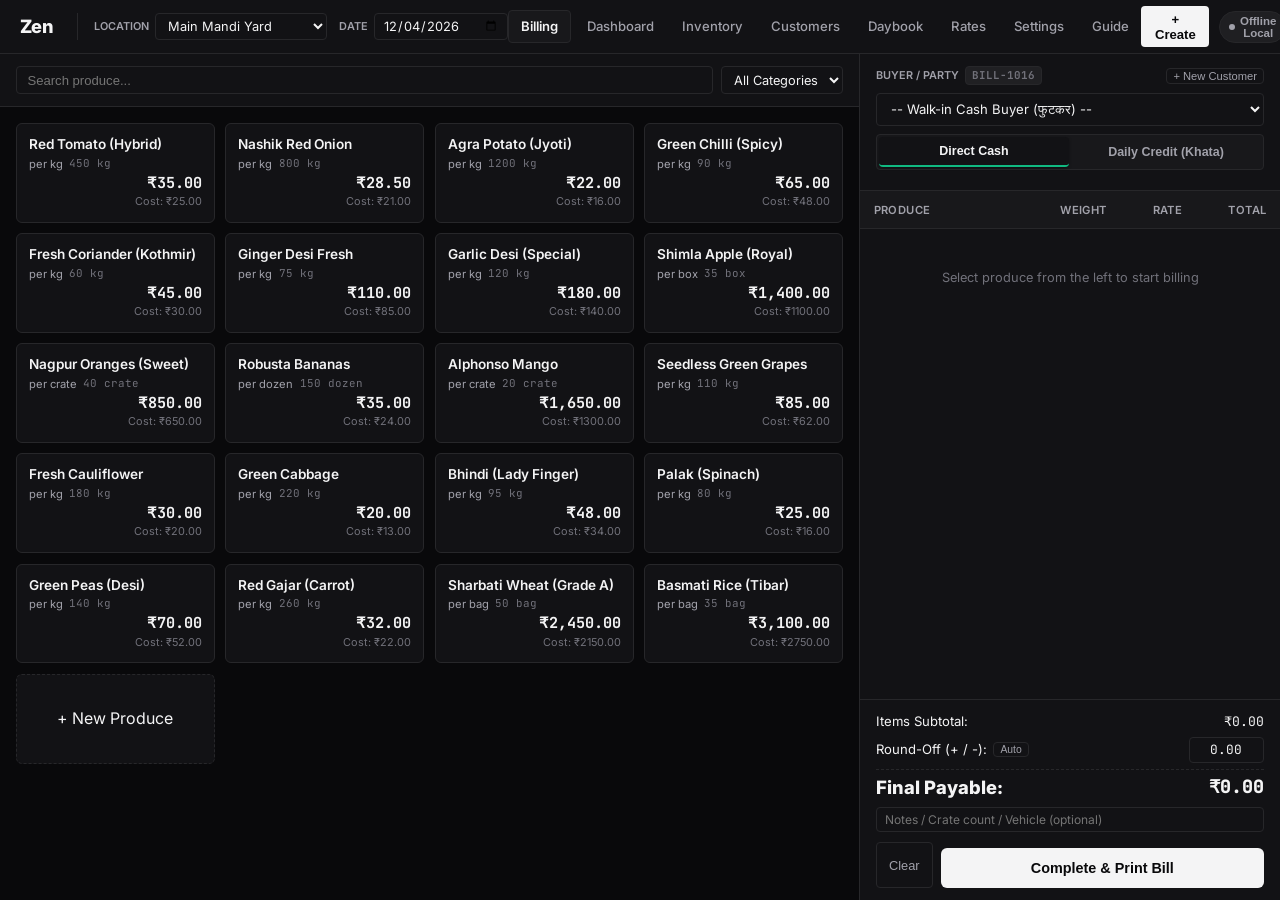
<file: index.html>
<!DOCTYPE html>
<html lang="en" data-theme="dark">
<head>
  <meta charset="UTF-8">
  <meta name="viewport" content="width=device-width, initial-scale=1.0">
  <title>Zen — Billing</title>
  <link rel="preconnect" href="https://fonts.googleapis.com">
  <link rel="preconnect" href="https://fonts.gstatic.com" crossorigin>
  <link href="https://fonts.googleapis.com/css2?family=Inter:wght@400;500;600;700;800&family=JetBrains+Mono:wght@400;500;600;700&display=swap" rel="stylesheet">
  <link rel="stylesheet" href="styles.css">
</head>
<body>
  <!-- Shared Header -->
  <header id="sharedHeader" class="app-header">
    <div class="header-left">
      <a href="index.html" class="brand-link">
        <span class="brand-text">Mandi</span>
      </a>
      <div class="header-context">
        <div class="context-group">
          <label class="context-label" data-i18n="label_location">Location</label>
          <select id="sharedLocSelect" class="header-select">
            <option value="loc-1">Main Mandi Yard</option>
            <option value="loc-2">Wholesale Shed B</option>
            <option value="loc-3">Fruit Auction Platform</option>
          </select>
        </div>
        <div class="context-group">
          <label class="context-label" data-i18n="label_date">Date</label>
          <input type="date" id="sharedDateSelect" class="header-date">
        </div>
      </div>
    </div>

    <!-- Desktop Navigation Links -->
    <nav class="desktop-nav">
      <a href="index.html" class="nav-item active" data-i18n="nav_billing">Billing</a>
      <a href="dashboard.html" class="nav-item" data-i18n="nav_dashboard">Dashboard</a>
      <a href="customers.html" class="nav-item" data-i18n="nav_customers">Customers</a>
      <a href="daybook.html" class="nav-item" data-i18n="nav_daybook">Daybook</a>
      <a href="items.html" class="nav-item" data-i18n="nav_rates">Rates</a>
      <a href="settings.html" class="nav-item" data-i18n="nav_settings">Settings</a>
    </nav>

    <!-- Header Actions -->
    <div class="header-right">
      <div class="create-dropdown-wrap">
        <button id="createMenuBtn" class="btn-create" data-i18n="btn_create">+ Create</button>
      </div>
      <button id="sharedLangToggle" class="btn-icon" title="Toggle Language">हिन्दी</button>
      <button id="sharedThemeToggle" class="btn-icon" title="Toggle Theme">
        <span class="theme-sun">Light</span>
        <span class="theme-moon">Dark</span>
      </button>
    </div>
  </header>

  <!-- Billing Workspace -->
  <main class="billing-layout">
    
    <!-- LEFT: Catalog & Item Selection -->
    <section class="billing-catalog">
      <div class="catalog-search-bar">
        <input type="text" id="catalogSearch" class="search-input" placeholder="Search produce..." style="flex:1;">
        <select id="catalogCategory" class="header-select">
          <option value="ALL">All Categories</option>
        </select>
      </div>

      <div class="catalog-items-grid" id="catalogGrid">
        <!-- Rendered via JS -->
      </div>
    </section>

    <!-- RIGHT: Active Bill Docket -->
    <section class="billing-docket">
      <div class="docket-top">
        <div class="buyer-selector-bar">
          <div style="display:flex; justify-content:space-between; align-items:center;">
            <div style="display:flex; align-items:center; gap:0.4rem;">
              <button type="button" class="btn-ghost mobile-back-to-catalog" onclick="scrollToCatalog()" style="padding:1px 6px; font-size:0.7rem;">&uarr; Catalog</button>
              <label class="context-label">Buyer / Party</label>
              <span class="badge font-mono" id="docketNextBillBadge" style="font-size:0.68rem; background:rgba(255,255,255,0.06); color:var(--text-dim); font-weight:700;">BILL-1001</span>
            </div>
            <button type="button" class="btn-ghost" style="padding:1px 6px; font-size:0.7rem;" onclick="openGlobalCustomerModal()">+ New Customer</button>
          </div>
          <select id="docketCustomerSelect" class="form-select">
            <!-- Dynamic customers -->
          </select>

          <!-- Customer Balance Alert (Visible when a customer with existing dues is picked) -->
          <div id="customerDebtAlert" class="customer-due-warning hidden">
            <span><strong>Existing Khata:</strong> Past: <span id="alertPastDue" class="text-danger font-mono font-bold">₹0</span> | Total Due: <span id="alertTotalDue" class="text-danger font-mono font-bold">₹0</span></span>
          </div>

          <!-- Settlement Mode Toggle -->
          <div class="buyer-type-pills">
            <button type="button" class="buyer-type-btn active cash" id="btnTypeCash">
              Direct Cash
            </button>
            <button type="button" class="buyer-type-btn credit" id="btnTypeCredit">
              Daily Credit (Khata)
            </button>
          </div>
        </div>
      </div>

      <!-- Scrollable Cart Table -->
      <div class="docket-items-list">
        <table class="data-table">
          <thead>
            <tr>
              <th style="width:42%;">Produce</th>
              <th style="width:20%; text-align:right;">Weight</th>
              <th style="width:18%; text-align:right;">Rate</th>
              <th style="width:20%; text-align:right;">Total</th>
            </tr>
          </thead>
          <tbody id="docketItemsBody">
            <!-- Dynamic Cart Rows -->
          </tbody>
        </table>
        <div id="docketEmptyMsg" class="docket-empty-state" style="padding:2.5rem 1rem; text-align:center; color:var(--text-dim); font-size:0.8rem;">
          Select produce from the left to start billing
        </div>
      </div>

      <!-- Docket Summary & Checkout -->
      <div class="docket-summary">
        <div class="docket-line">
          <span class="text-muted">Items Subtotal:</span>
          <span class="font-mono font-bold" id="docketGrossVal">₹0.00</span>
        </div>

        <div class="docket-line">
          <div style="display:flex; align-items:center; gap:0.4rem;">
            <span class="text-muted">Round-Off (+ / -):</span>
            <button type="button" class="btn-ghost" id="btnAutoRound" style="padding:1px 6px; font-size:0.65rem;" title="Auto round-off to nearest rupee">Auto</button>
          </div>
          <input type="number" id="docketRoundOff" class="roundoff-input-field" step="0.5" value="0.00">
        </div>

        <div class="docket-line grand">
          <span>Final Payable:</span>
          <span class="font-mono" id="docketFinalVal">₹0.00</span>
        </div>

        <input type="text" id="docketNotes" placeholder="Notes / Crate count / Vehicle (optional)" class="form-input" style="padding:0.25rem 0.5rem; font-size:0.75rem;">

        <div style="display:flex; gap:0.5rem; margin-top:0.25rem;">
          <button type="button" class="btn-ghost" id="docketClearBtn" style="padding:0.6rem 0.75rem;">Clear</button>
          <button type="button" class="btn-checkout" id="docketCompleteBtn" style="flex:1;">Complete & Print Bill</button>
        </div>
      </div>

    </section>
  </main>

  <!-- Floating Mobile Docket Bar -->
  <div id="mobileCartBar" class="mobile-cart-bar hidden" onclick="scrollToDocket()">
    <div style="display:flex; align-items:center; gap:0.6rem;">
      <span class="mobile-cart-badge" id="mobileCartCount">0 items</span>
      <span class="mobile-cart-total font-mono font-bold" id="mobileCartTotal">₹0.00</span>
    </div>
    <span class="btn-primary" style="padding:0.3rem 0.65rem; font-size:0.74rem;">
      View Bill &rarr;
    </span>
  </div>

  <!-- Mobile Bottom Nav -->
  <nav id="sharedMobileNav" class="mobile-bottom-nav"></nav>

  <script src="store.js?v=2"></script>
  <script>
    // ==========================================
    // BILLING TERMINAL CONTROLLER
    // ==========================================
    let currentSaleType = 'DIRECT';
    let activeCart = [];

    document.addEventListener('DOMContentLoaded', () => {
      initSharedUI('billing');
      initBillingTerminal();
      populateCategoryFilter();
      renderCatalog();
      populateCustomerSelect();
      renderCart();
    });

    function initBillingTerminal() {
      // Set initial next bill badge
      const nextBadge = document.getElementById('docketNextBillBadge');
      if (nextBadge) nextBadge.textContent = store.getNextBillNumber();

      // Search and category
      document.getElementById('catalogSearch')?.addEventListener('input', renderCatalog);
      document.getElementById('catalogCategory')?.addEventListener('change', renderCatalog);

      // Payment Type Switcher
      const cashBtn = document.getElementById('btnTypeCash');
      const creditBtn = document.getElementById('btnTypeCredit');

      cashBtn?.addEventListener('click', () => {
        currentSaleType = 'DIRECT';
        cashBtn.classList.add('active');
        creditBtn.classList.remove('active');
      });

      creditBtn?.addEventListener('click', () => {
        currentSaleType = 'CREDIT';
        creditBtn.classList.add('active');
        cashBtn.classList.remove('active');
      });

      // Auto round-off button
      document.getElementById('btnAutoRound')?.addEventListener('click', () => {
        const gross = activeCart.reduce((sum, i) => sum + (Number(i.lineTotal) || 0), 0);
        const rounded = Math.round(gross);
        const diff = Number((rounded - gross).toFixed(2));
        const roundInput = document.getElementById('docketRoundOff');
        if (roundInput) {
          roundInput.value = diff.toFixed(2);
          renderCartTotals();
        }
      });

      // Customer selection change: sync payment type & debt alert
      document.getElementById('docketCustomerSelect')?.addEventListener('change', (e) => {
        const custId = e.target.value;
        if (!custId) {
          currentSaleType = 'DIRECT';
          cashBtn?.classList.add('active');
          creditBtn?.classList.remove('active');
        } else {
          currentSaleType = 'CREDIT';
          creditBtn?.classList.add('active');
          cashBtn?.classList.remove('active');
        }
        updateCustomerDebtAlert(custId);
      });

      // Re-check debt alert on payment saved or cross-tab sync
      window.addEventListener('mandi:payment-saved', () => {
        const curId = document.getElementById('docketCustomerSelect')?.value;
        if (curId) updateCustomerDebtAlert(curId);
      });
      window.addEventListener('mandi:storage-sync', () => {
        const curId = document.getElementById('docketCustomerSelect')?.value;
        if (curId) updateCustomerDebtAlert(curId);
        if (nextBadge) nextBadge.textContent = store.getNextBillNumber();
      });

      // Round-off
      document.getElementById('docketRoundOff')?.addEventListener('input', renderCartTotals);

      // Clear & Checkout
      document.getElementById('docketClearBtn')?.addEventListener('click', () => {
        const custSelect = document.getElementById('docketCustomerSelect');
        if (activeCart.length === 0 && (!custSelect || !custSelect.value)) return;
        if (confirm('Clear current bill?')) {
          activeCart = [];
          document.getElementById('docketRoundOff').value = '0.00';
          document.getElementById('docketNotes').value = '';
          if (custSelect) custSelect.value = '';
          document.getElementById('customerDebtAlert')?.classList.add('hidden');
          currentSaleType = 'DIRECT';
          document.getElementById('btnTypeCash')?.classList.add('active');
          document.getElementById('btnTypeCredit')?.classList.remove('active');
          renderCart();
        }
      });

      document.getElementById('docketCompleteBtn')?.addEventListener('click', completeBill);
    }

    function updateCustomerDebtAlert(custId) {
      const alertBox = document.getElementById('customerDebtAlert');
      if (!alertBox) return;
      if (!custId) {
        alertBox.classList.add('hidden');
        return;
      }
      const dues = store.getCustomerBalanceBreakdown(custId, store.currentDate);
      if (dues.totalOverdue > 0) {
        alertBox.style.borderColor = 'var(--color-danger)';
        alertBox.style.background = 'rgba(239, 68, 68, 0.1)';
        let details = `Past: <span class="text-danger font-mono font-bold">${formatCurrency(dues.pastOverdue)}</span>`;
        if (dues.todaysCredit > 0) {
          details += ` | Today: <span class="text-warning font-mono font-bold">${formatCurrency(dues.todaysCredit)}</span>`;
        }
        details += ` | Total Due: <span class="text-danger font-mono font-bold">${formatCurrency(dues.totalOverdue)}</span>`;
        alertBox.innerHTML = `<span><strong>Existing Khata:</strong> ${details}</span>`;
        alertBox.classList.remove('hidden');
      } else if (dues.advanceCredit > 0) {
        alertBox.style.borderColor = 'var(--color-success)';
        alertBox.style.background = 'rgba(16, 185, 129, 0.1)';
        alertBox.innerHTML = `<span><strong>Advance Deposit (Jama):</strong> <span class="text-success font-mono font-bold">${formatCurrency(dues.advanceCredit)}</span> available</span>`;
        alertBox.classList.remove('hidden');
      } else {
        alertBox.classList.add('hidden');
      }
    }

    function populateCategoryFilter() {
      const select = document.getElementById('catalogCategory');
      if (!select) return;
      const currentVal = select.value || 'ALL';
      const categories = Array.from(new Set(
        store.data.items.map(i => (i.category || '').trim()).filter(Boolean)
      )).sort();

      select.innerHTML = `
        <option value="ALL">All Categories</option>
        ${categories.map(c => `<option value="${c}" ${c.toLowerCase() === currentVal.toLowerCase() ? 'selected' : ''}>${c}</option>`).join('')}
      `;
    }

    function populateCustomerSelect() {
      const select = document.getElementById('docketCustomerSelect');
      if (!select) return;
      const currentSelected = select.value;
      const allCustomers = store.data.customers || [];
      const currentStall = allCustomers.filter(c => !c.locationId || c.locationId === store.currentLocationId);
      const otherStalls = allCustomers.filter(c => c.locationId && c.locationId !== store.currentLocationId);

      let optionsHtml = '<option value="">-- Walk-in Cash Buyer (फुटकर) --</option>';
      if (currentStall.length > 0) {
        optionsHtml += currentStall.map(c => `<option value="${c.id}">${c.name} (${c.phone || 'No phone'})</option>`).join('');
      }
      if (otherStalls.length > 0) {
        optionsHtml += '<optgroup label="Other Market Stalls / Platforms">';
        optionsHtml += otherStalls.map(c => {
          const loc = store.data.locations.find(l => l.id === c.locationId);
          const locCode = loc ? (loc.code || loc.name) : 'Other';
          return `<option value="${c.id}">${c.name} (${c.phone || 'No phone'}) [${locCode}]</option>`;
        }).join('');
        optionsHtml += '</optgroup>';
      }
      select.innerHTML = optionsHtml;
      if (currentSelected) select.value = currentSelected;
    }

    function renderCatalog() {
      const grid = document.getElementById('catalogGrid');
      const search = (document.getElementById('catalogSearch')?.value || '').toLowerCase();
      const cat = document.getElementById('catalogCategory')?.value || 'ALL';

      let items = store.data.items;
      if (cat !== 'ALL') {
        items = items.filter(i => (i.category || '').toLowerCase() === cat.toLowerCase());
      }
      if (search) {
        items = items.filter(i => i.name.toLowerCase().includes(search));
      }

      let html = items.map(item => {
        const stock = Number(item.currentStock) || 0;
        const minAlert = Number(item.minAlertStock) || 20;
        let stockBadge = '';
        if (stock <= 0) {
          stockBadge = `<span class="badge" style="background:rgba(239,68,68,0.15); color:var(--color-danger); font-size:0.65rem; padding:1px 4px;">Out of stock</span>`;
        } else if (stock <= minAlert) {
          stockBadge = `<span class="badge" style="background:rgba(245,158,11,0.15); color:var(--color-warning); font-size:0.65rem; padding:1px 4px;">Low: ${stock} ${item.unit}</span>`;
        } else {
          stockBadge = `<span style="font-size:0.68rem; color:var(--text-dim); font-family:var(--font-mono);">${stock} ${item.unit}</span>`;
        }

        return `
          <div class="item-tile" onclick="addItemToCart('${item.id}')">
            <div style="flex:1;">
              <div class="tile-name">${item.name}</div>
              <div style="display:flex; gap:0.4rem; align-items:center; margin-top:2px;">
                <span class="tile-unit">per ${item.unit}</span>
                ${stockBadge}
              </div>
            </div>
            <div style="text-align:right;">
              <div class="tile-rate">${formatCurrency(item.defaultRate)}</div>
              ${item.costPrice ? `<div style="font-size:0.68rem; color:var(--text-dim);">Cost: ₹${Number(item.costPrice).toFixed(2)}</div>` : ''}
            </div>
          </div>
        `;
      }).join('');

      // "+ Custom Item" tile
      html += `
        <div class="item-tile" style="border-style:dashed; align-items:center; justify-content:center; text-align:center;" onclick="openGlobalItemModal()">
          <span class="text-muted font-bold">+ New Produce</span>
        </div>
      `;

      grid.innerHTML = html;
    }

    function addItemToCart(itemId) {
      const item = store.data.items.find(i => i.id === itemId);
      if (!item) return;

      const existing = activeCart.find(i => i.itemId === item.id);
      if (existing) {
        existing.weight += (item.unit === 'kg' ? 5 : 1);
        existing.lineTotal = Number((existing.weight * existing.rate).toFixed(2));
      } else {
        const defaultWeight = (item.unit === 'box' || item.unit === 'crate' || item.unit === 'bag') ? 1 : 10;
        activeCart.push({
          id: 'cart-' + Date.now() + '-' + Math.floor(Math.random() * 100),
          itemId: item.id,
          itemName: item.name,
          unit: item.unit,
          weight: defaultWeight,
          rate: item.defaultRate,
          lineTotal: Number((defaultWeight * item.defaultRate).toFixed(2))
        });
      }

      renderCart();
    }

    function renderCart() {
      const tbody = document.getElementById('docketItemsBody');
      const emptyMsg = document.getElementById('docketEmptyMsg');

      if (activeCart.length === 0) {
        tbody.innerHTML = '';
        emptyMsg?.classList.remove('hidden');
        renderCartTotals();
        return;
      }

      emptyMsg?.classList.add('hidden');

      tbody.innerHTML = activeCart.map(item => `
        <tr>
          <td>
            <div class="font-bold" style="font-size:0.8rem;">${item.itemName}</div>
            <small class="text-muted">${item.unit}</small>
          </td>
          <td style="text-align:right;">
            <input type="number" class="form-input font-mono" style="width:60px; text-align:right; padding:2px 4px;" step="0.5" min="0.1" value="${item.weight}" oninput="updateCartItemWeight('${item.id}', this.value)">
          </td>
          <td style="text-align:right;">
            <input type="number" class="form-input font-mono" style="width:60px; text-align:right; padding:2px 4px;" step="0.5" min="0" value="${item.rate}" oninput="updateCartItemRate('${item.id}', this.value)">
          </td>
          <td style="text-align:right; font-family:var(--font-mono); font-weight:700;">
            <span id="lineTotal-${item.id}">${formatCurrency(item.lineTotal)}</span>
            <button class="btn-ghost" style="padding:0 3px; border:none; color:var(--color-danger);" onclick="removeCartItem('${item.id}')">&times;</button>
          </td>
        </tr>
      `).join('');

      renderCartTotals();
    }

    function updateCartItemWeight(cartId, val) {
      const item = activeCart.find(i => i.id === cartId);
      if (!item) return;
      item.weight = parseFloat(val) || 0;
      item.lineTotal = Number((item.weight * item.rate).toFixed(2));
      const lineEl = document.getElementById(`lineTotal-${item.id}`);
      if (lineEl) lineEl.textContent = formatCurrency(item.lineTotal);
      renderCartTotals();
    }

    function updateCartItemRate(cartId, val) {
      const item = activeCart.find(i => i.id === cartId);
      if (!item) return;
      item.rate = parseFloat(val) || 0;
      item.lineTotal = Number((item.weight * item.rate).toFixed(2));
      const lineEl = document.getElementById(`lineTotal-${item.id}`);
      if (lineEl) lineEl.textContent = formatCurrency(item.lineTotal);
      renderCartTotals();
    }

    function removeCartItem(cartId) {
      activeCart = activeCart.filter(i => i.id !== cartId);
      renderCart();
    }

    function renderCartTotals() {
      const gross = activeCart.reduce((sum, i) => sum + (Number(i.lineTotal) || 0), 0);
      const roundOff = parseFloat(document.getElementById('docketRoundOff')?.value) || 0;
      const finalAmount = Math.max(0, gross + roundOff);

      document.getElementById('docketGrossVal').textContent = formatCurrency(gross);
      document.getElementById('docketFinalVal').textContent = formatCurrency(finalAmount);

      // Update mobile floating bar
      const mobileBar = document.getElementById('mobileCartBar');
      const mobileCount = document.getElementById('mobileCartCount');
      const mobileTotal = document.getElementById('mobileCartTotal');
      if (mobileBar && mobileCount && mobileTotal) {
        if (activeCart.length > 0) {
          mobileBar.classList.remove('hidden');
          mobileCount.textContent = `${activeCart.length} item${activeCart.length === 1 ? '' : 's'}`;
          mobileTotal.textContent = formatCurrency(finalAmount);
        } else {
          mobileBar.classList.add('hidden');
        }
      }
    }

    function scrollToDocket() {
      const checkoutBtn = document.getElementById('docketCompleteBtn');
      if (checkoutBtn) {
        checkoutBtn.scrollIntoView({ behavior: 'smooth', block: 'center' });
      } else {
        const docket = document.querySelector('.billing-docket');
        if (docket) docket.scrollIntoView({ behavior: 'smooth' });
      }
    }

    function scrollToCatalog() {
      window.scrollTo({ top: 0, behavior: 'smooth' });
    }

    function completeBill() {
      if (activeCart.length === 0) {
        alert('Please add at least one produce item to the bill!');
        return;
      }

      const custId = document.getElementById('docketCustomerSelect').value;
      if (currentSaleType === 'CREDIT' && !custId) {
        alert('Please select a customer for Daily Credit sale!');
        return;
      }

      const gross = activeCart.reduce((sum, i) => sum + (Number(i.lineTotal) || 0), 0);
      const roundOff = parseFloat(document.getElementById('docketRoundOff').value) || 0;
      const finalAmount = Math.max(0, gross + roundOff);
      const notes = (document.getElementById('docketNotes')?.value || '').trim();

      const cust = store.data.customers.find(c => c.id === custId);
      const custName = cust ? cust.name : 'Walk-in Cash Buyer';

      const now = new Date();
      const timeStr = now.toLocaleTimeString([], { hour: '2-digit', minute: '2-digit' });

      let totalCost = 0;
      const saleItems = activeCart.map(i => {
        const itemMaster = store.data.items.find(itm => itm.id === i.itemId);
        const costPrice = itemMaster ? (Number(itemMaster.costPrice) || 0) : 0;
        const lineCost = (Number(i.weight) || 0) * costPrice;
        const lineProfit = (Number(i.lineTotal) || 0) - lineCost;
        totalCost += lineCost;

        return {
          itemId: i.itemId,
          itemName: i.itemName,
          unit: i.unit,
          weight: i.weight,
          rate: i.rate,
          costPrice,
          lineTotal: i.lineTotal,
          lineCost,
          profit: lineProfit
        };
      });

      const grossProfit = finalAmount - totalCost;
      const profitMargin = finalAmount > 0 ? (grossProfit / finalAmount) * 100 : 0;

      const newSale = {
        id: 'sale-' + Date.now(),
        billNo: store.getNextBillNumber(),
        date: store.currentDate,
        time: timeStr,
        locationId: store.currentLocationId,
        saleType: currentSaleType,
        customerId: custId || null,
        customerName: custName,
        items: saleItems,
        grossSubtotal: gross,
        roundOff,
        finalAmount,
        totalCost,
        grossProfit,
        profitMargin,
        paidToday: currentSaleType === 'DIRECT' ? finalAmount : 0,
        notes
      };

      // Auto-deplete inventory stock on bill creation
      activeCart.forEach(i => {
        const itm = store.data.items.find(x => x.id === i.itemId);
        if (itm) {
          itm.currentStock = Math.max(0, (Number(itm.currentStock) || 0) - (Number(i.weight) || 0));
        }
      });

      store.data.sales.unshift(newSale);
      store.save(store.data);

      if (typeof syncBillToCloudAsync === 'function') {
        syncBillToCloudAsync(newSale);
      }

      // Reset cart and buyer selection back to walk-in cash
      activeCart = [];
      document.getElementById('docketRoundOff').value = '0.00';
      document.getElementById('docketNotes').value = '';

      const custSelect = document.getElementById('docketCustomerSelect');
      if (custSelect) custSelect.value = '';
      document.getElementById('customerDebtAlert')?.classList.add('hidden');

      currentSaleType = 'DIRECT';
      document.getElementById('btnTypeCash')?.classList.add('active');
      document.getElementById('btnTypeCredit')?.classList.remove('active');

      const nextBadge = document.getElementById('docketNextBillBadge');
      if (nextBadge) nextBadge.textContent = store.getNextBillNumber();

      renderCart();

      // Show receipt modal
      showReceiptSlip(newSale.id);
    }
  </script>
</body>
</html>
</file>
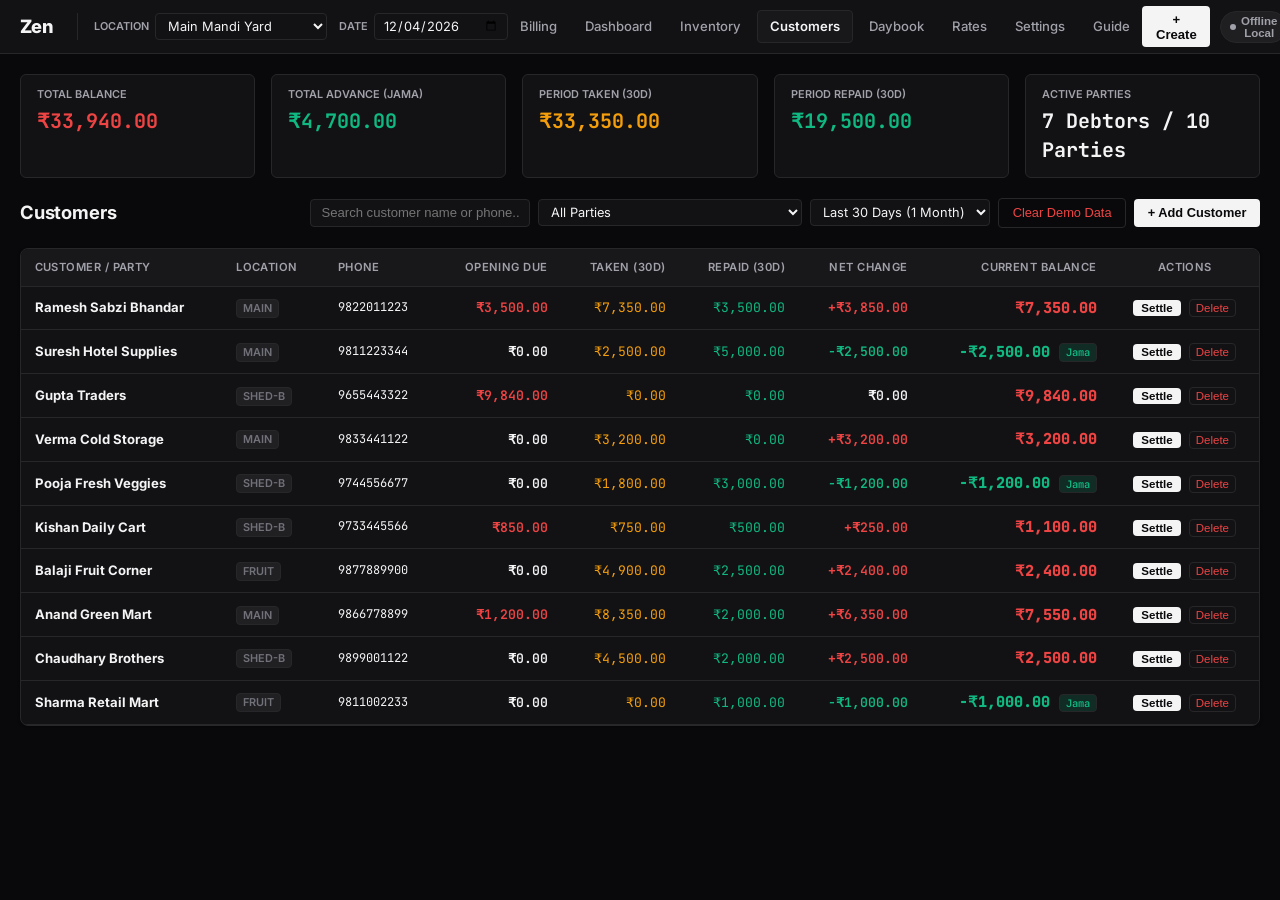
<file: customers.html>
<!DOCTYPE html>
<html lang="en" data-theme="dark">
<head>
  <meta charset="UTF-8">
  <meta name="viewport" content="width=device-width, initial-scale=1.0">
  <title>Zen — Customers</title>
  <link rel="preconnect" href="https://fonts.googleapis.com">
  <link rel="preconnect" href="https://fonts.gstatic.com" crossorigin>
  <link href="https://fonts.googleapis.com/css2?family=Inter:wght@400;500;600;700;800&family=JetBrains+Mono:wght@400;500;600;700&display=swap" rel="stylesheet">
  <link rel="stylesheet" href="styles.css">
</head>
<body>
  <header id="sharedHeader" class="app-header">
    <div class="header-left">
      <a href="index.html" class="brand-link">
        <span class="brand-text">Mandi</span>
      </a>
      <div class="header-context">
        <div class="context-group">
          <label class="context-label" data-i18n="label_location">Location</label>
          <select id="sharedLocSelect" class="header-select">
            <option value="loc-1">Main Mandi Yard</option>
            <option value="loc-2">Wholesale Shed B</option>
            <option value="loc-3">Fruit Auction Platform</option>
          </select>
        </div>
        <div class="context-group">
          <label class="context-label" data-i18n="label_date">Date</label>
          <input type="date" id="sharedDateSelect" class="header-date">
        </div>
      </div>
    </div>

    <!-- Desktop Navigation Links -->
    <nav class="desktop-nav">
      <a href="index.html" class="nav-item" data-i18n="nav_billing">Billing</a>
      <a href="dashboard.html" class="nav-item" data-i18n="nav_dashboard">Dashboard</a>
      <a href="customers.html" class="nav-item active" data-i18n="nav_customers">Customers</a>
      <a href="daybook.html" class="nav-item" data-i18n="nav_daybook">Daybook</a>
      <a href="items.html" class="nav-item" data-i18n="nav_rates">Rates</a>
      <a href="settings.html" class="nav-item" data-i18n="nav_settings">Settings</a>
    </nav>

    <!-- Header Actions -->
    <div class="header-right">
      <div class="create-dropdown-wrap">
        <button id="createMenuBtn" class="btn-create" data-i18n="btn_create">+ Create</button>
      </div>
      <button id="sharedLangToggle" class="btn-icon" title="Toggle Language">हिन्दी</button>
      <button id="sharedThemeToggle" class="btn-icon" title="Toggle Theme">
        <span class="theme-sun">Light</span>
        <span class="theme-moon">Dark</span>
      </button>
    </div>
  </header>

  <main class="page-container">
    
    <!-- Top Summary Ribbon -->
    <div class="summary-strip" id="customersSummaryStrip">
      <div class="strip-card">
        <span class="strip-label" data-i18n="total_due">Total Outstanding Debt</span>
        <div class="strip-val text-danger" id="summaryTotalDebt">₹0.00</div>
      </div>
      <div class="strip-card">
        <span class="strip-label">Total Advance (Jama)</span>
        <div class="strip-val text-success" id="summaryTotalAdvance">₹0.00</div>
      </div>
      <div class="strip-card">
        <span class="strip-label" id="summaryPeriodLabel1">Today's Taken</span>
        <div class="strip-val text-warning" id="summaryPeriodVal1">₹0.00</div>
      </div>
      <div class="strip-card">
        <span class="strip-label" id="summaryPeriodLabel2">Today's Repaid</span>
        <div class="strip-val text-success" id="summaryPeriodVal2">₹0.00</div>
      </div>
      <div class="strip-card">
        <span class="strip-label">Active Parties</span>
        <div class="strip-val" id="summaryPartiesCount">0</div>
      </div>
    </div>

    <div class="page-header">
      <h2 class="page-title" data-i18n="nav_customers">Customers & Khata Ledger</h2>
      <div class="page-toolbar">
        <input type="text" id="custSearchInput" class="search-input" placeholder="Search customer name or phone...">
        <select id="custStatusFilter" class="header-select">
          <option value="ALL">All Parties</option>
          <option value="DEBTORS">Pending Debtors Only (Balance &gt; ₹0)</option>
          <option value="ADVANCE">Advance Balance Only (Jama &gt; ₹0)</option>
          <option value="CLEAR">Settled Only (Zero Due)</option>
        </select>
        <select id="custPeriodFilter" class="header-select">
          <option value="1D">Today (1 Day)</option>
          <option value="1W">Last 7 Days (1 Week)</option>
          <option value="1M" selected>Last 30 Days (1 Month)</option>
          <option value="6M">Last 6 Months</option>
          <option value="ALL">All Time</option>
        </select>
        <button type="button" class="btn-ghost" id="btnClearDemoCustomersBtn" onclick="handleClearDemoCustomers()" style="color:var(--color-danger); border-color:var(--border-subtle);" title="Clear all demo customer entries">Clear Demo Data</button>
        <button type="button" class="btn-primary" onclick="openGlobalCustomerModal()">+ Add Customer</button>
      </div>
    </div>

    <!-- Customers Table -->
    <div class="table-card">
      <table class="data-table">
        <thead id="customersTableHead">
          <!-- Dynamically updated based on period -->
        </thead>
        <tbody id="customersTableBody">
          <!-- Rendered via JS -->
        </tbody>
      </table>
    </div>

  </main>

  <!-- Mobile Bottom Nav -->
  <nav id="sharedMobileNav" class="mobile-bottom-nav"></nav>

  <!-- Detailed Customer Statement Modal -->
  <div id="statementModal" class="modal-backdrop hidden">
    <div class="modal-box modal-lg">
      <div class="modal-header">
        <div>
          <h3 class="modal-title" id="statementCustName">Customer Ledger</h3>
          <span class="context-label" id="statementCustPhone">Phone: --</span>
        </div>
        <div style="display:flex; align-items:center; gap:0.5rem;">
          <select id="statementPeriodSelect" class="header-select">
            <option value="1D">Today (1D)</option>
            <option value="1W">7 Days</option>
            <option value="1M">30 Days</option>
            <option value="6M">6 Months</option>
            <option value="ALL">All Time</option>
          </select>
          <button class="modal-close" onclick="closeModal('statementModal')">&times;</button>
        </div>
      </div>
      <div style="padding:1.25rem;">
        
        <!-- Balance Breakdown Box -->
        <div class="modal-dues-box" style="margin-bottom:1rem;">
          <div><span class="context-label" id="statLbl1">Opening Due:</span> <strong id="statPast" class="text-danger font-mono font-bold">₹0.00</strong></div>
          <div><span class="context-label" id="statLbl2">Period Taken:</span> <strong id="statToday" class="text-warning font-mono font-bold">₹0.00</strong></div>
          <div><span class="context-label" id="statLbl3">Period Repaid:</span> <strong id="statRepaid" class="text-success font-mono font-bold">₹0.00</strong></div>
          <div><span class="context-label">Net Balance:</span> <strong id="statNet" class="font-mono font-bold" style="font-size:1.05rem;">₹0.00</strong></div>
        </div>

        <div style="display:flex; justify-content:space-between; align-items:center; margin-bottom:0.5rem;">
          <h4 style="font-size:0.88rem; font-weight:700;">Transaction History</h4>
          <button id="statementSettleBtn" class="btn-primary" style="padding:0.3rem 0.75rem; font-size:0.75rem;">Receive Payment</button>
        </div>

        <div class="table-card" style="max-height:320px; overflow-y:auto;">
          <table class="data-table">
            <thead>
              <tr>
                <th>Date & Time</th>
                <th>Type</th>
                <th>Details / Items</th>
                <th style="text-align:right;">Debit (Taken)</th>
                <th style="text-align:right;">Credit (Paid)</th>
                <th style="text-align:center;">Action</th>
              </tr>
            </thead>
            <tbody id="statementHistoryBody">
              <!-- Rendered via JS -->
            </tbody>
          </table>
        </div>

      </div>
      <div class="modal-footer" style="display:flex; justify-content:space-between; align-items:center;">
        <div>
          <button type="button" class="btn-ghost" onclick="closeModal('statementModal')">Close</button>
          <button type="button" class="btn-ghost" style="color:var(--color-danger); border-color:var(--color-danger-border); margin-left:6px;" onclick="handleDeleteFromStatementModal()">Delete Customer</button>
        </div>
        <button type="button" class="btn-whatsapp" id="btnShareStatementWhatsApp" onclick="handleShareActiveStatementWhatsApp()" title="Share statement via WhatsApp">Share WhatsApp</button>
      </div>
    </div>
  </div>

  <script src="store.js?v=2"></script>
  <script>
    let activeCustIdForStatement = null;

    document.addEventListener('DOMContentLoaded', () => {
      initSharedUI('customers');

      const urlParams = new URLSearchParams(window.location.search);
      const searchParam = urlParams.get('search');
      if (searchParam) {
        const searchInput = document.getElementById('custSearchInput');
        if (searchInput) {
          searchInput.value = searchParam;
        }
      }

      renderCustomersPage();

      const idParam = urlParams.get('id');
      if (idParam) {
        viewCustomerStatement(idParam);
      }

      document.getElementById('custSearchInput')?.addEventListener('input', renderCustomersTable);
      document.getElementById('custStatusFilter')?.addEventListener('change', renderCustomersTable);
      document.getElementById('custPeriodFilter')?.addEventListener('change', renderCustomersTable);

      document.getElementById('statementPeriodSelect')?.addEventListener('change', (e) => {
        if (activeCustIdForStatement) {
          viewCustomerStatement(activeCustIdForStatement, e.target.value);
        }
      });
    });

    function renderCustomersPage() {
      renderCustomersTable();
    }

    function renderCustomersTable() {
      const thead = document.getElementById('customersTableHead');
      const tbody = document.getElementById('customersTableBody');
      const search = (document.getElementById('custSearchInput')?.value || '').toLowerCase();
      const statusFilter = document.getElementById('custStatusFilter')?.value || 'ALL';
      const period = document.getElementById('custPeriodFilter')?.value || '1M';
      const periodName = period === '1D' ? '1D' : (period === '1W' ? '7D' : (period === '1M' ? '30D' : (period === '6M' ? '6M' : 'All')));

      // Dynamic header based on period
      if (period === '1D') {
        thead.innerHTML = `
          <tr>
            <th>Customer / Party</th>
            <th>Location</th>
            <th>Phone</th>
            <th style="text-align:right;">Past Overdue</th>
            <th style="text-align:right;">Today's Taken</th>
            <th style="text-align:right;">Today's Repaid</th>
            <th style="text-align:right;">Today's Overdue</th>
            <th style="text-align:right;">Total Balance</th>
            <th style="text-align:center;">Actions</th>
          </tr>
        `;
      } else {
        thead.innerHTML = `
          <tr>
            <th>Customer / Party</th>
            <th>Location</th>
            <th>Phone</th>
            <th style="text-align:right;">Opening Due</th>
            <th style="text-align:right;">Taken (${periodName})</th>
            <th style="text-align:right;">Repaid (${periodName})</th>
            <th style="text-align:right;">Net Change</th>
            <th style="text-align:right;">Current Balance</th>
            <th style="text-align:center;">Actions</th>
          </tr>
        `;
      }

      let customers = store.data.customers || [];

      if (search) {
        customers = customers.filter(c =>
          c.name.toLowerCase().includes(search) ||
          (c.phone && c.phone.includes(search))
        );
      }

      if (statusFilter === 'DEBTORS') {
        customers = customers.filter(c => {
          const bal = store.getCustomerBalanceBreakdown(c.id, store.currentDate);
          return bal.totalOverdue > 0;
        });
      } else if (statusFilter === 'ADVANCE') {
        customers = customers.filter(c => {
          const bal = store.getCustomerBalanceBreakdown(c.id, store.currentDate);
          return bal.advanceCredit > 0;
        });
      } else if (statusFilter === 'CLEAR') {
        customers = customers.filter(c => {
          const bal = store.getCustomerBalanceBreakdown(c.id, store.currentDate);
          return bal.totalOverdue <= 0 && (!bal.advanceCredit || bal.advanceCredit <= 0);
        });
      }

      // Dynamically compute summary metrics across the filtered list
      let grandTotalDebt = 0;
      let grandTotalAdvance = 0;
      let totalTaken = 0;
      let totalRepaid = 0;
      let debtorsCount = 0;

      customers.forEach(c => {
        if (period === '1D') {
          const bal = store.getCustomerBalanceBreakdown(c.id, store.currentDate);
          grandTotalDebt += bal.totalOverdue;
          grandTotalAdvance += bal.advanceCredit;
          totalTaken += bal.todaysCredit;
          totalRepaid += bal.todaysRepaid;
          if (bal.totalOverdue > 0) debtorsCount++;
        } else {
          const p = store.getCustomerPeriodBreakdown(c.id, period, store.currentDate);
          if (p.currentBalance > 0) grandTotalDebt += p.currentBalance;
          else if (p.currentBalance < 0) grandTotalAdvance += Math.abs(p.currentBalance);
          totalTaken += p.periodCredit;
          totalRepaid += p.periodRepaid;
          if (p.currentBalance > 0) debtorsCount++;
        }
      });

      document.getElementById('summaryTotalDebt').textContent = formatCurrency(grandTotalDebt);
      const advEl = document.getElementById('summaryTotalAdvance');
      if (advEl) advEl.textContent = formatCurrency(grandTotalAdvance);

      const lbl1 = document.getElementById('summaryPeriodLabel1');
      const val1 = document.getElementById('summaryPeriodVal1');
      const lbl2 = document.getElementById('summaryPeriodLabel2');
      const val2 = document.getElementById('summaryPeriodVal2');
      if (lbl1 && val1) {
        lbl1.textContent = period === '1D' ? "Today's Taken" : `Period Taken (${periodName})`;
        val1.textContent = formatCurrency(totalTaken);
      }
      if (lbl2 && val2) {
        lbl2.textContent = period === '1D' ? "Today's Repaid" : `Period Repaid (${periodName})`;
        val2.textContent = formatCurrency(totalRepaid);
      }
      const countEl = document.getElementById('summaryPartiesCount');
      if (countEl) {
        countEl.textContent = `${debtorsCount} Debtors / ${customers.length} Parties`;
      }

      if (customers.length === 0) {
        tbody.innerHTML = `<tr><td colspan="9" style="text-align:center; padding:2rem; color:var(--text-dim);">No customers found</td></tr>`;
        return;
      }

      tbody.innerHTML = customers.map(cust => {
        const loc = store.data.locations.find(l => l.id === cust.locationId);
        const locTag = loc ? `<span class="badge" style="font-size:0.68rem; background:rgba(255,255,255,0.06); color:var(--text-dim);">${loc.code || loc.name}</span>` : '<span class="text-dim">--</span>';

        if (period === '1D') {
          const bal = store.getCustomerBalanceBreakdown(cust.id, store.currentDate);
          return `
            <tr class="clickable" onclick="viewCustomerStatement('${cust.id}')">
              <td><strong>${cust.name}</strong></td>
              <td>${locTag}</td>
              <td class="font-mono text-muted" style="font-size:0.75rem;">${cust.phone || '--'}</td>
              <td style="text-align:right; font-family:var(--font-mono); font-weight:600;" class="${bal.pastOverdue > 0 ? 'text-danger' : 'text-dim'}">
                ${formatCurrency(bal.pastOverdue)}
              </td>
              <td style="text-align:right; font-family:var(--font-mono); color:var(--color-warning);">
                ${formatCurrency(bal.todaysCredit)}
              </td>
              <td style="text-align:right; font-family:var(--font-mono); color:var(--color-success);">
                ${formatCurrency(bal.todaysRepaid)}
              </td>
              <td style="text-align:right; font-family:var(--font-mono); font-weight:600;" class="${bal.todaysOverdue > 0 ? 'text-warning' : 'text-dim'}">
                ${formatCurrency(bal.todaysOverdue)}
              </td>
              <td style="text-align:right; font-family:var(--font-mono); font-weight:800; font-size:0.95rem;" class="${bal.totalOverdue > 0 ? 'text-danger' : (bal.advanceCredit > 0 ? 'text-success' : 'text-dim')}">
                ${bal.advanceCredit > 0 ? `${formatCurrency(-bal.advanceCredit)} <span class="badge" style="font-size:0.65rem; background:rgba(16,185,129,0.15); color:var(--color-success); vertical-align:middle;">Jama</span>` : formatCurrency(bal.totalOverdue)}
              </td>
              <td style="text-align:center; white-space:nowrap;" onclick="event.stopPropagation()">
                <button class="btn-primary" style="padding:2px 8px; font-size:0.72rem;" onclick="openGlobalRepaymentModal('${cust.id}')">Settle</button>
                <button class="btn-ghost" style="padding:2px 6px; font-size:0.72rem; color:var(--color-danger); border-color:var(--border-subtle); margin-left:4px;" onclick="confirmDeleteCustomer('${cust.id}')" title="Delete customer">Delete</button>
              </td>
            </tr>
          `;
        } else {
          const p = store.getCustomerPeriodBreakdown(cust.id, period, store.currentDate);
          const netClass = p.netChange > 0 ? 'text-danger' : (p.netChange < 0 ? 'text-success' : 'text-dim');
          const netSign = p.netChange > 0 ? '+' : '';
          return `
            <tr class="clickable" onclick="viewCustomerStatement('${cust.id}')">
              <td><strong>${cust.name}</strong></td>
              <td>${locTag}</td>
              <td class="font-mono text-muted" style="font-size:0.75rem;">${cust.phone || '--'}</td>
              <td style="text-align:right; font-family:var(--font-mono); font-weight:600;" class="${p.openingDue > 0 ? 'text-danger' : (p.openingDue < 0 ? 'text-success' : 'text-dim')}">
                ${formatCurrency(p.openingDue)}
              </td>
              <td style="text-align:right; font-family:var(--font-mono); color:var(--color-warning);">
                ${formatCurrency(p.periodCredit)}
              </td>
              <td style="text-align:right; font-family:var(--font-mono); color:var(--color-success);">
                ${formatCurrency(p.periodRepaid)}
              </td>
              <td style="text-align:right; font-family:var(--font-mono); font-weight:600;" class="${netClass}">
                ${netSign}${formatCurrency(p.netChange)}
              </td>
              <td style="text-align:right; font-family:var(--font-mono); font-weight:800; font-size:0.95rem;" class="${p.currentBalance > 0 ? 'text-danger' : (p.currentBalance < 0 ? 'text-success' : 'text-dim')}">
                ${p.currentBalance < 0 ? `${formatCurrency(p.currentBalance)} <span class="badge" style="font-size:0.65rem; background:rgba(16,185,129,0.15); color:var(--color-success); vertical-align:middle;">Jama</span>` : formatCurrency(p.currentBalance)}
              </td>
              <td style="text-align:center; white-space:nowrap;" onclick="event.stopPropagation()">
                <button class="btn-primary" style="padding:2px 8px; font-size:0.72rem;" onclick="openGlobalRepaymentModal('${cust.id}')">Settle</button>
                <button class="btn-ghost" style="padding:2px 6px; font-size:0.72rem; color:var(--color-danger); border-color:var(--border-subtle); margin-left:4px;" onclick="confirmDeleteCustomer('${cust.id}')" title="Delete customer">Delete</button>
              </td>
            </tr>
          `;
        }
      }).join('');
    }

    function viewCustomerStatement(custId, selectedPeriod = null) {
      activeCustIdForStatement = custId;
      const cust = store.data.customers.find(c => c.id === custId);
      if (!cust) return;

      const period = selectedPeriod || document.getElementById('custPeriodFilter')?.value || '1M';
      const periodSelect = document.getElementById('statementPeriodSelect');
      if (periodSelect && !selectedPeriod) {
        periodSelect.value = period;
      }

      const p = store.getCustomerPeriodBreakdown(custId, period, store.currentDate);
      const loc = store.data.locations.find(l => l.id === cust.locationId);
      const locTag = loc ? ` [${loc.code || loc.name}]` : '';

      document.getElementById('statementCustName').textContent = `${cust.name}${locTag}`;
      document.getElementById('statementCustPhone').textContent = `Phone: ${cust.phone || 'No phone'} | Period: ${p.startDate} to ${p.endDate}`;
      
      document.getElementById('statLbl1').textContent = period === '1D' ? 'Past Overdue:' : 'Opening Due:';
      document.getElementById('statLbl2').textContent = period === '1D' ? "Today's Taken:" : 'Period Taken:';
      document.getElementById('statLbl3').textContent = period === '1D' ? "Today's Repaid:" : 'Period Repaid:';

      document.getElementById('statPast').textContent = formatCurrency(p.openingDue);
      document.getElementById('statToday').textContent = formatCurrency(p.periodCredit);
      document.getElementById('statRepaid').textContent = formatCurrency(p.periodRepaid);
      if (p.currentBalance < 0) {
        document.getElementById('statNet').textContent = `${formatCurrency(p.currentBalance)} (Advance)`;
        document.getElementById('statNet').className = 'stat-val text-success';
      } else {
        document.getElementById('statNet').textContent = formatCurrency(p.currentBalance);
        document.getElementById('statNet').className = `stat-val ${p.currentBalance > 0 ? 'text-danger' : 'text-dim'}`;
      }

      document.getElementById('statementSettleBtn').onclick = () => {
        closeModal('statementModal');
        openGlobalRepaymentModal(cust.id);
      };

      // Compile chronological transaction ledger in window [startDate, store.currentDate]
      const custSales = store.data.sales.filter(s => s.customerId === custId && s.date >= p.startDate && s.date <= store.currentDate);
      const custPayments = store.data.payments.filter(pPay => pPay.customerId === custId && pPay.date >= p.startDate && pPay.date <= store.currentDate);

      let history = [];
      custSales.forEach(s => {
        history.push({
          id: s.id,
          date: s.date,
          time: s.time,
          type: s.saleType === 'CREDIT' ? 'Credit Sale' : 'Cash Sale',
          details: (s.items || []).map(i => `${i.itemName} (${i.weight}${i.unit})`).join(', '),
          debit: s.finalAmount,
          credit: 0
        });
      });

      custPayments.forEach(pPay => {
        history.push({
          id: pPay.id,
          date: pPay.date,
          time: pPay.time,
          type: 'Repayment Received',
          details: `Mode: ${pPay.paymentMode} ${pPay.notes ? '— ' + pPay.notes : ''}`,
          debit: 0,
          credit: pPay.amount
        });
      });

      // Sort newest first
      history.sort((a, b) => b.date.localeCompare(a.date));

      const tbody = document.getElementById('statementHistoryBody');
      if (history.length === 0) {
        tbody.innerHTML = `<tr><td colspan="6" style="text-align:center; padding:1.5rem; color:var(--text-dim);">No transactions in this period (${p.startDate} to ${p.endDate})</td></tr>`;
      } else {
        tbody.innerHTML = history.map(h => `
          <tr>
            <td>
              <div class="font-bold">${h.date}</div>
              <small class="text-dim">${h.time}</small>
            </td>
            <td><span class="badge" style="font-size:0.7rem;">${h.type}</span></td>
            <td style="font-size:0.75rem; color:var(--text-muted);">${h.details}</td>
            <td style="text-align:right; font-family:var(--font-mono); font-weight:600; color:var(--color-warning);">
              ${h.debit > 0 ? formatCurrency(h.debit) : '--'}
            </td>
            <td style="text-align:right; font-family:var(--font-mono); font-weight:600; color:var(--color-success);">
              ${h.credit > 0 ? formatCurrency(h.credit) : '--'}
            </td>
            <td style="text-align:center;">
              <button type="button" class="btn-ghost" style="padding:1px 6px; font-size:0.72rem;" onclick="showReceiptSlip('${h.id}')" title="View Thermal Receipt Slip">Slip</button>
            </td>
          </tr>
        `).join('');
      }

      document.getElementById('statementModal')?.classList.remove('hidden');
    }

    function handleShareActiveStatementWhatsApp() {
      if (!activeCustIdForStatement) return;
      const period = document.getElementById('statementPeriodSelect')?.value || '1M';
      shareCustomerStatementViaWhatsApp(activeCustIdForStatement, period);
    }

    function confirmDeleteCustomer(custId) {
      const cust = (store.data.customers || []).find(c => c.id === custId);
      if (!cust) return;

      const bal = store.getCustomerBalanceBreakdown(custId, store.currentDate);
      const hasDues = (bal.totalOverdue > 0) || (bal.advanceCredit > 0);

      if (hasDues) {
        const dueAmount = bal.totalOverdue > 0 ? bal.totalOverdue : -bal.advanceCredit;
        const dueFormatted = formatCurrency(Math.abs(dueAmount));
        const isOverdue = bal.totalOverdue > 0;
        const balanceText = isOverdue ? `an outstanding debt of ${dueFormatted}` : `an advance deposit balance of ${dueFormatted}`;

        promptOwnerPin(`Customer '${cust.name}' has ${balanceText}. Enter Owner PIN to force delete:`, () => {
          if (confirm(`Confirm permanent deletion of '${cust.name}' (${balanceText})?`)) {
            store.deleteCustomer(custId, true);
            alert(`Customer '${cust.name}' has been deleted.`);
            renderCustomersPage();
          }
        });
        return;
      }

      if (confirm(`Delete customer '${cust.name}' from Khata?`)) {
        store.deleteCustomer(custId, false);
        renderCustomersPage();
      }
    }

    function handleDeleteFromStatementModal() {
      if (!activeCustIdForStatement) return;
      const targetId = activeCustIdForStatement;
      closeModal('statementModal');
      confirmDeleteCustomer(targetId);
    }

    function handleClearDemoCustomers() {
      const customers = store.data.customers || [];
      if (customers.length === 0) {
        alert('No customers to clear.');
        return;
      }
      const demoIds = ['cust-1', 'cust-2', 'cust-3', 'cust-4', 'cust-5', 'cust-6', 'cust-7', 'cust-8', 'cust-9', 'cust-10'];
      const hasDemo = customers.some(c => demoIds.includes(c.id));

      const promptMsg = hasDemo
        ? 'Delete all demo customers? Any customer with an active balance will require Owner PIN.'
        : 'Clear all customers from ledger? Any customer with an active balance will require Owner PIN.';

      if (confirm(promptMsg)) {
        const debtors = customers.filter(c => {
          const bal = store.getCustomerBalanceBreakdown(c.id, store.currentDate);
          return bal.totalOverdue > 0 || bal.advanceCredit > 0;
        });

        if (debtors.length > 0) {
          promptOwnerPin(`Found ${debtors.length} customer(s) with active balances. Enter Owner PIN to confirm clearing:`, () => {
            store.data.customers = [];
            localStorage.setItem('MANDI_DATA_CUSTOMIZED', 'true');
            store.save(store.data);
            alert('All customers cleared successfully!');
            renderCustomersPage();
          });
        } else {
          store.data.customers = [];
          localStorage.setItem('MANDI_DATA_CUSTOMIZED', 'true');
          store.save(store.data);
          alert('All customers cleared successfully!');
          renderCustomersPage();
        }
      }
    }
  </script>
</body>
</html>
</file>
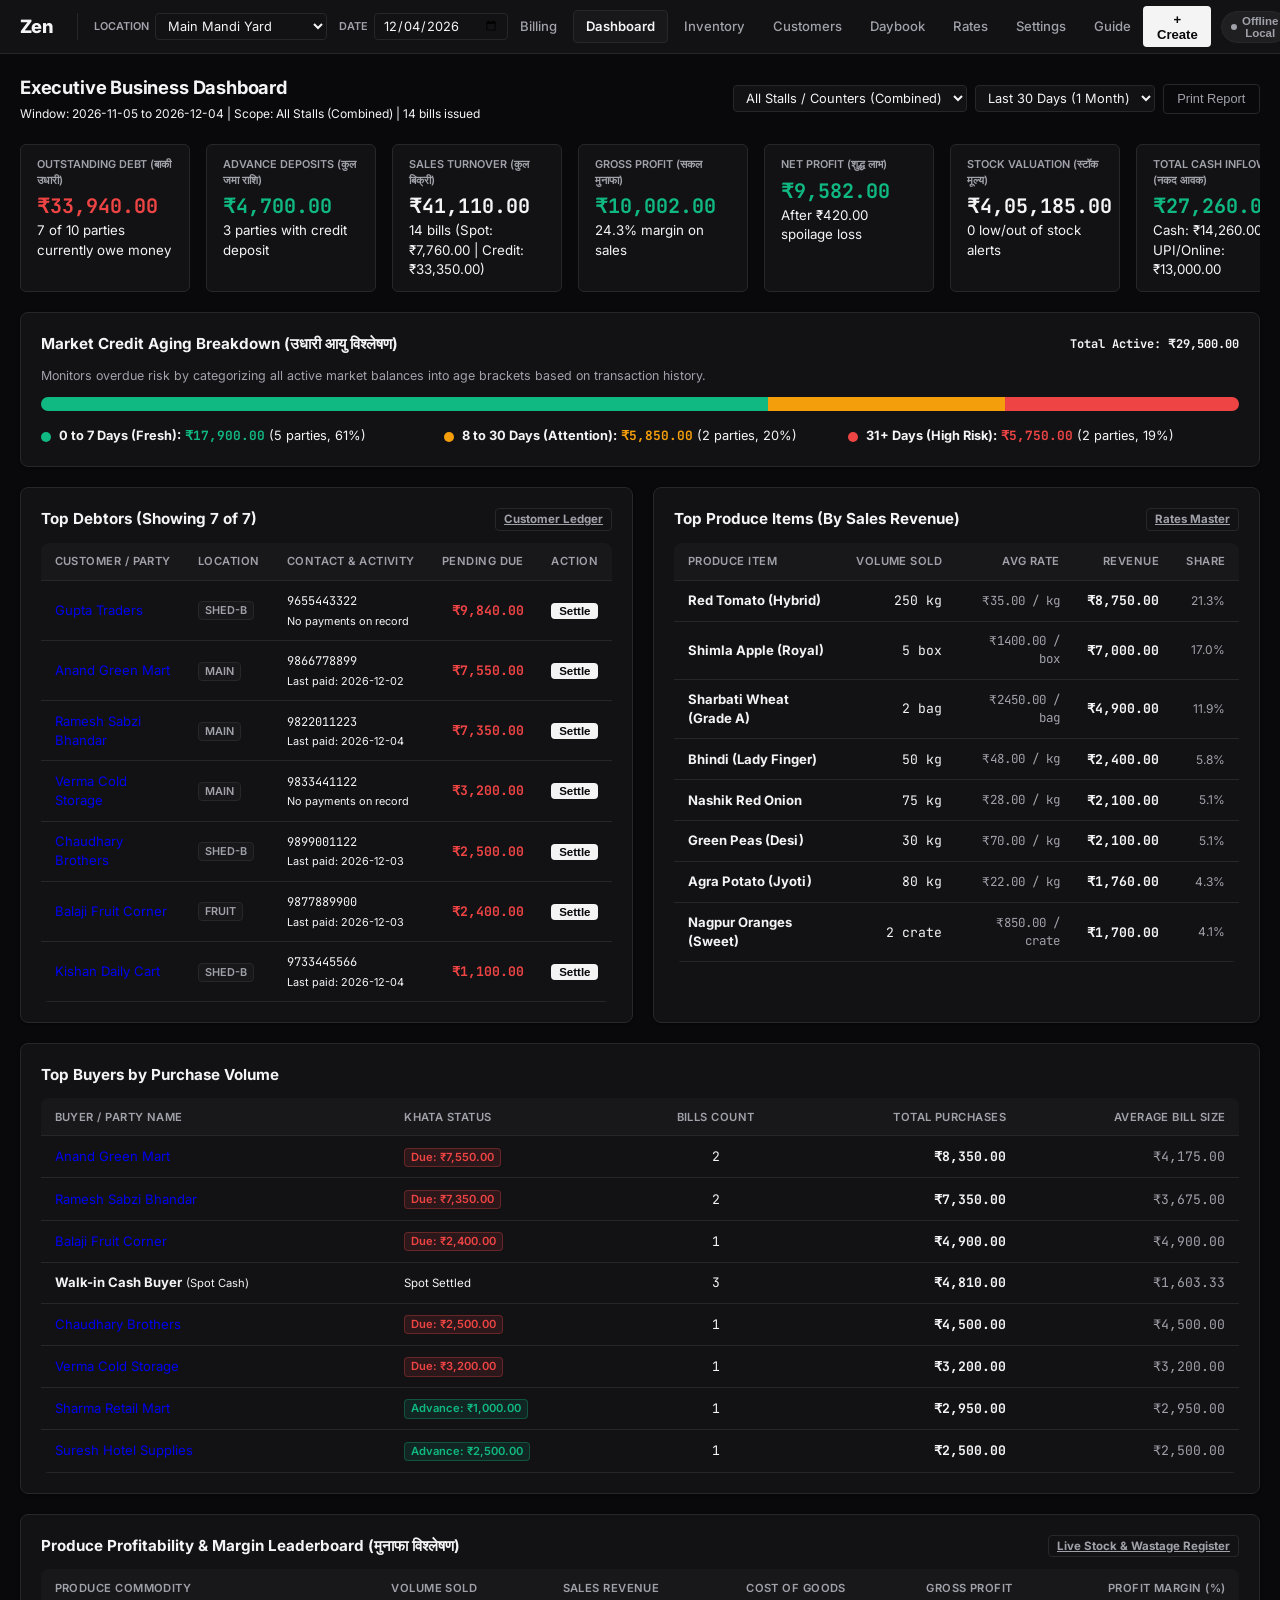
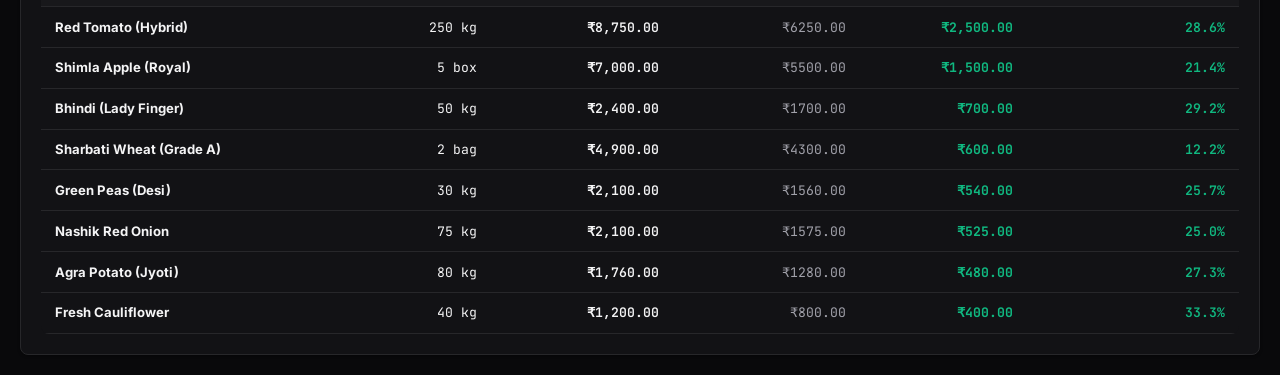
<file: dashboard.html>
<!DOCTYPE html>
<html lang="en" data-theme="dark">
<head>
  <meta charset="UTF-8">
  <meta name="viewport" content="width=device-width, initial-scale=1.0">
  <title>Zen — Dashboard & Financial Analytics</title>
  <link rel="preconnect" href="https://fonts.googleapis.com">
  <link rel="preconnect" href="https://fonts.gstatic.com" crossorigin>
  <link href="https://fonts.googleapis.com/css2?family=Inter:wght@400;500;600;700;800&family=JetBrains+Mono:wght@400;500;600;700&display=swap" rel="stylesheet">
  <link rel="stylesheet" href="styles.css">
</head>
<body>
  <!-- Shared Header (Rendered dynamically by store.js) -->
  <header id="sharedHeader" class="app-header"></header>

  <main class="page-container">
    
    <div class="page-header">
      <div>
        <h2 class="page-title" data-i18n="dashboard_title">Executive Business Dashboard</h2>
        <span class="text-dim" style="font-size:0.75rem;" id="dashPeriodSub">Analytics period</span>
      </div>
      <div class="page-toolbar">
        <select id="dashboardLocSelect" class="header-select" title="Filter by Market Stall / Location">
          <option value="ALL">All Stalls / Counters (Combined)</option>
        </select>
        <select id="dashboardPeriodSelect" class="header-select" title="Select Analytics Window">
          <option value="1D">Today (1 Day)</option>
          <option value="7D">Last 7 Days (1 Week)</option>
          <option value="30D" selected>Last 30 Days (1 Month)</option>
          <option value="6M">Last 6 Months</option>
          <option value="ALL">All Time</option>
        </select>
        <button type="button" class="btn-ghost" onclick="window.print()">Print Report</button>
      </div>
    </div>

    <!-- 1. Executive Metric Summary Cards -->
    <div class="summary-strip">
      <div class="strip-card">
        <span class="strip-label">Outstanding Debt (बाकी उधारी)</span>
        <div class="strip-val text-danger" id="kpiTotalDebt">₹0.00</div>
        <small class="text-dim" id="kpiDebtorsCount">0 active debtors</small>
      </div>
      <div class="strip-card">
        <span class="strip-label">Advance Deposits (कुल जमा राशि)</span>
        <div class="strip-val text-success" id="kpiAdvanceDeposits">₹0.00</div>
        <small class="text-dim" id="kpiAdvanceCount">0 parties with advance credit</small>
      </div>
      <div class="strip-card">
        <span class="strip-label">Sales Turnover (कुल बिक्री)</span>
        <div class="strip-val" id="kpiTurnover">₹0.00</div>
        <small class="text-dim" id="kpiBillsCount">0 bills issued</small>
      </div>
      <div class="strip-card">
        <span class="strip-label">Gross Profit (सकल मुनाफा)</span>
        <div class="strip-val text-success" id="kpiGrossProfit">₹0.00</div>
        <small class="text-dim" id="kpiGrossMargin">0% margin on sales</small>
      </div>
      <div class="strip-card">
        <span class="strip-label">Net Profit (शुद्ध लाभ)</span>
        <div class="strip-val text-success" id="kpiNetProfit">₹0.00</div>
        <small class="text-dim" id="kpiWastageLossSub">After ₹0.00 spoilage loss</small>
      </div>
      <div class="strip-card">
        <span class="strip-label">Stock Valuation (स्टॉक मूल्य)</span>
        <div class="strip-val font-mono" id="kpiStockValuation">₹0.00</div>
        <small class="text-dim" id="kpiStockAlertsSub">0 low stock alerts</small>
      </div>
      <div class="strip-card">
        <span class="strip-label">Total Cash Inflow (नकद आवक)</span>
        <div class="strip-val text-success" id="kpiCashCollected">₹0.00</div>
        <small class="text-dim" id="kpiCashBreakdown">Spot cash + repayments</small>
      </div>
      <div class="strip-card">
        <span class="strip-label">Credit Issued (उधार बिक्री)</span>
        <div class="strip-val text-warning" id="kpiCreditIssued">₹0.00</div>
        <small class="text-dim" id="kpiCreditRatio">0% of total turnover</small>
      </div>
    </div>

    <!-- 2. Debt Aging & Risk Monitor -->
    <div class="dashboard-card" style="margin-bottom:1.25rem;">
      <div class="card-heading">
        <span>Market Credit Aging Breakdown (उधारी आयु विश्लेषण)</span>
        <span class="font-mono text-muted" style="font-size:0.75rem;" id="agingTotalBadge">Total Active: ₹0.00</span>
      </div>
      <p style="font-size:0.78rem; color:var(--text-muted); margin-bottom:0.75rem;">
        Monitors overdue risk by categorizing all active market balances into age brackets based on transaction history.
      </p>
      
      <div class="aging-bar-container" id="agingBarContainer">
        <div id="agingBarFresh" class="aging-segment fresh" style="width:0%;" title="0-7 Days"></div>
        <div id="agingBarMedium" class="aging-segment medium" style="width:0%;" title="8-30 Days"></div>
        <div id="agingBarHigh" class="aging-segment high" style="width:0%;" title="31+ Days"></div>
      </div>

      <div class="aging-legend">
        <div class="aging-legend-item">
          <span class="aging-dot fresh"></span>
          <div>
            <strong>0 to 7 Days (Fresh):</strong>
            <span id="agingFreshVal" class="font-mono text-success" style="font-weight:700;">₹0.00</span>
            <span class="text-dim">(<span id="agingFreshCount">0</span> parties, <span id="agingFreshPct">0%</span>)</span>
          </div>
        </div>
        <div class="aging-legend-item">
          <span class="aging-dot medium"></span>
          <div>
            <strong>8 to 30 Days (Attention):</strong>
            <span id="agingMediumVal" class="font-mono text-warning" style="font-weight:700;">₹0.00</span>
            <span class="text-dim">(<span id="agingMediumCount">0</span> parties, <span id="agingMediumPct">0%</span>)</span>
          </div>
        </div>
        <div class="aging-legend-item">
          <span class="aging-dot high"></span>
          <div>
            <strong>31+ Days (High Risk):</strong>
            <span id="agingHighVal" class="font-mono text-danger" style="font-weight:700;">₹0.00</span>
            <span class="text-dim">(<span id="agingHighCount">0</span> parties, <span id="agingHighPct">0%</span>)</span>
          </div>
        </div>
      </div>
    </div>

    <!-- 3. Analytical Grids: Top Debtors & Top Produce -->
    <div class="dashboard-grid-2">
      
      <!-- Top Debtors Card -->
      <div class="dashboard-card">
        <div class="card-heading">
          <span id="topDebtorsTitle">Top Debtors (Highest Outstanding)</span>
          <a href="customers.html" class="btn-ghost" style="padding:2px 8px; font-size:0.72rem;">Customer Ledger</a>
        </div>
        <div class="table-card" style="border:none; box-shadow:none;">
          <table class="data-table">
            <thead>
              <tr>
                <th>Customer / Party</th>
                <th>Location</th>
                <th>Contact & Activity</th>
                <th style="text-align:right;">Pending Due</th>
                <th style="text-align:center;">Action</th>
              </tr>
            </thead>
            <tbody id="topDebtorsBody">
              <!-- Rendered via JS -->
            </tbody>
          </table>
        </div>
      </div>

      <!-- Top Produce Items Card -->
      <div class="dashboard-card">
        <div class="card-heading">
          <span>Top Produce Items (By Sales Revenue)</span>
          <a href="items.html" class="btn-ghost" style="padding:2px 8px; font-size:0.72rem;">Rates Master</a>
        </div>
        <div class="table-card" style="border:none; box-shadow:none;">
          <table class="data-table">
            <thead>
              <tr>
                <th>Produce Item</th>
                <th style="text-align:right;">Volume Sold</th>
                <th style="text-align:right;">Avg Rate</th>
                <th style="text-align:right;">Revenue</th>
                <th style="text-align:right;">Share</th>
              </tr>
            </thead>
            <tbody id="topProduceBody">
              <!-- Rendered via JS -->
            </tbody>
          </table>
        </div>
      </div>

    </div>

    <!-- 4. Top Buyers by Volume -->
    <div class="dashboard-card" style="margin-bottom:1.25rem;">
      <div class="card-heading">
        <span>Top Buyers by Purchase Volume</span>
      </div>
      <div class="table-card" style="border:none; box-shadow:none;">
        <table class="data-table">
          <thead>
            <tr>
              <th>Buyer / Party Name</th>
              <th>Khata Status</th>
              <th style="text-align:center;">Bills Count</th>
              <th style="text-align:right;">Total Purchases</th>
              <th style="text-align:right;">Average Bill Size</th>
            </tr>
          </thead>
          <tbody id="topBuyersBody">
            <!-- Rendered via JS -->
          </tbody>
        </table>
      </div>
    </div>

    <!-- 5. Produce Profitability & Margin Leaderboard -->
    <div class="dashboard-card">
      <div class="card-heading">
        <span>Produce Profitability &amp; Margin Leaderboard (मुनाफा विश्लेषण)</span>
        <a href="inventory.html" class="btn-ghost" style="padding:2px 8px; font-size:0.72rem;">Live Stock &amp; Wastage Register</a>
      </div>
      <div class="table-card" style="border:none; box-shadow:none;">
        <table class="data-table">
          <thead>
            <tr>
              <th>Produce Commodity</th>
              <th style="text-align:right;">Volume Sold</th>
              <th style="text-align:right;">Sales Revenue</th>
              <th style="text-align:right;">Cost of Goods</th>
              <th style="text-align:right;">Gross Profit</th>
              <th style="text-align:right;">Profit Margin (%)</th>
            </tr>
          </thead>
          <tbody id="topProfitBody">
            <!-- Rendered via JS -->
          </tbody>
        </table>
      </div>
    </div>

  </main>

  <!-- Mobile Bottom Nav (Rendered dynamically by store.js) -->
  <nav id="sharedMobileNav" class="mobile-bottom-nav"></nav>

  <script src="store.js?v=2"></script>
  <script>
    document.addEventListener('DOMContentLoaded', () => {
      initSharedUI('dashboard');
      initDashboardLocationFilter();
      renderDashboard();

      document.getElementById('dashboardPeriodSelect')?.addEventListener('change', renderDashboard);
      document.getElementById('dashboardLocSelect')?.addEventListener('change', renderDashboard);

      // Real-time multi-tab & transaction event listeners
      window.addEventListener('mandi:payment-saved', renderDashboard);
      window.addEventListener('mandi:sale-saved', renderDashboard);
      window.addEventListener('mandi:customer-saved', renderDashboard);
      window.addEventListener('mandi:storage-sync', renderDashboard);
      window.addEventListener('inventory-updated', renderDashboard);
    });

    function initDashboardLocationFilter() {
      const locSelect = document.getElementById('dashboardLocSelect');
      if (!locSelect || !store?.data?.locations) return;

      const currentVal = locSelect.value || 'ALL';
      locSelect.innerHTML = `
        <option value="ALL">All Stalls / Counters (Combined)</option>
        ${store.data.locations.map(l => `
          <option value="${l.id}">${l.name} [${l.code || 'LOC'}]</option>
        `).join('')}
      `;
      locSelect.value = currentVal;
    }

    function renderDashboard() {
      const period = document.getElementById('dashboardPeriodSelect')?.value || '30D';
      const locId = document.getElementById('dashboardLocSelect')?.value || 'ALL';
      const data = store.getDashboardAnalytics(period, locId, store.currentDate);

      // Subtitle & Scope
      const selectedLoc = locId === 'ALL' ? 'All Stalls (Combined)' : (store.data.locations.find(l => l.id === locId)?.name || 'Selected Stall');
      document.getElementById('dashPeriodSub').textContent = 
        `Window: ${data.startDate} to ${data.endDate} | Scope: ${selectedLoc} | ${data.salesCount} bills issued`;

      // 1. KPI Cards
      document.getElementById('kpiTotalDebt').textContent = formatCurrency(data.grandTotalOverdue);
      document.getElementById('kpiDebtorsCount').textContent = 
        `${data.debtorsCount} of ${data.totalCustomersCount} parties currently owe money`;

      const kpiAdvEl = document.getElementById('kpiAdvanceDeposits');
      if (kpiAdvEl) kpiAdvEl.textContent = formatCurrency(data.grandTotalAdvance || 0);
      const kpiAdvCountEl = document.getElementById('kpiAdvanceCount');
      if (kpiAdvCountEl) {
        kpiAdvCountEl.textContent = `${data.advanceCount || 0} parties with credit deposit`;
      }

      document.getElementById('kpiTurnover').textContent = formatCurrency(data.grossTurnover);
      document.getElementById('kpiBillsCount').textContent = 
        `${data.salesCount} bills (Spot: ${formatCurrency(data.spotCashSales)} | Credit: ${formatCurrency(data.creditSales)})`;

      const kpiGrossProfit = document.getElementById('kpiGrossProfit');
      if (kpiGrossProfit) kpiGrossProfit.textContent = formatCurrency(data.grossProfit);
      const kpiGrossMargin = document.getElementById('kpiGrossMargin');
      if (kpiGrossMargin) kpiGrossMargin.textContent = `${data.profitMargin.toFixed(1)}% margin on sales`;

      const kpiNetProfit = document.getElementById('kpiNetProfit');
      if (kpiNetProfit) {
        kpiNetProfit.textContent = formatCurrency(data.netProfit);
        kpiNetProfit.className = data.netProfit >= 0 ? 'strip-val text-success' : 'strip-val text-danger';
      }
      const kpiWastageLossSub = document.getElementById('kpiWastageLossSub');
      if (kpiWastageLossSub) {
        kpiWastageLossSub.textContent = `After ${formatCurrency(data.totalWastageLoss)} spoilage loss`;
      }

      const kpiStockValuation = document.getElementById('kpiStockValuation');
      if (kpiStockValuation) kpiStockValuation.textContent = formatCurrency(data.totalStockValue);
      const kpiStockAlertsSub = document.getElementById('kpiStockAlertsSub');
      if (kpiStockAlertsSub) {
        kpiStockAlertsSub.textContent = `${data.lowStockCount + data.outOfStockCount} low/out of stock alerts`;
      }

      document.getElementById('kpiCashCollected').textContent = formatCurrency(data.totalCashCollected);
      const cashInflowSub = `Cash: ${formatCurrency(data.spotCashSales + (data.cashRepayments || 0))} | UPI/Online: ${formatCurrency(data.onlineRepayments || 0)}`;
      document.getElementById('kpiCashBreakdown').textContent = cashInflowSub;

      document.getElementById('kpiCreditIssued').textContent = formatCurrency(data.creditSales);
      const creditRatio = data.grossTurnover > 0 ? ((data.creditSales / data.grossTurnover) * 100).toFixed(1) : 0;
      document.getElementById('kpiCreditRatio').textContent = `${creditRatio}% of total period turnover`;

      // 2. Debt Aging
      const aging = data.aging;
      const totalBadge = document.getElementById('agingTotalBadge');
      if (aging.grandTotal === 0) {
        totalBadge.textContent = 'All Accounts Clear (₹0.00 Overdue)';
        totalBadge.className = 'font-mono text-success';
      } else {
        totalBadge.textContent = `Total Active: ${formatCurrency(aging.grandTotal)}`;
        totalBadge.className = 'font-mono text-muted';
      }

      const barFresh = document.getElementById('agingBarFresh');
      const barMedium = document.getElementById('agingBarMedium');
      const barHigh = document.getElementById('agingBarHigh');

      barFresh.style.width = `${aging.bracket0to7.percent}%`;
      barFresh.title = `0-7 Days (Fresh): ${formatCurrency(aging.bracket0to7.amount)} (${aging.bracket0to7.percent.toFixed(0)}%)`;

      barMedium.style.width = `${aging.bracket8to30.percent}%`;
      barMedium.title = `8-30 Days (Attention): ${formatCurrency(aging.bracket8to30.amount)} (${aging.bracket8to30.percent.toFixed(0)}%)`;

      barHigh.style.width = `${aging.bracket31Plus.percent}%`;
      barHigh.title = `31+ Days (High Risk): ${formatCurrency(aging.bracket31Plus.amount)} (${aging.bracket31Plus.percent.toFixed(0)}%)`;

      document.getElementById('agingFreshVal').textContent = formatCurrency(aging.bracket0to7.amount);
      document.getElementById('agingFreshCount').textContent = aging.bracket0to7.count;
      document.getElementById('agingFreshPct').textContent = `${aging.bracket0to7.percent.toFixed(0)}%`;

      document.getElementById('agingMediumVal').textContent = formatCurrency(aging.bracket8to30.amount);
      document.getElementById('agingMediumCount').textContent = aging.bracket8to30.count;
      document.getElementById('agingMediumPct').textContent = `${aging.bracket8to30.percent.toFixed(0)}%`;

      document.getElementById('agingHighVal').textContent = formatCurrency(aging.bracket31Plus.amount);
      document.getElementById('agingHighCount').textContent = aging.bracket31Plus.count;
      document.getElementById('agingHighPct').textContent = `${aging.bracket31Plus.percent.toFixed(0)}%`;

      // 3. Top Debtors Table
      const topDebtorsTitle = document.getElementById('topDebtorsTitle');
      if (topDebtorsTitle) {
        topDebtorsTitle.textContent = `Top Debtors (Showing ${data.topDebtors.length} of ${data.debtorsCount})`;
      }
      const topDebtorsBody = document.getElementById('topDebtorsBody');
      if (data.topDebtors.length === 0) {
        topDebtorsBody.innerHTML = `<tr><td colspan="5" style="text-align:center; padding:1.5rem; color:var(--text-dim);">No active debtors! All accounts clear.</td></tr>`;
      } else {
        topDebtorsBody.innerHTML = data.topDebtors.map(d => {
          const loc = store.data.locations.find(l => l.id === d.locationId);
          const locTag = loc ? `<span class="badge" style="font-size:0.68rem;">${loc.code || loc.name}</span>` : '<span class="text-dim">--</span>';
          const lastPaidStr = d.lastPaymentDate && d.lastPaymentDate !== 'None' ? `Last paid: ${d.lastPaymentDate}` : 'No payments on record';
          return `
            <tr>
              <td>
                <a href="customers.html?search=${encodeURIComponent(d.name)}" class="font-bold text-main" style="text-decoration:none;" title="Click to view Customer Statement">
                  ${d.name}
                </a>
              </td>
              <td>${locTag}</td>
              <td>
                <span class="font-mono text-muted" style="font-size:0.75rem;">${d.phone || 'No phone'}</span><br>
                <span class="text-dim" style="font-size:0.68rem;">${lastPaidStr}</span>
              </td>
              <td style="text-align:right; font-family:var(--font-mono); font-weight:700; color:var(--color-danger);">
                ${formatCurrency(d.totalOverdue)}
              </td>
              <td style="text-align:center;">
                <button class="btn-primary" style="padding:2px 8px; font-size:0.72rem;" onclick="openGlobalRepaymentModal('${d.id}')">Settle</button>
              </td>
            </tr>
          `;
        }).join('');
      }

      // 4. Top Produce Table
      const topProduceBody = document.getElementById('topProduceBody');
      if (data.topProduce.length === 0) {
        topProduceBody.innerHTML = `<tr><td colspan="5" style="text-align:center; padding:1.5rem; color:var(--text-dim);">No produce sales recorded in this period</td></tr>`;
      } else {
        topProduceBody.innerHTML = data.topProduce.map(p => {
          const share = data.grossTurnover > 0 ? ((p.revenue / data.grossTurnover) * 100).toFixed(1) : 0;
          const w = Number(p.weight) || 0;
          const formattedWeight = (w % 1 === 0 ? w : w.toFixed(2));
          const avgRate = w > 0 ? (p.revenue / w).toFixed(2) : 0;
          return `
            <tr>
              <td><strong>${p.name}</strong></td>
              <td style="text-align:right; font-family:var(--font-mono);">${formattedWeight} ${p.unit || 'kg'}</td>
              <td style="text-align:right; font-family:var(--font-mono); color:var(--text-muted); font-size:0.78rem;">₹${avgRate} / ${p.unit || 'kg'}</td>
              <td style="text-align:right; font-family:var(--font-mono); font-weight:700;">${formatCurrency(p.revenue)}</td>
              <td style="text-align:right; color:var(--text-muted); font-size:0.75rem;">${share}%</td>
            </tr>
          `;
        }).join('');
      }

      // 5. Top Buyers Table
      const topBuyersBody = document.getElementById('topBuyersBody');
      if (data.topBuyers.length === 0) {
        topBuyersBody.innerHTML = `<tr><td colspan="5" style="text-align:center; padding:1.5rem; color:var(--text-dim);">No buyers recorded in this period</td></tr>`;
      } else {
        topBuyersBody.innerHTML = data.topBuyers.map(b => {
          const avg = b.billsCount > 0 ? (b.totalSpent / b.billsCount) : 0;
          let statusBadge = '<span class="text-dim" style="font-size:0.72rem;">Spot Settled</span>';
          let buyerNameHtml = `<strong>${b.name}</strong> <span class="text-dim" style="font-size:0.7rem;">(Spot Cash)</span>`;

          if (b.id) {
            buyerNameHtml = `
              <a href="customers.html?search=${encodeURIComponent(b.name)}" class="font-bold text-main" style="text-decoration:none;" title="Click to view full Ledger">
                ${b.name}
              </a>
            `;
            if (b.totalOverdue > 0) {
              statusBadge = `<span class="badge badge-danger">Due: ${formatCurrency(b.totalOverdue)}</span>`;
            } else if (b.advanceCredit > 0) {
              statusBadge = `<span class="badge badge-success">Advance: ${formatCurrency(b.advanceCredit)}</span>`;
            } else {
              statusBadge = `<span class="text-dim" style="font-size:0.72rem;">Clear</span>`;
            }
          }

          return `
            <tr>
              <td>${buyerNameHtml}</td>
              <td>${statusBadge}</td>
              <td style="text-align:center; font-family:var(--font-mono);">${b.billsCount}</td>
              <td style="text-align:right; font-family:var(--font-mono); font-weight:700;">${formatCurrency(b.totalSpent)}</td>
              <td style="text-align:right; font-family:var(--font-mono); color:var(--text-muted);">${formatCurrency(avg)}</td>
            </tr>
          `;
        }).join('');
      }

      // 6. Produce Profitability Leaderboard Table
      const topProfitBody = document.getElementById('topProfitBody');
      if (topProfitBody) {
        const profitItems = data.topProduceProfit || [];
        if (profitItems.length === 0) {
          topProfitBody.innerHTML = `<tr><td colspan="6" style="text-align:center; padding:1.5rem; color:var(--text-dim);">No produce sales recorded in this period</td></tr>`;
        } else {
          topProfitBody.innerHTML = profitItems.map(p => {
            const w = Number(p.weight) || 0;
            const formattedWeight = (w % 1 === 0 ? w : w.toFixed(2));
            const profitColor = p.profit >= 0 ? 'var(--color-success)' : 'var(--color-danger)';
            return `
              <tr>
                <td><strong>${p.name}</strong></td>
                <td style="text-align:right; font-family:var(--font-mono);">${formattedWeight} ${p.unit || 'kg'}</td>
                <td style="text-align:right; font-family:var(--font-mono); font-weight:600;">${formatCurrency(p.revenue)}</td>
                <td style="text-align:right; font-family:var(--font-mono); color:var(--text-muted);">₹${p.cost.toFixed(2)}</td>
                <td style="text-align:right; font-family:var(--font-mono); font-weight:700; color:${profitColor};">
                  ${formatCurrency(p.profit)}
                </td>
                <td style="text-align:right; font-family:var(--font-mono); font-weight:600; color:${profitColor};">
                  ${p.marginPct.toFixed(1)}%
                </td>
              </tr>
            `;
          }).join('');
        }
      }
    }
  </script>
</body>
</html>
</file>
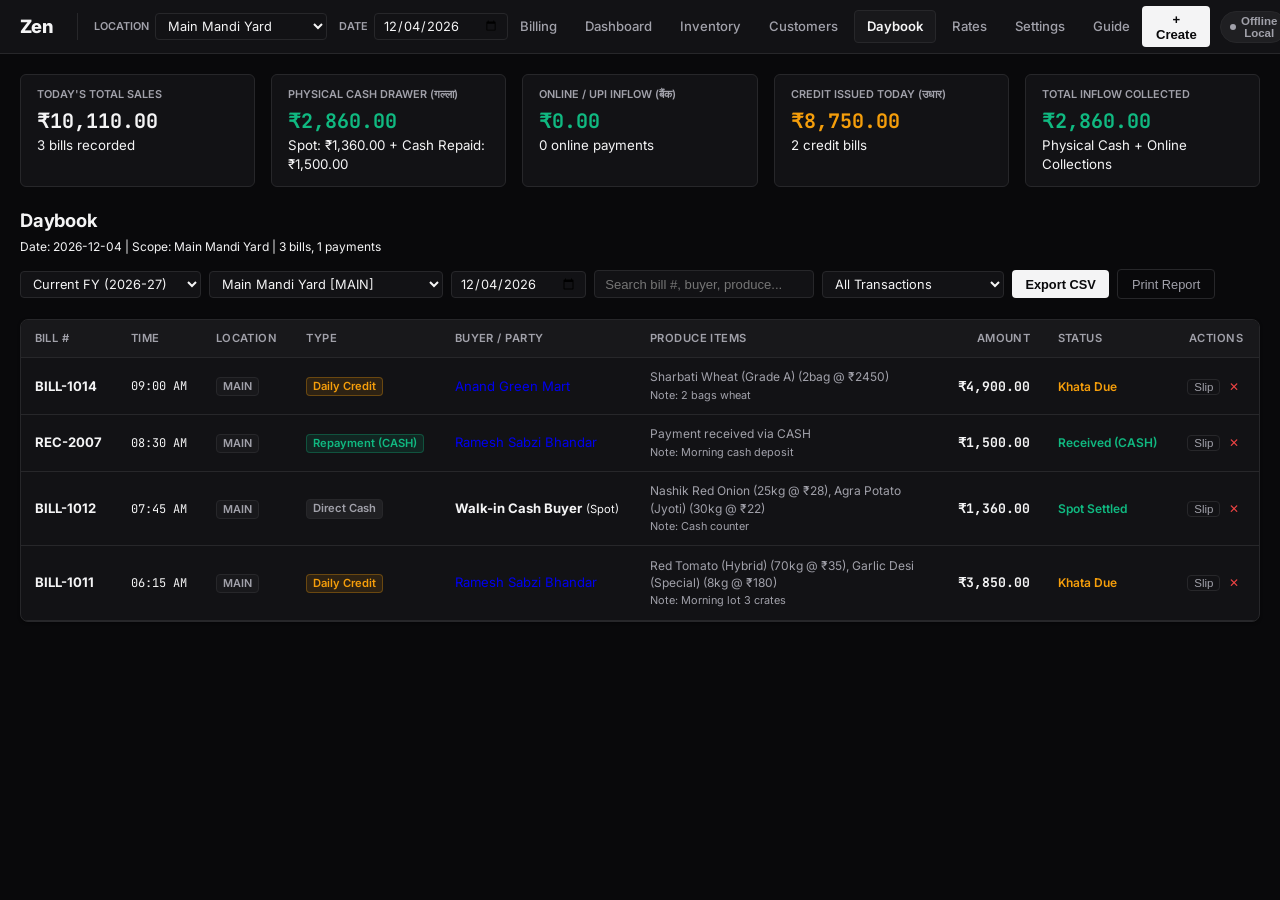
<file: daybook.html>
<!DOCTYPE html>
<html lang="en" data-theme="dark">
<head>
  <meta charset="UTF-8">
  <meta name="viewport" content="width=device-width, initial-scale=1.0">
  <title>Zen — Daybook (Roznamcha)</title>
  <link rel="preconnect" href="https://fonts.googleapis.com">
  <link rel="preconnect" href="https://fonts.gstatic.com" crossorigin>
  <link href="https://fonts.googleapis.com/css2?family=Inter:wght@400;500;600;700;800&family=JetBrains+Mono:wght@400;500;600;700&display=swap" rel="stylesheet">
  <link rel="stylesheet" href="styles.css">
</head>
<body>
  <!-- Shared Header (Rendered dynamically by store.js) -->
  <header id="sharedHeader" class="app-header"></header>

  <main class="page-container">
    
    <!-- Top Daily Summary Strip -->
    <div class="summary-strip">
      <div class="strip-card">
        <span class="strip-label" id="daybookLabelSales">Today's Total Sales</span>
        <div class="strip-val" id="daybookTotalSales">₹0.00</div>
        <small class="text-dim" id="daybookSalesCount">0 bills issued</small>
      </div>
      <div class="strip-card">
        <span class="strip-label" id="daybookLabelCash">Physical Cash Drawer (गल्ला)</span>
        <div class="strip-val text-success" id="daybookCashInReg">₹0.00</div>
        <small class="text-dim" id="daybookCashDrawerSub">Spot Cash + Cash Repaid</small>
      </div>
      <div class="strip-card">
        <span class="strip-label" id="daybookLabelDigital">Online / UPI Inflow (बैंक)</span>
        <div class="strip-val text-success" id="daybookDigitalInflow">₹0.00</div>
        <small class="text-dim" id="daybookDigitalInflowSub">UPI, GPay & Bank transfers</small>
      </div>
      <div class="strip-card">
        <span class="strip-label" id="daybookLabelCredit">Credit Issued Today (उधार)</span>
        <div class="strip-val text-warning" id="daybookCreditIssued">₹0.00</div>
        <small class="text-dim" id="daybookCreditCount">Uncollected Khata bills</small>
      </div>
      <div class="strip-card">
        <span class="strip-label" id="daybookLabelTotal">Total Inflow Collected</span>
        <div class="strip-val text-success" id="daybookTotalInflow">₹0.00</div>
        <small class="text-dim" id="daybookTotalInflowSub">Physical Cash + Online</small>
      </div>
    </div>

    <!-- Archive Audit Mode Banner -->
    <div id="archiveAuditBanner" class="archive-banner hidden"></div>

    <div class="page-header">
      <div>
        <h2 class="page-title" data-i18n="nav_daybook">Roznamcha (Daily Audit Book)</h2>
        <span class="text-dim" style="font-size:0.75rem;" id="daybookScopeSub">Audit scope</span>
      </div>
      <div class="page-toolbar">
        <select id="daybookFySelect" class="header-select" title="Filter by Financial Year">
          <option value="CURRENT">Current FY (Active)</option>
        </select>
        <select id="daybookLocSelect" class="header-select" title="Filter by Market Stall">
          <option value="ALL">All Stalls / Counters (Combined)</option>
        </select>
        <input type="date" id="daybookDateInput" class="header-date" title="Select audit date">
        <input type="text" id="daybookSearchInput" class="search-input" placeholder="Search bill #, buyer, produce...">
        <select id="daybookTypeFilter" class="header-select" title="Filter transaction type">
          <option value="ALL">All Transactions</option>
          <option value="DIRECT">Direct Cash Sales</option>
          <option value="CREDIT">Daily Credit (Khata)</option>
          <option value="PAYMENT_CASH">Repayments (Cash)</option>
          <option value="PAYMENT_ONLINE">Repayments (UPI/Bank)</option>
        </select>
        <button type="button" class="btn-primary" id="exportDaybookCsvBtn" data-i18n="btn_export_csv">Export CSV</button>
        <button type="button" class="btn-ghost" onclick="window.print()" title="Print physical audit sheet">Print Report</button>
      </div>
    </div>

    <!-- Daybook Transactions Table -->
    <div class="table-card">
      <table class="data-table">
        <thead>
          <tr>
            <th data-i18n="th_bill_no">Ref / Bill #</th>
            <th data-i18n="th_time">Time</th>
            <th>Location</th>
            <th>Type</th>
            <th data-i18n="th_buyer">Buyer / Party</th>
            <th data-i18n="th_items">Produce Items & Rate / Details</th>
            <th style="text-align:right;" data-i18n="th_amount">Final Amount</th>
            <th data-i18n="th_status">Status / Mode</th>
            <th style="text-align:center;" data-i18n="th_actions">Actions</th>
          </tr>
        </thead>
        <tbody id="daybookTableBody">
          <!-- Rendered via JS -->
        </tbody>
      </table>
    </div>

  </main>

  <!-- Mobile Bottom Nav (Rendered dynamically by store.js) -->
  <nav id="sharedMobileNav" class="mobile-bottom-nav"></nav>

  <script src="store.js?v=2"></script>
  <script>
    document.addEventListener('DOMContentLoaded', () => {
      initSharedUI('daybook');
      initDaybookToolbar();
      renderDaybookPage();

      document.getElementById('daybookFySelect')?.addEventListener('change', handleFyChange);
      document.getElementById('daybookSearchInput')?.addEventListener('input', renderDaybookTable);
      document.getElementById('daybookTypeFilter')?.addEventListener('change', renderDaybookTable);
      document.getElementById('daybookLocSelect')?.addEventListener('change', renderDaybookPage);
      document.getElementById('daybookDateInput')?.addEventListener('change', renderDaybookPage);
      document.getElementById('exportDaybookCsvBtn')?.addEventListener('click', exportToCsv);

      // Real-time synchronization across tabs and modals
      window.addEventListener('mandi:sale-saved', renderDaybookPage);
      window.addEventListener('mandi:payment-saved', renderDaybookPage);
      window.addEventListener('mandi:customer-saved', renderDaybookPage);
      window.addEventListener('mandi:storage-sync', renderDaybookPage);
      window.addEventListener('mandi:annual-rollover-completed', () => {
        initDaybookToolbar();
        renderDaybookPage();
      });
    });

    function initDaybookToolbar() {
      // 1. Populate Financial Year Selector
      const fySelect = document.getElementById('daybookFySelect');
      if (fySelect) {
        const cloudCfg = getCloudConfig();
        const activeYear = (cloudCfg?.activeYear || '2026_27').replace('_', '-');
        const archivedList = store.getArchivedYears();

        let optionsHtml = `<option value="CURRENT">Current FY (${activeYear})</option>`;
        archivedList.forEach(y => {
          optionsHtml += `<option value="${y.yearId}">${y.yearLabel || ('FY ' + y.yearId.replace('_', '-'))} (Archived)</option>`;
        });
        fySelect.innerHTML = optionsHtml;

        // Check URL query param for ?fy=...
        const urlParams = new URLSearchParams(window.location.search);
        const fyParam = urlParams.get('fy');
        if (fyParam && (fyParam === 'CURRENT' || store.getArchivedYear(fyParam))) {
          fySelect.value = fyParam;
        }
      }

      // 2. Populate Location / Stall Selector
      const locSelect = document.getElementById('daybookLocSelect');
      if (locSelect && store?.data?.locations) {
        locSelect.innerHTML = `
          <option value="ALL">All Stalls / Counters (Combined)</option>
          ${store.data.locations.map(l => `
            <option value="${l.id}">${l.name} [${l.code || 'LOC'}]</option>
          `).join('')}
        `;
        locSelect.value = store.currentLocationId || 'ALL';
      }

      // 3. Initialize Date Input
      const dateInput = document.getElementById('daybookDateInput');
      if (dateInput) {
        const isArchived = fySelect && fySelect.value !== 'CURRENT';
        // For archived years, default to empty date so full fiscal year transactions are displayed
        dateInput.value = isArchived ? '' : store.currentDate;
      }
    }

    function handleFyChange() {
      const fySelect = document.getElementById('daybookFySelect');
      const dateInput = document.getElementById('daybookDateInput');
      const fyVal = fySelect ? fySelect.value : 'CURRENT';

      if (fyVal === 'CURRENT') {
        if (dateInput) dateInput.value = store.currentDate;
        const url = new URL(window.location.href);
        url.searchParams.delete('fy');
        window.history.replaceState({}, '', url.pathname + (url.search ? url.search : ''));
      } else {
        // Clear date so the full archive is immediately visible
        if (dateInput) dateInput.value = '';
        const url = new URL(window.location.href);
        url.searchParams.set('fy', fyVal);
        window.history.replaceState({}, '', url.pathname + url.search);
      }
      renderDaybookPage();
    }

    function switchDaybookToCurrentYear() {
      const fySelect = document.getElementById('daybookFySelect');
      if (fySelect) {
        fySelect.value = 'CURRENT';
        handleFyChange();
      }
    }
    window.switchDaybookToCurrentYear = switchDaybookToCurrentYear;

    function getFilteredRecords() {
      const fyMode = document.getElementById('daybookFySelect')?.value || 'CURRENT';
      const locId = document.getElementById('daybookLocSelect')?.value || store.currentLocationId || 'ALL';
      const auditDate = document.getElementById('daybookDateInput')?.value || '';

      const matchLoc = (itemLocId) => locId === 'ALL' || !itemLocId || itemLocId === locId;
      const matchDate = (itemDate) => !auditDate || itemDate === auditDate;

      let sales = [];
      let payments = [];
      let archive = null;

      if (fyMode === 'CURRENT') {
        sales = (store.data.sales || []).filter(s => matchLoc(s.locationId) && matchDate(s.date));
        payments = (store.data.payments || []).filter(p => matchLoc(p.locationId) && matchDate(p.date));
      } else {
        archive = store.getArchivedYear(fyMode);
        if (archive) {
          sales = (archive.sales || []).filter(s => matchLoc(s.locationId) && matchDate(s.date));
          payments = (archive.payments || []).filter(p => matchLoc(p.locationId) && matchDate(p.date));
        }
      }

      return { locId, auditDate, fyMode, sales, payments, archive };
    }

    function renderDaybookPage() {
      const { locId, auditDate, fyMode, sales, payments, archive } = getFilteredRecords();
      const isArchive = fyMode !== 'CURRENT';

      // 1. Render Archive Audit Mode Banner
      const banner = document.getElementById('archiveAuditBanner');
      if (banner) {
        if (isArchive && archive) {
          banner.className = 'archive-banner';
          banner.innerHTML = `
            <div style="display:flex; align-items:center; gap:0.6rem; flex-wrap:wrap;">
              <span class="badge badge-warning" style="font-size:0.75rem;">ARCHIVE AUDIT MODE</span>
              <span>Viewing Historical Ledger for <strong>${archive.yearLabel || archive.yearId}</strong> (Closed: ${archive.closedDate || '--'})</span>
              <span class="text-dim" style="font-size:0.75rem;">Turnover: ${formatCurrency(archive.salesTurnover || 0)} | Collections: ${formatCurrency(archive.paymentsCollected || 0)} | Carried Dues: ${formatCurrency(archive.carriedDues || 0)}</span>
            </div>
            <div style="display:flex; gap:0.4rem; align-items:center; flex-wrap:wrap;">
              ${archive.spreadsheetUrl ? `<a href="${archive.spreadsheetUrl}" target="_blank" rel="noopener" class="btn-ghost" style="padding:2px 8px; font-size:0.72rem; color:var(--brand-accent);" title="Open Google Sheet in Drive">Google Sheet</a>` : ''}
              <button type="button" class="btn-ghost" style="padding:2px 8px; font-size:0.72rem;" onclick="exportArchivedYearCsv('${archive.yearId}')" title="Download historical CSV">Download FY CSV</button>
              <button type="button" class="btn-ghost" style="padding:2px 8px; font-size:0.72rem; font-weight:700;" onclick="switchDaybookToCurrentYear()">Return to Active FY</button>
            </div>
          `;
        } else {
          banner.className = 'archive-banner hidden';
          banner.innerHTML = '';
        }
      }

      // 2. Update Dynamic Strip Labels
      const labelSales = document.getElementById('daybookLabelSales');
      const labelCash = document.getElementById('daybookLabelCash');
      const labelDigital = document.getElementById('daybookLabelDigital');
      const labelCredit = document.getElementById('daybookLabelCredit');
      const labelTotal = document.getElementById('daybookLabelTotal');

      if (labelSales) labelSales.textContent = isArchive ? 'Archived Sales Turnover' : "Today's Total Sales";
      if (labelCash) labelCash.textContent = isArchive ? 'Archived Cash Collected' : 'Physical Cash Drawer (गल्ला)';
      if (labelDigital) labelDigital.textContent = isArchive ? 'Archived Online / Bank' : 'Online / UPI Inflow (बैंक)';
      if (labelCredit) labelCredit.textContent = isArchive ? 'Archived Credit Issued' : 'Credit Issued Today (उधार)';
      if (labelTotal) labelTotal.textContent = isArchive ? 'Total Archived Collections' : 'Total Inflow Collected';

      // 3. Update Subtitle
      const locName = locId === 'ALL' ? 'All Stalls (Combined)' : (store.data.locations.find(l => l.id === locId)?.name || 'Selected Stall');
      const scopeSub = document.getElementById('daybookScopeSub');
      if (scopeSub) {
        const datePart = auditDate ? `Date: ${auditDate}` : (isArchive ? 'Full Year Archive' : 'All Dates');
        const fyPart = isArchive ? ` | FY: ${archive?.yearLabel || fyMode} (Read-Only Archive)` : '';
        scopeSub.textContent = `${datePart} | Scope: ${locName}${fyPart} | ${sales.length} bills, ${payments.length} payments`;
      }

      // 4. Financial Calculations
      const totalSales = sales.reduce((sum, s) => sum + (s.finalAmount || 0), 0);
      const directCash = sales.filter(s => s.saleType === 'DIRECT').reduce((sum, s) => sum + (s.finalAmount || 0), 0);
      const creditIssued = sales.filter(s => s.saleType === 'CREDIT').reduce((sum, s) => sum + (s.finalAmount || 0), 0);

      const cashRepayments = payments.filter(p => !p.paymentMode || p.paymentMode === 'CASH').reduce((sum, p) => sum + (p.amount || 0), 0);
      const onlineRepayments = payments.filter(p => p.paymentMode && p.paymentMode !== 'CASH').reduce((sum, p) => sum + (p.amount || 0), 0);
      const totalRepayments = cashRepayments + onlineRepayments;

      const physicalCashInDrawer = directCash + cashRepayments;
      const totalInflowCollected = directCash + totalRepayments;

      document.getElementById('daybookTotalSales').textContent = formatCurrency(totalSales);
      document.getElementById('daybookSalesCount').textContent = `${sales.length} bills recorded`;

      document.getElementById('daybookCashInReg').textContent = formatCurrency(physicalCashInDrawer);
      document.getElementById('daybookCashDrawerSub').textContent = `Spot: ${formatCurrency(directCash)} + Cash Repaid: ${formatCurrency(cashRepayments)}`;

      document.getElementById('daybookDigitalInflow').textContent = formatCurrency(onlineRepayments);
      document.getElementById('daybookDigitalInflowSub').textContent = `${payments.filter(p => p.paymentMode && p.paymentMode !== 'CASH').length} online payments`;

      document.getElementById('daybookCreditIssued').textContent = formatCurrency(creditIssued);
      document.getElementById('daybookCreditCount').textContent = `${sales.filter(s => s.saleType === 'CREDIT').length} credit bills`;

      document.getElementById('daybookTotalInflow').textContent = formatCurrency(totalInflowCollected);
      document.getElementById('daybookTotalInflowSub').textContent = `Physical Cash + Online Collections`;

      renderDaybookTable();
    }

    function renderDaybookTable() {
      const tbody = document.getElementById('daybookTableBody');
      const search = (document.getElementById('daybookSearchInput')?.value || '').toLowerCase();
      const typeFilter = document.getElementById('daybookTypeFilter')?.value || 'ALL';

      const { auditDate, fyMode, sales, payments } = getFilteredRecords();
      const isArchiveMode = fyMode !== 'CURRENT';

      let transactions = [];

      sales.forEach(s => {
        const itemDetails = (s.items || []).map(i => `${i.itemName} (${i.weight}${i.unit} @ ₹${i.rate})`).join(', ');
        transactions.push({
          id: s.id,
          billNo: s.billNo,
          date: s.date,
          time: s.time || '--',
          rawTime: s.time || '',
          locationId: s.locationId,
          type: s.saleType,
          customerId: s.customerId,
          buyer: s.customerName,
          items: itemDetails,
          notes: s.notes || '',
          amount: s.finalAmount || 0,
          paymentMode: s.saleType === 'DIRECT' ? 'CASH' : 'KHATA',
          status: s.saleType === 'DIRECT' ? 'Spot Settled' : 'Khata Due',
          isSale: true
        });
      });

      payments.forEach(p => {
        transactions.push({
          id: p.id,
          billNo: p.receiptNo,
          date: p.date,
          time: p.time || '--',
          rawTime: p.time || '',
          locationId: p.locationId,
          type: 'PAYMENT',
          paymentMode: p.paymentMode || 'CASH',
          customerId: p.customerId,
          buyer: p.customerName,
          items: `Payment received via ${p.paymentMode || 'CASH'}`,
          notes: p.notes || '',
          amount: p.amount || 0,
          status: `Received (${p.paymentMode || 'CASH'})`,
          isSale: false
        });
      });

      // Filter by transaction type
      if (typeFilter !== 'ALL') {
        if (typeFilter === 'DIRECT') {
          transactions = transactions.filter(t => t.isSale && t.type === 'DIRECT');
        } else if (typeFilter === 'CREDIT') {
          transactions = transactions.filter(t => t.isSale && t.type === 'CREDIT');
        } else if (typeFilter === 'PAYMENT_CASH') {
          transactions = transactions.filter(t => !t.isSale && (!t.paymentMode || t.paymentMode === 'CASH'));
        } else if (typeFilter === 'PAYMENT_ONLINE') {
          transactions = transactions.filter(t => !t.isSale && t.paymentMode && t.paymentMode !== 'CASH');
        }
      }

      // Filter by search query
      if (search) {
        transactions = transactions.filter(t =>
          (t.billNo && t.billNo.toLowerCase().includes(search)) ||
          (t.buyer && t.buyer.toLowerCase().includes(search)) ||
          (t.items && t.items.toLowerCase().includes(search)) ||
          (t.notes && t.notes.toLowerCase().includes(search))
        );
      }

      if (transactions.length === 0) {
        tbody.innerHTML = `<tr><td colspan="9" style="text-align:center; padding:2rem; color:var(--text-dim);">No transactions recorded matching the selected criteria</td></tr>`;
        return;
      }

      // Sort chronological descending (latest date and time at top)
      transactions.sort((a, b) => {
        const dateCmp = (b.date || '').localeCompare(a.date || '');
        if (dateCmp !== 0) return dateCmp;
        return (b.rawTime || '').localeCompare(a.rawTime || '') || b.id.localeCompare(a.id);
      });

      tbody.innerHTML = transactions.map(t => {
        const loc = store.data.locations.find(l => l.id === t.locationId);
        const locTag = loc ? `<span class="badge" style="font-size:0.68rem;">${loc.code || loc.name}</span>` : '<span class="text-dim">--</span>';

        let typeBadge = '';
        if (t.isSale) {
          if (t.type === 'DIRECT') {
            typeBadge = `<span class="badge" style="background:rgba(255,255,255,0.06);">Direct Cash</span>`;
          } else {
            typeBadge = `<span class="badge badge-warning">Daily Credit</span>`;
          }
        } else {
          typeBadge = `<span class="badge badge-success">Repayment (${t.paymentMode})</span>`;
        }

        let buyerHtml = '';
        if (t.customerId) {
          buyerHtml = `
            <a href="customers.html?search=${encodeURIComponent(t.buyer)}" class="font-bold text-main" style="text-decoration:none;" title="Click to view Customer Ledger">
              ${t.buyer}
            </a>
          `;
        } else {
          buyerHtml = `<strong>${t.buyer}</strong> <span class="text-dim" style="font-size:0.7rem;">(Spot)</span>`;
        }

        let statusClass = 'text-success';
        if (t.type === 'CREDIT') statusClass = 'text-warning';

        const displayTime = (!auditDate && t.date)
          ? `<div style="font-weight:600; font-size:0.75rem;">${t.date}</div><div class="text-dim" style="font-size:0.7rem;">${t.time}</div>`
          : `<span class="font-mono text-muted" style="font-size:0.75rem;">${t.time}</span>`;

        let actionBtns = `<button type="button" class="btn-ghost" style="padding:1px 6px; font-size:0.72rem;" onclick="showReceiptSlip('${t.id}')" title="Print Duplicate Slip">Slip</button>`;
        if (!isArchiveMode) {
          actionBtns += ` <button type="button" class="btn-ghost" style="padding:1px 5px; font-size:0.72rem; color:var(--color-danger); border:none;" onclick="deleteDaybookRecord('${t.id}', ${t.isSale})" title="Delete record">✕</button>`;
        } else {
          actionBtns += ` <span class="text-dim" style="font-size:0.68rem; margin-left:4px;" title="Sealed archive record">(Archived)</span>`;
        }

        return `
          <tr>
            <td><strong>${t.billNo}</strong></td>
            <td>${displayTime}</td>
            <td>${locTag}</td>
            <td>${typeBadge}</td>
            <td>${buyerHtml}</td>
            <td style="max-width:300px; font-size:0.75rem; color:var(--text-muted);">
              ${t.items}
              ${t.notes ? `<div class="text-dim" style="font-size:0.68rem; margin-top:2px;">Note: ${t.notes}</div>` : ''}
            </td>
            <td style="text-align:right; font-family:var(--font-mono); font-weight:700;">${formatCurrency(t.amount)}</td>
            <td>
              <span class="${statusClass}" style="font-weight:600; font-size:0.75rem;">${t.status}</span>
            </td>
            <td style="text-align:center;">
              ${actionBtns}
            </td>
          </tr>
        `;
      }).join('');
    }

    function deleteDaybookRecord(id, isSale) {
      if (document.getElementById('daybookFySelect')?.value !== 'CURRENT') {
        alert('Archived financial years are sealed and read-only. Deletion is not permitted.');
        return;
      }

      promptOwnerPin('Delete Transaction Record', () => {
        if (confirm('Move this transaction record to Recycle Bin? It can be restored anytime from Settings -> Backup & Maintenance -> Recycle Bin.')) {
          const success = store.moveToRecycleBin(id, isSale, 'Deleted by Owner PIN');
          if (success) {
            renderDaybookPage();
          } else {
            alert('Failed to delete transaction record.');
          }
        }
      });
    }

    function exportToCsv() {
      const { locId, auditDate, fyMode, sales, payments, archive } = getFilteredRecords();
      const isArchiveMode = fyMode !== 'CURRENT';

      if (sales.length === 0 && payments.length === 0) {
        alert('No sales or payment records found for the selected scope to export!');
        return;
      }

      const locName = locId === 'ALL' ? 'ALL_STALLS' : (store.data.locations.find(l => l.id === locId)?.code || 'MANDI');
      const dateTag = auditDate ? auditDate : (isArchiveMode ? (archive?.yearId || fyMode) : 'ALL_DATES');

      let csv = "Ref / Bill No,Date,Time,Location,Transaction Type,Party Name,Payment Mode,Details / Items,Gross Subtotal,Round Off,Final Amount,Cash Inflow,Digital Inflow,Notes\n";

      // Export sales
      sales.forEach(s => {
        const loc = store.data.locations.find(l => l.id === s.locationId);
        const locCode = loc ? (loc.code || loc.name) : 'MAIN';
        const items = (s.items || []).map(i => `${i.itemName} (${i.weight}${i.unit} @ ₹${i.rate})`).join('; ').replace(/"/g, '""');
        const mode = s.saleType === 'DIRECT' ? 'CASH' : 'CREDIT';
        const notes = (s.notes || '').replace(/"/g, '""');
        const cashRec = s.saleType === 'DIRECT' ? (s.finalAmount || 0) : 0;
        csv += `"${s.billNo}","${s.date}","${s.time || ''}","${locCode}","${s.saleType === 'DIRECT' ? 'DIRECT SALE' : 'DAILY CREDIT'}","${s.customerName}","${mode}","${items}",${s.grossSubtotal || 0},${s.roundOff || 0},${s.finalAmount || 0},${cashRec},0,"${notes}"\n`;
      });

      // Export repayments
      payments.forEach(p => {
        const loc = store.data.locations.find(l => l.id === p.locationId);
        const locCode = loc ? (loc.code || loc.name) : 'MAIN';
        const notes = (p.notes || '').replace(/"/g, '""');
        const mode = p.paymentMode || 'CASH';
        const isCash = mode === 'CASH';
        const cashAmt = isCash ? (p.amount || 0) : 0;
        const digitalAmt = !isCash ? (p.amount || 0) : 0;
        csv += `"${p.receiptNo}","${p.date}","${p.time || ''}","${locCode}","REPAYMENT RECEIVED","${p.customerName}","${mode}","Repayment against outstanding debt",0,0,${p.amount || 0},${cashAmt},${digitalAmt},"${notes}"\n`;
      });

      // Accurate Financial Reconciliations
      const totalSales = sales.reduce((sum, s) => sum + (s.finalAmount || 0), 0);
      const directCash = sales.filter(s => s.saleType === 'DIRECT').reduce((sum, s) => sum + (s.finalAmount || 0), 0);
      const creditIssued = sales.filter(s => s.saleType === 'CREDIT').reduce((sum, s) => sum + (s.finalAmount || 0), 0);

      const cashRepayments = payments.filter(p => !p.paymentMode || p.paymentMode === 'CASH').reduce((sum, p) => sum + (p.amount || 0), 0);
      const digitalRepayments = payments.filter(p => p.paymentMode && p.paymentMode !== 'CASH').reduce((sum, p) => sum + (p.amount || 0), 0);
      const totalCashInDrawer = directCash + cashRepayments;
      const grandTotalCollected = directCash + cashRepayments + digitalRepayments;

      csv += `\n`;
      csv += `"--- RECONCILIATION AUDIT ${isArchiveMode ? ('[ARCHIVE FY ' + (archive?.yearLabel || fyMode) + ']') : ''} ---","${auditDate || 'ALL_DATES'}","","${locName}","","","","","","","","","",""\n`;
      csv += `"Total Billed Sales","","","","","","","",0,0,${totalSales},0,0,""\n`;
      csv += `"Credit Issued (Uncollected)","","","","","","","",0,0,${creditIssued},0,0,""\n`;
      csv += `"Spot Cash from Direct Sales","","","","","","","",0,0,${directCash},${directCash},0,""\n`;
      csv += `"Cash Repayments Collected","","","","","","","",0,0,${cashRepayments},${cashRepayments},0,""\n`;
      csv += `"TOTAL PHYSICAL CASH IN DRAWER","","","","","","","",0,0,${totalCashInDrawer},${totalCashInDrawer},0,"Ready for physical notes count"\n`;
      csv += `"Digital Repayments (UPI/Bank/Cheque)","","","","","","","",0,0,${digitalRepayments},0,${digitalRepayments},"Bank ledger verification"\n`;
      csv += `"GRAND TOTAL COLLECTIONS (Cash + Digital)","","","","","","","",0,0,${grandTotalCollected},${totalCashInDrawer},${digitalRepayments},"All collections audited"\n`;

      // Prepend UTF-8 BOM (\uFEFF) to guarantee Excel Hindi and rupee integrity
      const blob = new Blob(["\uFEFF" + csv], { type: "text/csv;charset=utf-8;" });
      const url = URL.createObjectURL(blob);
      const link = document.createElement("a");
      link.setAttribute("href", url);
      const filename = isArchiveMode 
        ? `Roznamcha_Archive_${archive?.yearId || fyMode}_${locName}_${dateTag}.csv`
        : `Roznamcha_${locName}_${dateTag}.csv`;
      link.setAttribute("download", filename);
      document.body.appendChild(link);
      link.click();
      link.remove();
      URL.revokeObjectURL(url);
    }
  </script>
</body>
</html>
</file>
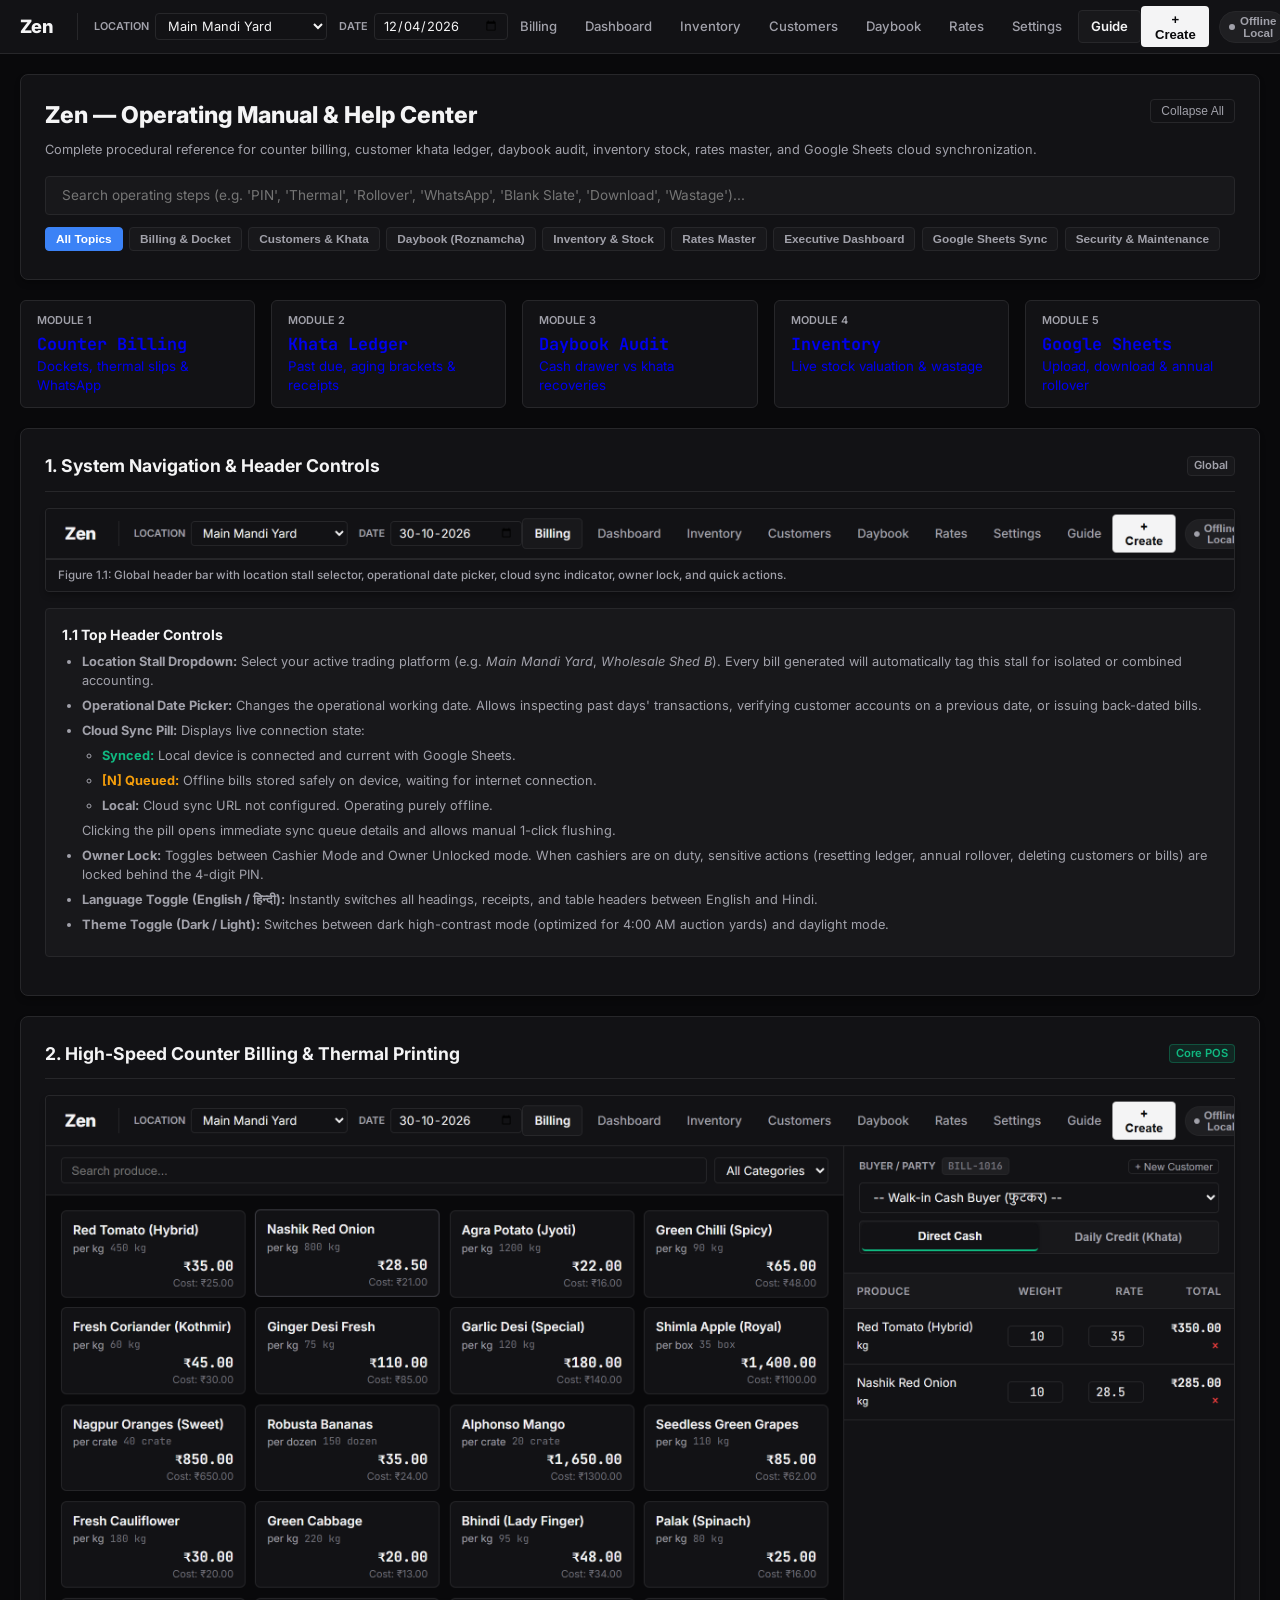
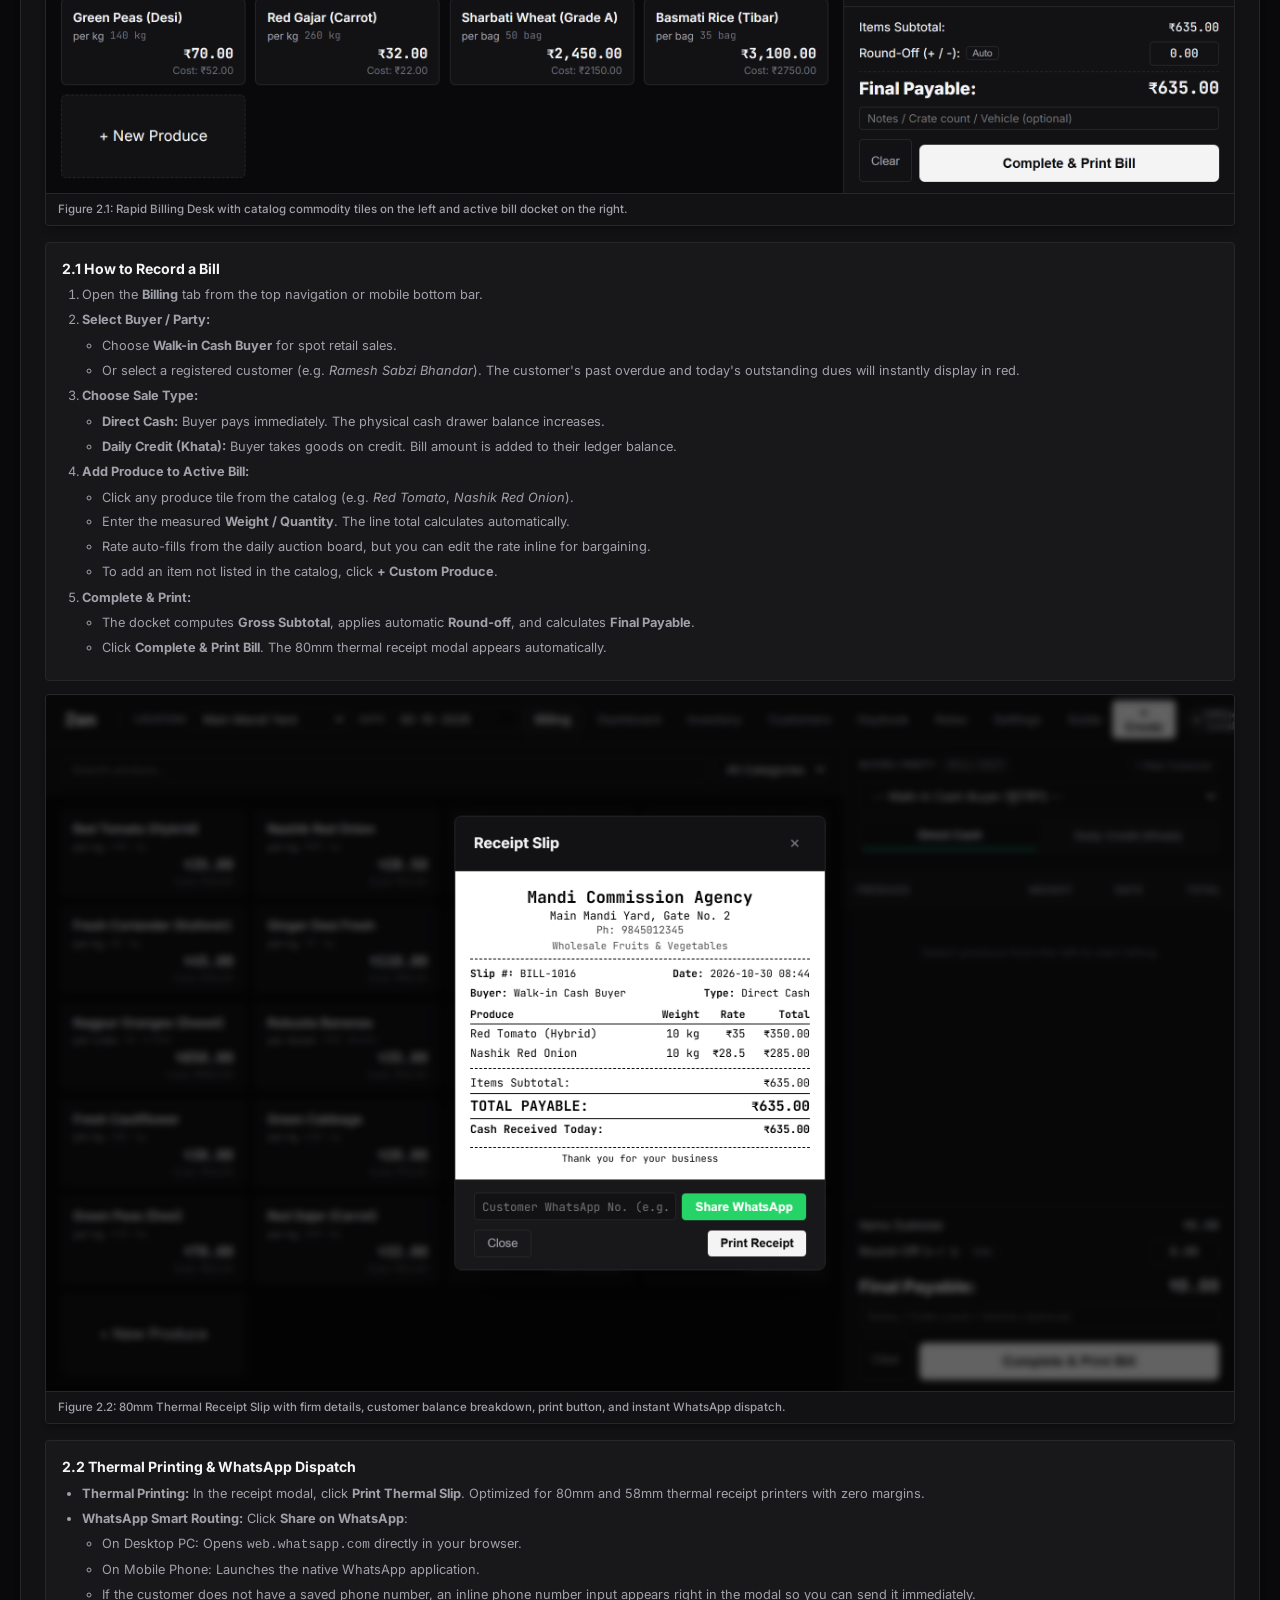
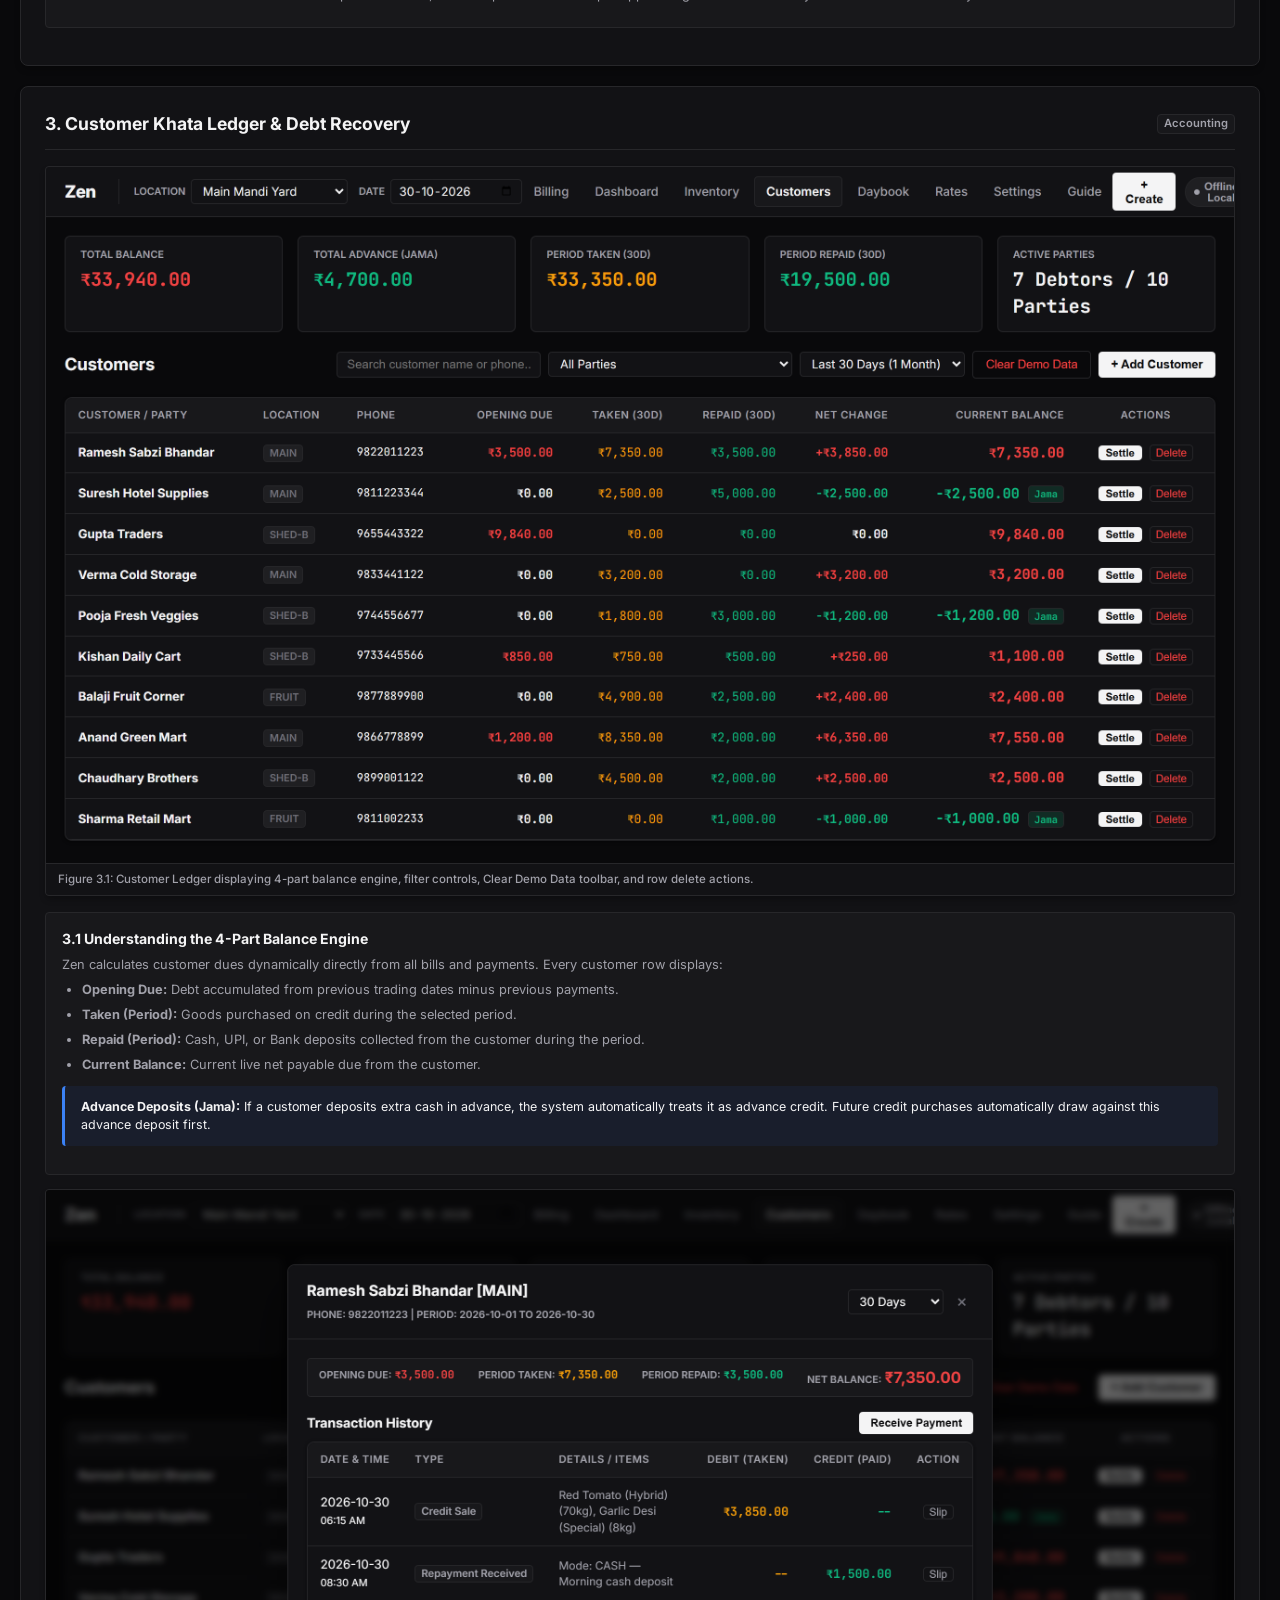
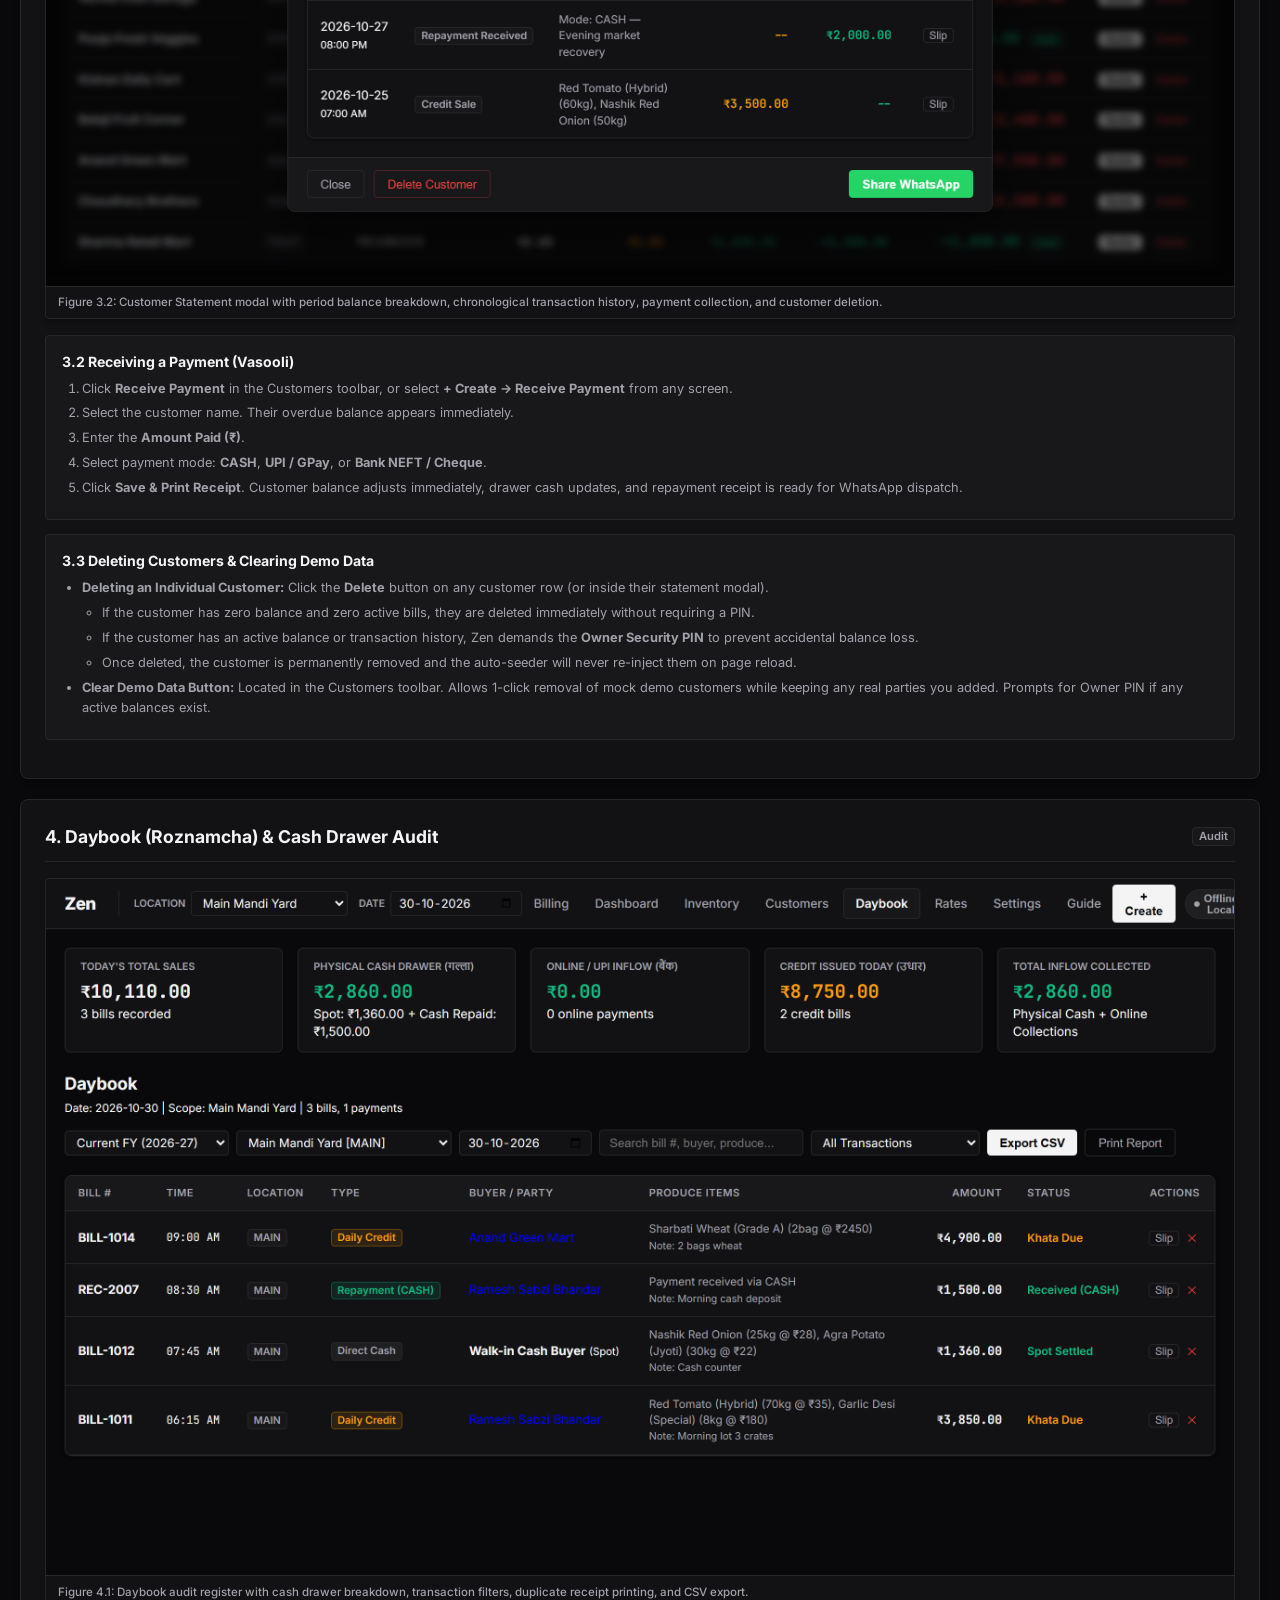
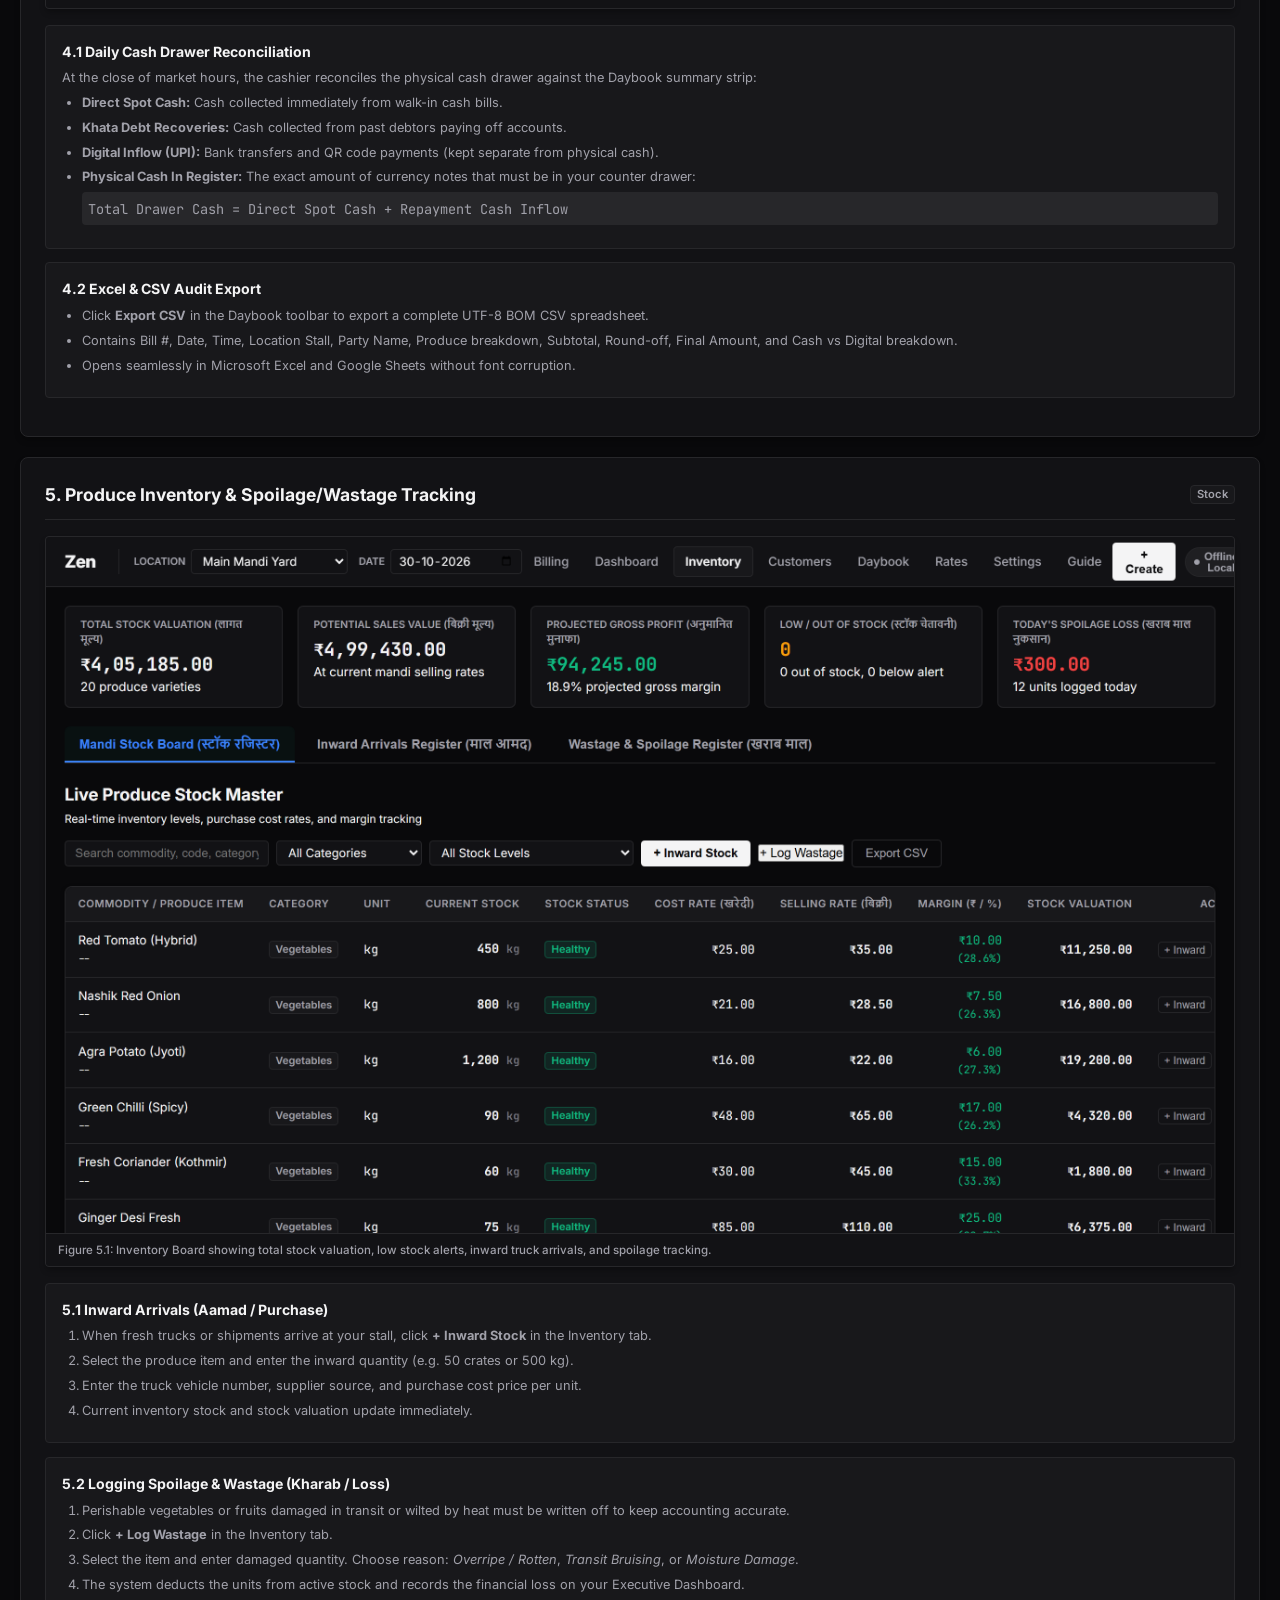
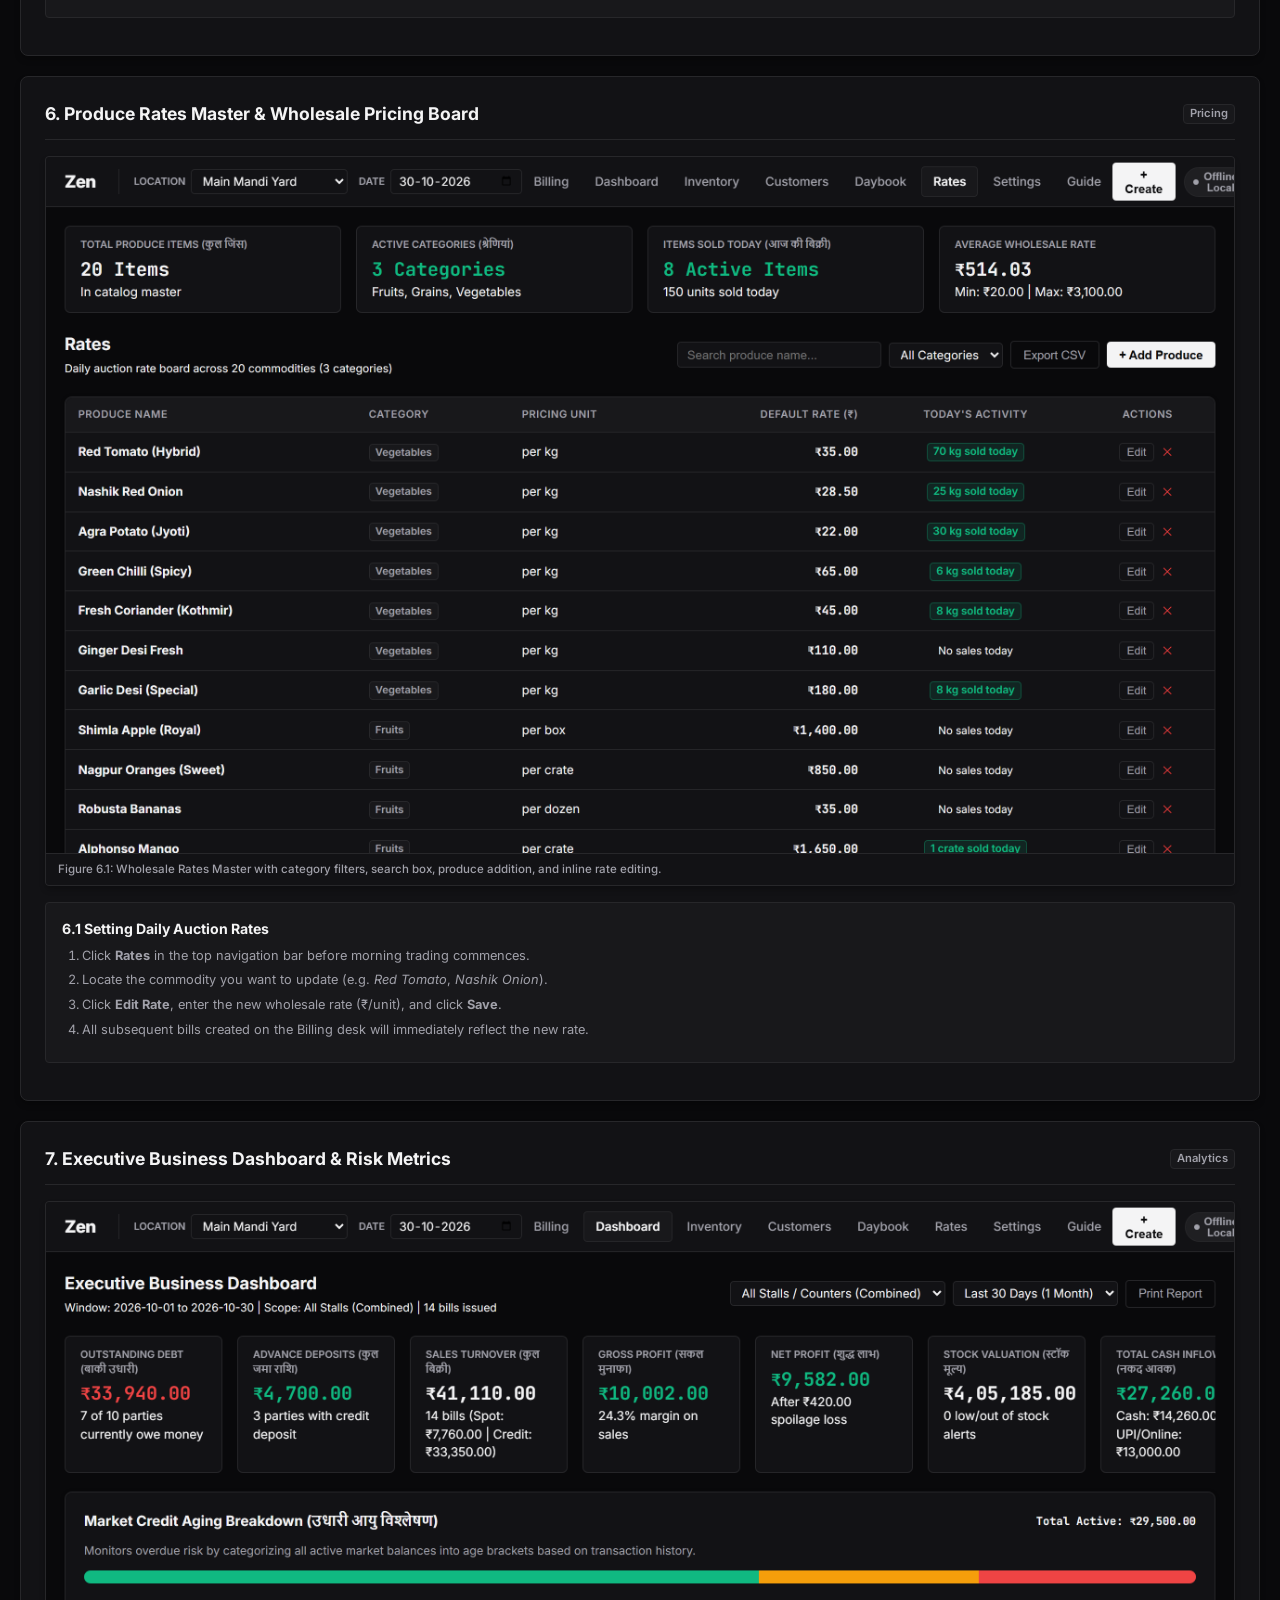
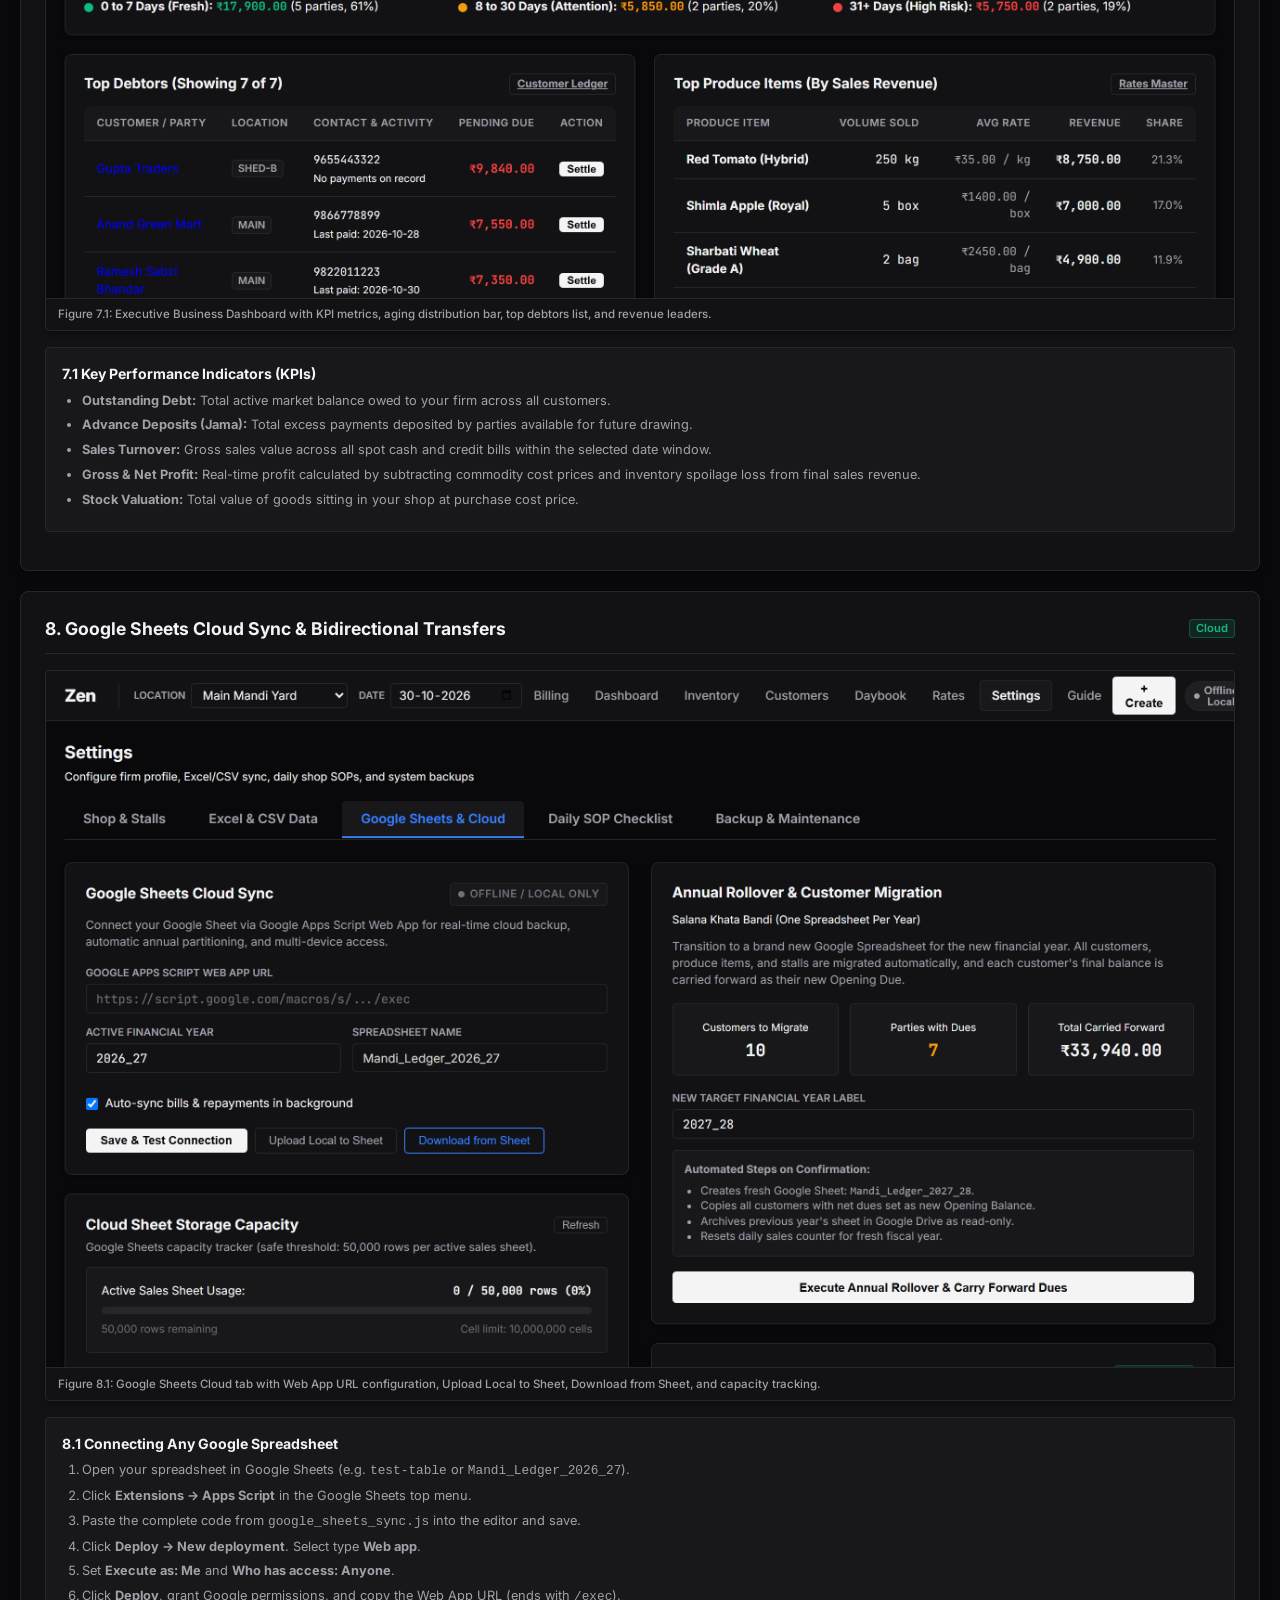
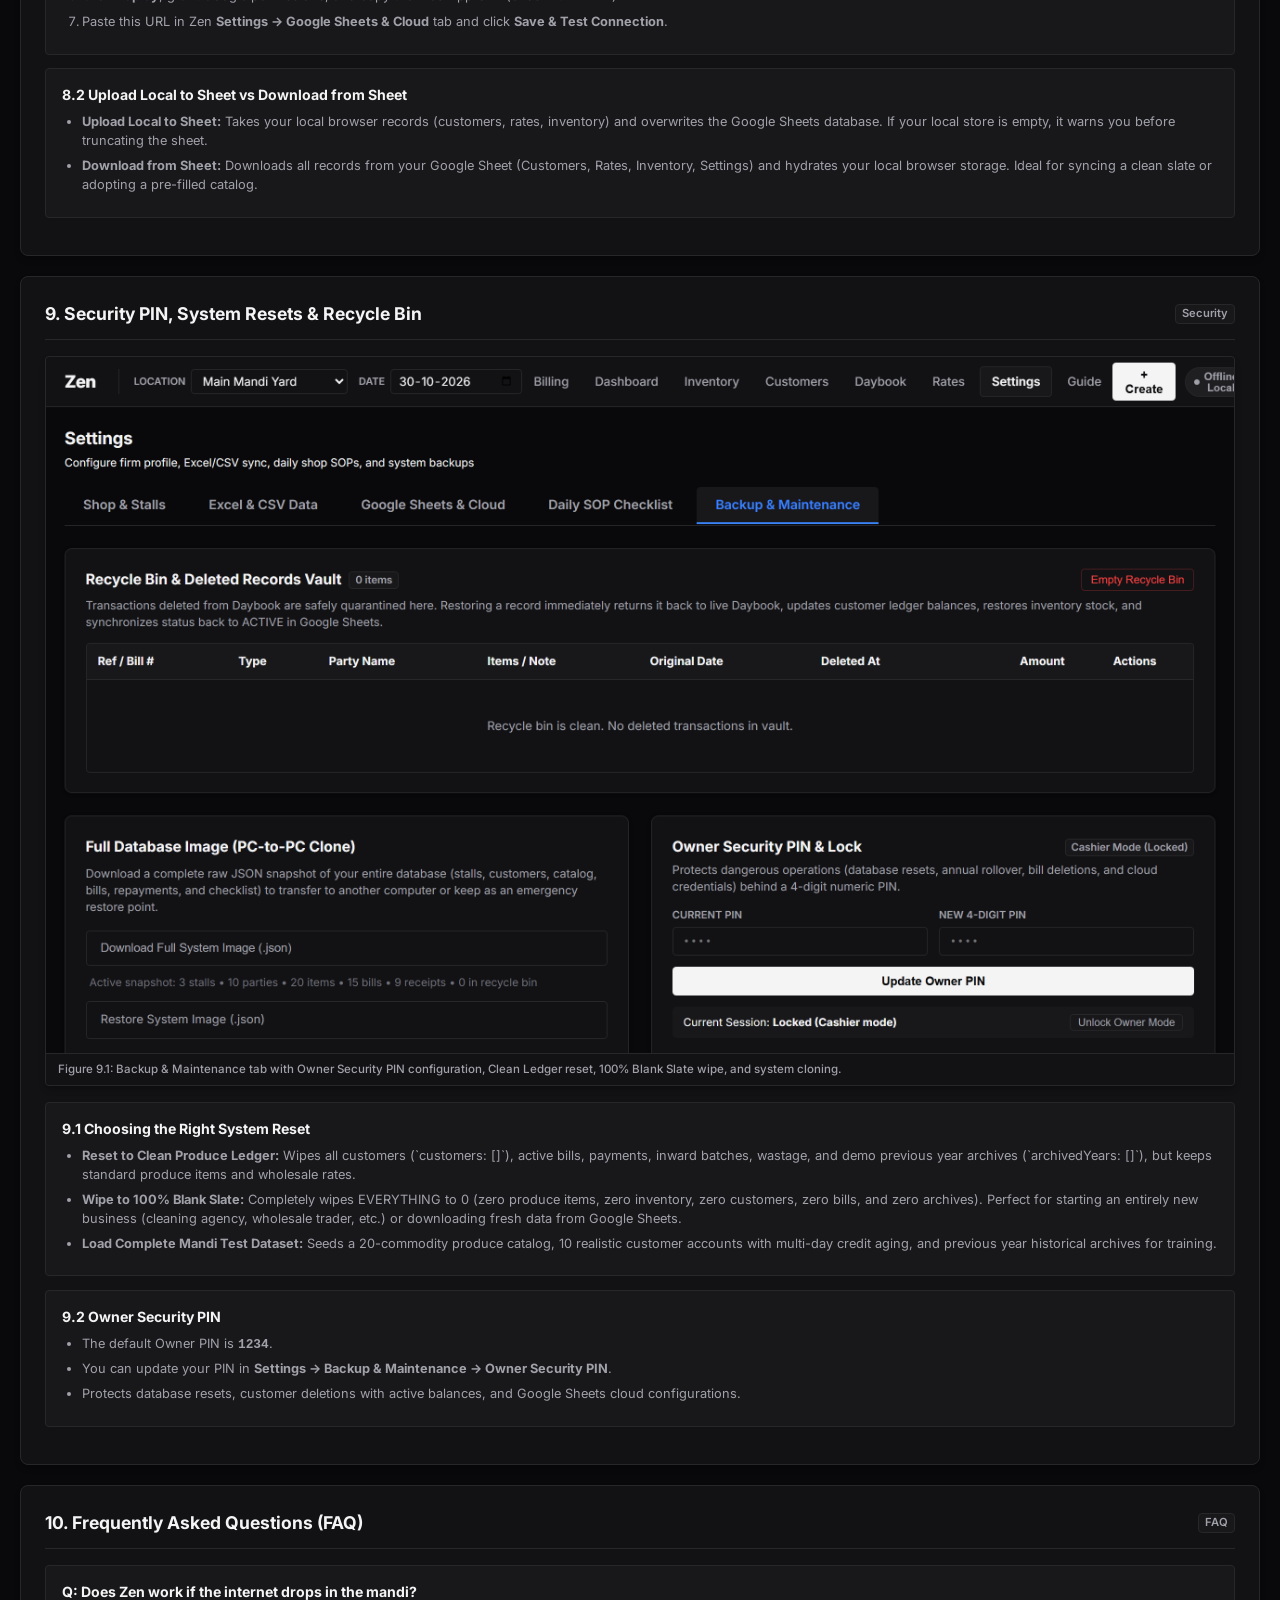
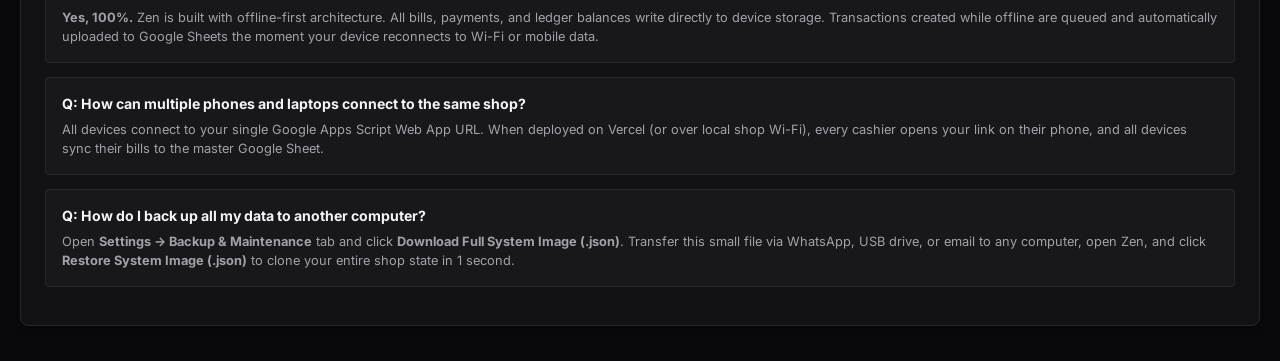
<file: guide.html>
<!DOCTYPE html>
<html lang="en" data-theme="dark">
<head>
  <meta charset="UTF-8">
  <meta name="viewport" content="width=device-width, initial-scale=1.0">
  <title>Zen — Operating Manual & Help Center</title>
  <link rel="preconnect" href="https://fonts.googleapis.com">
  <link rel="preconnect" href="https://fonts.gstatic.com" crossorigin>
  <link href="https://fonts.googleapis.com/css2?family=Inter:wght@400;500;600;700;800&family=JetBrains+Mono:wght@400;500;600;700&display=swap" rel="stylesheet">
  <link rel="stylesheet" href="styles.css">
  <style>
    .guide-hero {
      background: var(--bg-surface);
      border: 1px solid var(--border-subtle);
      border-radius: var(--radius-md);
      padding: 1.5rem;
      margin-bottom: 1.25rem;
      box-shadow: var(--shadow-card);
    }

    .guide-search-wrap {
      display: flex;
      gap: 0.75rem;
      margin-top: 1rem;
      flex-wrap: wrap;
    }

    .guide-search-input {
      flex: 1;
      min-width: 260px;
      padding: 0.65rem 1rem;
      background: var(--bg-subtle);
      border: 1px solid var(--border-subtle);
      border-radius: var(--radius-xs);
      color: var(--text-main);
      font-size: 0.85rem;
      font-family: var(--font-sans);
      outline: none;
      transition: border-color 0.15s ease;
    }

    .guide-search-input:focus {
      border-color: var(--brand-accent);
    }

    .guide-filters {
      display: flex;
      gap: 0.4rem;
      overflow-x: auto;
      padding-bottom: 0.25rem;
      margin-top: 0.75rem;
      -webkit-overflow-scrolling: touch;
    }

    .guide-pill {
      background: var(--bg-subtle);
      border: 1px solid var(--border-subtle);
      color: var(--text-muted);
      padding: 4px 10px;
      border-radius: var(--radius-xs);
      font-size: 0.74rem;
      font-weight: 600;
      cursor: pointer;
      white-space: nowrap;
      transition: all 0.15s ease;
    }

    .guide-pill:hover,
    .guide-pill.active {
      background: var(--brand-accent);
      color: #ffffff;
      border-color: var(--brand-accent);
    }

    .guide-section {
      background: var(--bg-surface);
      border: 1px solid var(--border-subtle);
      border-radius: var(--radius-md);
      padding: 1.5rem;
      margin-bottom: 1.25rem;
      box-shadow: var(--shadow-card);
      scroll-margin-top: 5rem;
    }

    .guide-section-header {
      display: flex;
      justify-content: space-between;
      align-items: center;
      border-bottom: 1px solid var(--border-subtle);
      padding-bottom: 0.75rem;
      margin-bottom: 1rem;
      cursor: pointer;
      user-select: none;
    }

    .guide-section-title {
      font-size: 1.1rem;
      font-weight: 700;
      color: var(--text-main);
      display: flex;
      align-items: center;
      gap: 0.6rem;
    }

    .guide-step-box {
      background: var(--bg-subtle);
      border: 1px solid var(--border-subtle);
      border-radius: var(--radius-xs);
      padding: 1rem;
      margin-bottom: 0.85rem;
    }

    .guide-step-title {
      font-size: 0.88rem;
      font-weight: 700;
      color: var(--text-main);
      margin-bottom: 0.35rem;
      display: flex;
      align-items: center;
      gap: 0.5rem;
    }

    .guide-step-body {
      font-size: 0.8rem;
      color: var(--text-muted);
      line-height: 1.5;
    }

    .guide-step-body ol,
    .guide-step-body ul {
      margin: 0.4rem 0 0.4rem 1.25rem;
    }

    .guide-step-body li {
      margin-bottom: 0.35rem;
    }

    .guide-callout {
      padding: 0.75rem 1rem;
      border-radius: var(--radius-xs);
      font-size: 0.78rem;
      margin: 0.75rem 0;
      line-height: 1.45;
    }

    .guide-callout-info {
      background: rgba(37, 99, 235, 0.08);
      border-left: 3px solid var(--brand-accent);
      color: var(--text-main);
    }

    .guide-callout-warning {
      background: rgba(245, 158, 11, 0.08);
      border-left: 3px solid var(--color-warning);
      color: var(--text-main);
    }

    .guide-grid-2 {
      display: grid;
      grid-template-columns: 1fr 1fr;
      gap: 1rem;
      margin-top: 0.75rem;
    }

    .guide-img-wrap {
      margin: 0.85rem 0 1rem 0;
      border: 1px solid var(--border-subtle);
      border-radius: var(--radius-xs);
      overflow: hidden;
      background: var(--bg-hover);
      box-shadow: var(--shadow-card);
    }

    .guide-img {
      width: 100%;
      height: auto;
      display: block;
    }

    .guide-img-caption {
      padding: 0.45rem 0.75rem;
      font-size: 0.72rem;
      color: var(--text-muted);
      background: var(--bg-surface);
      border-top: 1px solid var(--border-subtle);
      font-weight: 500;
    }

    @media (max-width: 768px) {
      .guide-grid-2 {
        grid-template-columns: 1fr;
      }
      .guide-section {
        padding: 1rem;
      }
    }
  </style>
</head>
<body>
  <!-- Shared Header (Rendered dynamically by store.js) -->
  <header id="sharedHeader" class="app-header"></header>

  <main class="page-container">
    
    <!-- Hero Header Banner -->
    <div class="guide-hero">
      <div style="display:flex; justify-content:space-between; align-items:flex-start; flex-wrap:wrap; gap:0.5rem;">
        <div>
          <h2 style="font-size:1.45rem; font-weight:800; margin-bottom:0.25rem;">Zen — Operating Manual & Help Center</h2>
          <span style="font-size:0.8rem; color:var(--text-muted);">
            Complete procedural reference for counter billing, customer khata ledger, daybook audit, inventory stock, rates master, and Google Sheets cloud synchronization.
          </span>
        </div>
        <button type="button" class="btn-ghost" id="btnToggleAllSections" style="font-size:0.75rem; padding:4px 10px;">
          Collapse All
        </button>
      </div>

      <div class="guide-search-wrap">
        <input type="text" id="guideSearchInput" class="guide-search-input" placeholder="Search operating steps (e.g. 'PIN', 'Thermal', 'Rollover', 'WhatsApp', 'Blank Slate', 'Download', 'Wastage')...">
      </div>

      <div class="guide-filters" id="guideFilterBar">
        <button type="button" class="guide-pill active" onclick="filterGuideCategory('ALL', this)">All Topics</button>
        <button type="button" class="guide-pill" onclick="filterGuideCategory('BILLING', this)">Billing & Docket</button>
        <button type="button" class="guide-pill" onclick="filterGuideCategory('KHATA', this)">Customers & Khata</button>
        <button type="button" class="guide-pill" onclick="filterGuideCategory('DAYBOOK', this)">Daybook (Roznamcha)</button>
        <button type="button" class="guide-pill" onclick="filterGuideCategory('STOCK', this)">Inventory & Stock</button>
        <button type="button" class="guide-pill" onclick="filterGuideCategory('RATES', this)">Rates Master</button>
        <button type="button" class="guide-pill" onclick="filterGuideCategory('DASHBOARD', this)">Executive Dashboard</button>
        <button type="button" class="guide-pill" onclick="filterGuideCategory('CLOUD', this)">Google Sheets Sync</button>
        <button type="button" class="guide-pill" onclick="filterGuideCategory('SAFETY', this)">Security & Maintenance</button>
      </div>
    </div>

    <!-- Quick Module Jump Cards -->
    <div class="summary-strip" style="margin-bottom:1.25rem;">
      <a href="#sec-billing" class="strip-card" style="text-decoration:none; cursor:pointer;">
        <span class="strip-label">Module 1</span>
        <div class="strip-val" style="font-size:1.05rem;">Counter Billing</div>
        <small class="text-dim">Dockets, thermal slips & WhatsApp</small>
      </a>
      <a href="#sec-khata" class="strip-card" style="text-decoration:none; cursor:pointer;">
        <span class="strip-label">Module 2</span>
        <div class="strip-val" style="font-size:1.05rem;">Khata Ledger</div>
        <small class="text-dim">Past due, aging brackets & receipts</small>
      </a>
      <a href="#sec-daybook" class="strip-card" style="text-decoration:none; cursor:pointer;">
        <span class="strip-label">Module 3</span>
        <div class="strip-val" style="font-size:1.05rem;">Daybook Audit</div>
        <small class="text-dim">Cash drawer vs khata recoveries</small>
      </a>
      <a href="#sec-stock" class="strip-card" style="text-decoration:none; cursor:pointer;">
        <span class="strip-label">Module 4</span>
        <div class="strip-val" style="font-size:1.05rem;">Inventory</div>
        <small class="text-dim">Live stock valuation & wastage</small>
      </a>
      <a href="#sec-cloud" class="strip-card" style="text-decoration:none; cursor:pointer;">
        <span class="strip-label">Module 5</span>
        <div class="strip-val" style="font-size:1.05rem;">Google Sheets</div>
        <small class="text-dim">Upload, download & annual rollover</small>
      </a>
    </div>

    <!-- Container for Searchable Sections -->
    <div id="guideSectionsContainer">

      <!-- SECTION 1: SYSTEM CONTROLS & TOP BAR -->
      <section class="guide-section" id="sec-controls" data-category="BILLING">
        <div class="guide-section-header" onclick="toggleSection('sec-controls')">
          <div class="guide-section-title">
            <span>1. System Navigation & Header Controls</span>
          </div>
          <span class="badge">Global</span>
        </div>
        <div class="guide-section-content">
          <div class="guide-img-wrap">
            <img src="assets/guide/header_navigation.png" alt="Zen Global Header Controls" class="guide-img">
            <div class="guide-img-caption">Figure 1.1: Global header bar with location stall selector, operational date picker, cloud sync indicator, owner lock, and quick actions.</div>
          </div>

          <div class="guide-step-box">
            <div class="guide-step-title">1.1 Top Header Controls</div>
            <div class="guide-step-body">
              <ul>
                <li><strong>Location Stall Dropdown:</strong> Select your active trading platform (e.g. <em>Main Mandi Yard</em>, <em>Wholesale Shed B</em>). Every bill generated will automatically tag this stall for isolated or combined accounting.</li>
                <li><strong>Operational Date Picker:</strong> Changes the operational working date. Allows inspecting past days' transactions, verifying customer accounts on a previous date, or issuing back-dated bills.</li>
                <li><strong>Cloud Sync Pill:</strong> Displays live connection state:
                  <ul>
                    <li><strong class="text-success">Synced:</strong> Local device is connected and current with Google Sheets.</li>
                    <li><strong class="text-warning">[N] Queued:</strong> Offline bills stored safely on device, waiting for internet connection.</li>
                    <li><strong class="text-dim">Local:</strong> Cloud sync URL not configured. Operating purely offline.</li>
                  </ul>
                  Clicking the pill opens immediate sync queue details and allows manual 1-click flushing.
                </li>
                <li><strong>Owner Lock:</strong> Toggles between Cashier Mode and Owner Unlocked mode. When cashiers are on duty, sensitive actions (resetting ledger, annual rollover, deleting customers or bills) are locked behind the 4-digit PIN.</li>
                <li><strong>Language Toggle (English / हिन्दी):</strong> Instantly switches all headings, receipts, and table headers between English and Hindi.</li>
                <li><strong>Theme Toggle (Dark / Light):</strong> Switches between dark high-contrast mode (optimized for 4:00 AM auction yards) and daylight mode.</li>
              </ul>
            </div>
          </div>
        </div>
      </section>

      <!-- SECTION 2: COUNTER BILLING & DOCKET -->
      <section class="guide-section" id="sec-billing" data-category="BILLING">
        <div class="guide-section-header" onclick="toggleSection('sec-billing')">
          <div class="guide-section-title">
            <span>2. High-Speed Counter Billing & Thermal Printing</span>
          </div>
          <span class="badge badge-success">Core POS</span>
        </div>
        <div class="guide-section-content">
          <div class="guide-img-wrap">
            <img src="assets/guide/billing_desk.png" alt="Zen Billing Desk Interface" class="guide-img">
            <div class="guide-img-caption">Figure 2.1: Rapid Billing Desk with catalog commodity tiles on the left and active bill docket on the right.</div>
          </div>

          <div class="guide-step-box">
            <div class="guide-step-title">2.1 How to Record a Bill</div>
            <div class="guide-step-body">
              <ol>
                <li>Open the <strong>Billing</strong> tab from the top navigation or mobile bottom bar.</li>
                <li><strong>Select Buyer / Party:</strong>
                  <ul>
                    <li>Choose <strong>Walk-in Cash Buyer</strong> for spot retail sales.</li>
                    <li>Or select a registered customer (e.g. <em>Ramesh Sabzi Bhandar</em>). The customer's past overdue and today's outstanding dues will instantly display in red.</li>
                  </ul>
                </li>
                <li><strong>Choose Sale Type:</strong>
                  <ul>
                    <li><strong>Direct Cash:</strong> Buyer pays immediately. The physical cash drawer balance increases.</li>
                    <li><strong>Daily Credit (Khata):</strong> Buyer takes goods on credit. Bill amount is added to their ledger balance.</li>
                  </ul>
                </li>
                <li><strong>Add Produce to Active Bill:</strong>
                  <ul>
                    <li>Click any produce tile from the catalog (e.g. <em>Red Tomato</em>, <em>Nashik Red Onion</em>).</li>
                    <li>Enter the measured <strong>Weight / Quantity</strong>. The line total calculates automatically.</li>
                    <li>Rate auto-fills from the daily auction board, but you can edit the rate inline for bargaining.</li>
                    <li>To add an item not listed in the catalog, click <strong>+ Custom Produce</strong>.</li>
                  </ul>
                </li>
                <li><strong>Complete & Print:</strong>
                  <ul>
                    <li>The docket computes <strong>Gross Subtotal</strong>, applies automatic <strong>Round-off</strong>, and calculates <strong>Final Payable</strong>.</li>
                    <li>Click <strong>Complete & Print Bill</strong>. The 80mm thermal receipt modal appears automatically.</li>
                  </ul>
                </li>
              </ol>
            </div>
          </div>

          <div class="guide-img-wrap">
            <img src="assets/guide/thermal_receipt.png" alt="80mm Thermal Receipt Preview" class="guide-img">
            <div class="guide-img-caption">Figure 2.2: 80mm Thermal Receipt Slip with firm details, customer balance breakdown, print button, and instant WhatsApp dispatch.</div>
          </div>

          <div class="guide-step-box">
            <div class="guide-step-title">2.2 Thermal Printing & WhatsApp Dispatch</div>
            <div class="guide-step-body">
              <ul>
                <li><strong>Thermal Printing:</strong> In the receipt modal, click <strong>Print Thermal Slip</strong>. Optimized for 80mm and 58mm thermal receipt printers with zero margins.</li>
                <li><strong>WhatsApp Smart Routing:</strong> Click <strong>Share on WhatsApp</strong>:
                  <ul>
                    <li>On Desktop PC: Opens <code>web.whatsapp.com</code> directly in your browser.</li>
                    <li>On Mobile Phone: Launches the native WhatsApp application.</li>
                    <li>If the customer does not have a saved phone number, an inline phone number input appears right in the modal so you can send it immediately.</li>
                  </ul>
                </li>
              </ul>
            </div>
          </div>
        </div>
      </section>

      <!-- SECTION 3: CUSTOMER KHATA & DEBT AGING -->
      <section class="guide-section" id="sec-khata" data-category="KHATA">
        <div class="guide-section-header" onclick="toggleSection('sec-khata')">
          <div class="guide-section-title">
            <span>3. Customer Khata Ledger & Debt Recovery</span>
          </div>
          <span class="badge">Accounting</span>
        </div>
        <div class="guide-section-content">
          <div class="guide-img-wrap">
            <img src="assets/guide/customer_khata.png" alt="Customer Khata Ledger Table" class="guide-img">
            <div class="guide-img-caption">Figure 3.1: Customer Ledger displaying 4-part balance engine, filter controls, Clear Demo Data toolbar, and row delete actions.</div>
          </div>

          <div class="guide-step-box">
            <div class="guide-step-title">3.1 Understanding the 4-Part Balance Engine</div>
            <div class="guide-step-body">
              <p>Zen calculates customer dues dynamically directly from all bills and payments. Every customer row displays:</p>
              <ul>
                <li><strong>Opening Due:</strong> Debt accumulated from previous trading dates minus previous payments.</li>
                <li><strong>Taken (Period):</strong> Goods purchased on credit during the selected period.</li>
                <li><strong>Repaid (Period):</strong> Cash, UPI, or Bank deposits collected from the customer during the period.</li>
                <li><strong>Current Balance:</strong> Current live net payable due from the customer.</li>
              </ul>
              <div class="guide-callout guide-callout-info">
                <strong>Advance Deposits (Jama):</strong> If a customer deposits extra cash in advance, the system automatically treats it as advance credit. Future credit purchases automatically draw against this advance deposit first.
              </div>
            </div>
          </div>

          <div class="guide-img-wrap">
            <img src="assets/guide/customer_statement.png" alt="Customer Statement Modal" class="guide-img">
            <div class="guide-img-caption">Figure 3.2: Customer Statement modal with period balance breakdown, chronological transaction history, payment collection, and customer deletion.</div>
          </div>

          <div class="guide-step-box">
            <div class="guide-step-title">3.2 Receiving a Payment (Vasooli)</div>
            <div class="guide-step-body">
              <ol>
                <li>Click <strong>Receive Payment</strong> in the Customers toolbar, or select <strong>+ Create -> Receive Payment</strong> from any screen.</li>
                <li>Select the customer name. Their overdue balance appears immediately.</li>
                <li>Enter the <strong>Amount Paid (₹)</strong>.</li>
                <li>Select payment mode: <strong>CASH</strong>, <strong>UPI / GPay</strong>, or <strong>Bank NEFT / Cheque</strong>.</li>
                <li>Click <strong>Save & Print Receipt</strong>. Customer balance adjusts immediately, drawer cash updates, and repayment receipt is ready for WhatsApp dispatch.</li>
              </ol>
            </div>
          </div>

          <div class="guide-step-box">
            <div class="guide-step-title">3.3 Deleting Customers & Clearing Demo Data</div>
            <div class="guide-step-body">
              <ul>
                <li><strong>Deleting an Individual Customer:</strong> Click the <strong>Delete</strong> button on any customer row (or inside their statement modal).
                  <ul>
                    <li>If the customer has zero balance and zero active bills, they are deleted immediately without requiring a PIN.</li>
                    <li>If the customer has an active balance or transaction history, Zen demands the <strong>Owner Security PIN</strong> to prevent accidental balance loss.</li>
                    <li>Once deleted, the customer is permanently removed and the auto-seeder will never re-inject them on page reload.</li>
                  </ul>
                </li>
                <li><strong>Clear Demo Data Button:</strong> Located in the Customers toolbar. Allows 1-click removal of mock demo customers while keeping any real parties you added. Prompts for Owner PIN if any active balances exist.</li>
              </ul>
            </div>
          </div>
        </div>
      </section>

      <!-- SECTION 4: DAYBOOK & CASH DRAWER -->
      <section class="guide-section" id="sec-daybook" data-category="DAYBOOK">
        <div class="guide-section-header" onclick="toggleSection('sec-daybook')">
          <div class="guide-section-title">
            <span>4. Daybook (Roznamcha) & Cash Drawer Audit</span>
          </div>
          <span class="badge">Audit</span>
        </div>
        <div class="guide-section-content">
          <div class="guide-img-wrap">
            <img src="assets/guide/daybook_audit.png" alt="Daybook Audit Register" class="guide-img">
            <div class="guide-img-caption">Figure 4.1: Daybook audit register with cash drawer breakdown, transaction filters, duplicate receipt printing, and CSV export.</div>
          </div>

          <div class="guide-step-box">
            <div class="guide-step-title">4.1 Daily Cash Drawer Reconciliation</div>
            <div class="guide-step-body">
              <p>At the close of market hours, the cashier reconciles the physical cash drawer against the Daybook summary strip:</p>
              <ul>
                <li><strong>Direct Spot Cash:</strong> Cash collected immediately from walk-in cash bills.</li>
                <li><strong>Khata Debt Recoveries:</strong> Cash collected from past debtors paying off accounts.</li>
                <li><strong>Digital Inflow (UPI):</strong> Bank transfers and QR code payments (kept separate from physical cash).</li>
                <li><strong>Physical Cash In Register:</strong> The exact amount of currency notes that must be in your counter drawer:
                  <div style="font-family:var(--font-mono); font-size:0.85rem; padding:0.4rem; background:var(--bg-hover); margin-top:0.35rem; border-radius:var(--radius-xs);">
                    Total Drawer Cash = Direct Spot Cash + Repayment Cash Inflow
                  </div>
                </li>
              </ul>
            </div>
          </div>

          <div class="guide-step-box">
            <div class="guide-step-title">4.2 Excel & CSV Audit Export</div>
            <div class="guide-step-body">
              <ul>
                <li>Click <strong>Export CSV</strong> in the Daybook toolbar to export a complete UTF-8 BOM CSV spreadsheet.</li>
                <li>Contains Bill #, Date, Time, Location Stall, Party Name, Produce breakdown, Subtotal, Round-off, Final Amount, and Cash vs Digital breakdown.</li>
                <li>Opens seamlessly in Microsoft Excel and Google Sheets without font corruption.</li>
              </ul>
            </div>
          </div>
        </div>
      </section>

      <!-- SECTION 5: INVENTORY & WASTAGE -->
      <section class="guide-section" id="sec-stock" data-category="STOCK">
        <div class="guide-section-header" onclick="toggleSection('sec-stock')">
          <div class="guide-section-title">
            <span>5. Produce Inventory & Spoilage/Wastage Tracking</span>
          </div>
          <span class="badge">Stock</span>
        </div>
        <div class="guide-section-content">
          <div class="guide-img-wrap">
            <img src="assets/guide/inventory_stock.png" alt="Inventory and Stock Valuation" class="guide-img">
            <div class="guide-img-caption">Figure 5.1: Inventory Board showing total stock valuation, low stock alerts, inward truck arrivals, and spoilage tracking.</div>
          </div>

          <div class="guide-step-box">
            <div class="guide-step-title">5.1 Inward Arrivals (Aamad / Purchase)</div>
            <div class="guide-step-body">
              <ol>
                <li>When fresh trucks or shipments arrive at your stall, click <strong>+ Inward Stock</strong> in the Inventory tab.</li>
                <li>Select the produce item and enter the inward quantity (e.g. 50 crates or 500 kg).</li>
                <li>Enter the truck vehicle number, supplier source, and purchase cost price per unit.</li>
                <li>Current inventory stock and stock valuation update immediately.</li>
              </ol>
            </div>
          </div>

          <div class="guide-step-box">
            <div class="guide-step-title">5.2 Logging Spoilage & Wastage (Kharab / Loss)</div>
            <div class="guide-step-body">
              <ol>
                <li>Perishable vegetables or fruits damaged in transit or wilted by heat must be written off to keep accounting accurate.</li>
                <li>Click <strong>+ Log Wastage</strong> in the Inventory tab.</li>
                <li>Select the item and enter damaged quantity. Choose reason: <em>Overripe / Rotten</em>, <em>Transit Bruising</em>, or <em>Moisture Damage</em>.</li>
                <li>The system deducts the units from active stock and records the financial loss on your Executive Dashboard.</li>
              </ol>
            </div>
          </div>
        </div>
      </section>

      <!-- SECTION 6: RATES MASTER & COMMODITY BOARD -->
      <section class="guide-section" id="sec-rates" data-category="RATES">
        <div class="guide-section-header" onclick="toggleSection('sec-rates')">
          <div class="guide-section-title">
            <span>6. Produce Rates Master & Wholesale Pricing Board</span>
          </div>
          <span class="badge">Pricing</span>
        </div>
        <div class="guide-section-content">
          <div class="guide-img-wrap">
            <img src="assets/guide/rates_board.png" alt="Rates Master Produce Board" class="guide-img">
            <div class="guide-img-caption">Figure 6.1: Wholesale Rates Master with category filters, search box, produce addition, and inline rate editing.</div>
          </div>

          <div class="guide-step-box">
            <div class="guide-step-title">6.1 Setting Daily Auction Rates</div>
            <div class="guide-step-body">
              <ol>
                <li>Click <strong>Rates</strong> in the top navigation bar before morning trading commences.</li>
                <li>Locate the commodity you want to update (e.g. <em>Red Tomato</em>, <em>Nashik Onion</em>).</li>
                <li>Click <strong>Edit Rate</strong>, enter the new wholesale rate (₹/unit), and click <strong>Save</strong>.</li>
                <li>All subsequent bills created on the Billing desk will immediately reflect the new rate.</li>
              </ol>
            </div>
          </div>
        </div>
      </section>

      <!-- SECTION 7: EXECUTIVE DASHBOARD -->
      <section class="guide-section" id="sec-dashboard" data-category="DASHBOARD">
        <div class="guide-section-header" onclick="toggleSection('sec-dashboard')">
          <div class="guide-section-title">
            <span>7. Executive Business Dashboard & Risk Metrics</span>
          </div>
          <span class="badge">Analytics</span>
        </div>
        <div class="guide-section-content">
          <div class="guide-img-wrap">
            <img src="assets/guide/executive_dashboard.png" alt="Executive Business Dashboard" class="guide-img">
            <div class="guide-img-caption">Figure 7.1: Executive Business Dashboard with KPI metrics, aging distribution bar, top debtors list, and revenue leaders.</div>
          </div>

          <div class="guide-step-box">
            <div class="guide-step-title">7.1 Key Performance Indicators (KPIs)</div>
            <div class="guide-step-body">
              <ul>
                <li><strong>Outstanding Debt:</strong> Total active market balance owed to your firm across all customers.</li>
                <li><strong>Advance Deposits (Jama):</strong> Total excess payments deposited by parties available for future drawing.</li>
                <li><strong>Sales Turnover:</strong> Gross sales value across all spot cash and credit bills within the selected date window.</li>
                <li><strong>Gross & Net Profit:</strong> Real-time profit calculated by subtracting commodity cost prices and inventory spoilage loss from final sales revenue.</li>
                <li><strong>Stock Valuation:</strong> Total value of goods sitting in your shop at purchase cost price.</li>
              </ul>
            </div>
          </div>
        </div>
      </section>

      <!-- SECTION 8: GOOGLE SHEETS CLOUD SYNC -->
      <section class="guide-section" id="sec-cloud" data-category="CLOUD">
        <div class="guide-section-header" onclick="toggleSection('sec-cloud')">
          <div class="guide-section-title">
            <span>8. Google Sheets Cloud Sync & Bidirectional Transfers</span>
          </div>
          <span class="badge badge-success">Cloud</span>
        </div>
        <div class="guide-section-content">
          <div class="guide-img-wrap">
            <img src="assets/guide/settings_cloud.png" alt="Google Sheets Cloud Sync Settings" class="guide-img">
            <div class="guide-img-caption">Figure 8.1: Google Sheets Cloud tab with Web App URL configuration, Upload Local to Sheet, Download from Sheet, and capacity tracking.</div>
          </div>

          <div class="guide-step-box">
            <div class="guide-step-title">8.1 Connecting Any Google Spreadsheet</div>
            <div class="guide-step-body">
              <ol>
                <li>Open your spreadsheet in Google Sheets (e.g. <code>test-table</code> or <code>Mandi_Ledger_2026_27</code>).</li>
                <li>Click <strong>Extensions -> Apps Script</strong> in the Google Sheets top menu.</li>
                <li>Paste the complete code from <code>google_sheets_sync.js</code> into the editor and save.</li>
                <li>Click <strong>Deploy -> New deployment</strong>. Select type <strong>Web app</strong>.</li>
                <li>Set <strong>Execute as: Me</strong> and <strong>Who has access: Anyone</strong>.</li>
                <li>Click <strong>Deploy</strong>, grant Google permissions, and copy the Web App URL (ends with <code>/exec</code>).</li>
                <li>Paste this URL in Zen <strong>Settings -> Google Sheets & Cloud</strong> tab and click <strong>Save & Test Connection</strong>.</li>
              </ol>
            </div>
          </div>

          <div class="guide-step-box">
            <div class="guide-step-title">8.2 Upload Local to Sheet vs Download from Sheet</div>
            <div class="guide-step-body">
              <ul>
                <li><strong>Upload Local to Sheet:</strong> Takes your local browser records (customers, rates, inventory) and overwrites the Google Sheets database. If your local store is empty, it warns you before truncating the sheet.</li>
                <li><strong>Download from Sheet:</strong> Downloads all records from your Google Sheet (Customers, Rates, Inventory, Settings) and hydrates your local browser storage. Ideal for syncing a clean slate or adopting a pre-filled catalog.</li>
              </ul>
            </div>
          </div>
        </div>
      </section>

      <!-- SECTION 9: SECURITY, SYSTEM RESETS & RECYCLE BIN -->
      <section class="guide-section" id="sec-safety" data-category="SAFETY">
        <div class="guide-section-header" onclick="toggleSection('sec-safety')">
          <div class="guide-section-title">
            <span>9. Security PIN, System Resets & Recycle Bin</span>
          </div>
          <span class="badge badge-warn">Security</span>
        </div>
        <div class="guide-section-content">
          <div class="guide-img-wrap">
            <img src="assets/guide/settings_reset.png" alt="System Resets and Maintenance" class="guide-img">
            <div class="guide-img-caption">Figure 9.1: Backup & Maintenance tab with Owner Security PIN configuration, Clean Ledger reset, 100% Blank Slate wipe, and system cloning.</div>
          </div>

          <div class="guide-step-box">
            <div class="guide-step-title">9.1 Choosing the Right System Reset</div>
            <div class="guide-step-body">
              <ul>
                <li><strong>Reset to Clean Produce Ledger:</strong> Wipes all customers (`customers: []`), active bills, payments, inward batches, wastage, and demo previous year archives (`archivedYears: []`), but keeps standard produce items and wholesale rates.</li>
                <li><strong>Wipe to 100% Blank Slate:</strong> Completely wipes EVERYTHING to 0 (zero produce items, zero inventory, zero customers, zero bills, and zero archives). Perfect for starting an entirely new business (cleaning agency, wholesale trader, etc.) or downloading fresh data from Google Sheets.</li>
                <li><strong>Load Complete Mandi Test Dataset:</strong> Seeds a 20-commodity produce catalog, 10 realistic customer accounts with multi-day credit aging, and previous year historical archives for training.</li>
              </ul>
            </div>
          </div>

          <div class="guide-step-box">
            <div class="guide-step-title">9.2 Owner Security PIN</div>
            <div class="guide-step-body">
              <ul>
                <li>The default Owner PIN is <strong><code>1234</code></strong>.</li>
                <li>You can update your PIN in <strong>Settings -> Backup & Maintenance -> Owner Security PIN</strong>.</li>
                <li>Protects database resets, customer deletions with active balances, and Google Sheets cloud configurations.</li>
              </ul>
            </div>
          </div>
        </div>
      </section>

      <!-- SECTION 10: FAQ & TROUBLESHOOTING -->
      <section class="guide-section" id="sec-faq" data-category="ALL">
        <div class="guide-section-header" onclick="toggleSection('sec-faq')">
          <div class="guide-section-title">
            <span>10. Frequently Asked Questions (FAQ)</span>
          </div>
          <span class="badge">FAQ</span>
        </div>
        <div class="guide-section-content">
          <div class="guide-step-box">
            <div class="guide-step-title">Q: Does Zen work if the internet drops in the mandi?</div>
            <div class="guide-step-body">
              <strong>Yes, 100%.</strong> Zen is built with offline-first architecture. All bills, payments, and ledger balances write directly to device storage. Transactions created while offline are queued and automatically uploaded to Google Sheets the moment your device reconnects to Wi-Fi or mobile data.
            </div>
          </div>

          <div class="guide-step-box">
            <div class="guide-step-title">Q: How can multiple phones and laptops connect to the same shop?</div>
            <div class="guide-step-body">
              All devices connect to your single Google Apps Script Web App URL. When deployed on Vercel (or over local shop Wi-Fi), every cashier opens your link on their phone, and all devices sync their bills to the master Google Sheet.
            </div>
          </div>

          <div class="guide-step-box">
            <div class="guide-step-title">Q: How do I back up all my data to another computer?</div>
            <div class="guide-step-body">
              Open <strong>Settings -> Backup & Maintenance</strong> tab and click <strong>Download Full System Image (.json)</strong>. Transfer this small file via WhatsApp, USB drive, or email to any computer, open Zen, and click <strong>Restore System Image (.json)</strong> to clone your entire shop state in 1 second.
            </div>
          </div>
        </div>
      </section>

    </div>

  </main>

  <!-- Mobile Bottom Nav (Rendered dynamically by store.js) -->
  <nav id="sharedMobileNav" class="mobile-bottom-nav"></nav>

  <script src="store.js?v=2"></script>
  <script>
    document.addEventListener('DOMContentLoaded', () => {
      initSharedUI('guide');

      // Search Filter Input
      document.getElementById('guideSearchInput')?.addEventListener('input', (e) => {
        const query = e.target.value.toLowerCase().trim();
        const sections = document.querySelectorAll('.guide-section');

        sections.forEach(sec => {
          const text = sec.textContent.toLowerCase();
          if (!query || text.includes(query)) {
            sec.style.display = 'block';
            sec.querySelector('.guide-section-content').style.display = 'block';
          } else {
            sec.style.display = 'none';
          }
        });
      });

      // Toggle All button
      let allExpanded = true;
      document.getElementById('btnToggleAllSections')?.addEventListener('click', (e) => {
        allExpanded = !allExpanded;
        e.target.textContent = allExpanded ? 'Collapse All' : 'Expand All';
        document.querySelectorAll('.guide-section-content').forEach(c => {
          c.style.display = allExpanded ? 'block' : 'none';
        });
      });
    });

    function toggleSection(secId) {
      const sec = document.getElementById(secId);
      if (!sec) return;
      const content = sec.querySelector('.guide-section-content');
      if (content) {
        content.style.display = (content.style.display === 'none') ? 'block' : 'none';
      }
    }

    function filterGuideCategory(cat, btn) {
      document.querySelectorAll('.guide-pill').forEach(b => b.classList.remove('active'));
      if (btn) btn.classList.add('active');

      const sections = document.querySelectorAll('.guide-section');
      sections.forEach(sec => {
        const itemCat = sec.getAttribute('data-category');
        if (cat === 'ALL' || itemCat === cat || sec.id === 'sec-faq') {
          sec.style.display = 'block';
        } else {
          sec.style.display = 'none';
        }
      });
    }
  </script>
</body>
</html>
</file>
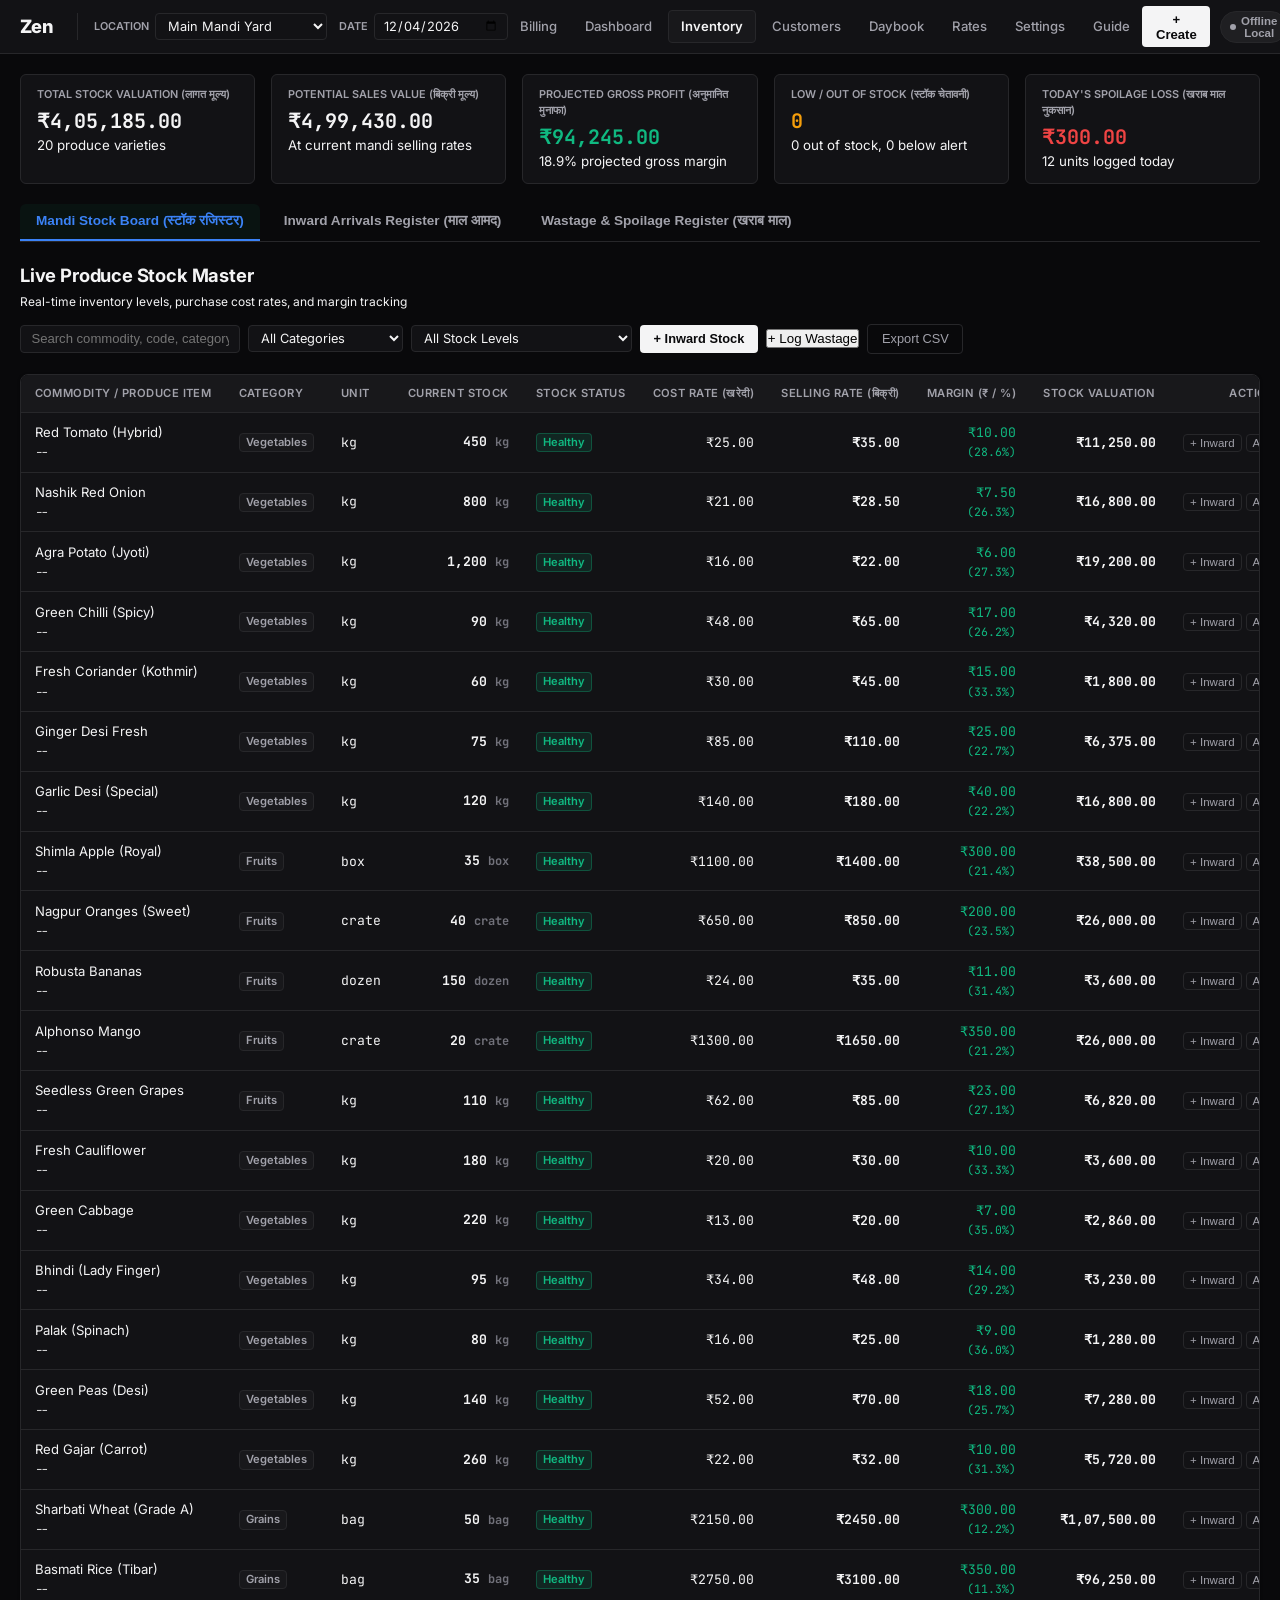
<file: inventory.html>
<!DOCTYPE html>
<html lang="en" data-theme="dark">
<head>
  <meta charset="UTF-8">
  <meta name="viewport" content="width=device-width, initial-scale=1.0">
  <title>Zen — Inventory &amp; Stock Management</title>
  <link rel="preconnect" href="https://fonts.googleapis.com">
  <link rel="preconnect" href="https://fonts.gstatic.com" crossorigin>
  <link href="https://fonts.googleapis.com/css2?family=Inter:wght@400;500;600;700;800&family=JetBrains+Mono:wght@400;500;600;700&display=swap" rel="stylesheet">
  <link rel="stylesheet" href="styles.css">
</head>
<body>
  <!-- Standard Unified Shared Header -->
  <header id="sharedHeader" class="app-header"></header>

  <main class="page-container">
    
    <!-- Top Summary Ribbon -->
    <div class="summary-strip" id="inventorySummaryStrip">
      <div class="strip-card">
        <span class="strip-label">Total Stock Valuation (लागत मूल्य)</span>
        <div class="strip-val font-mono" id="statStockValuation">₹0.00</div>
        <small class="text-dim" id="statItemsCount">0 produce varieties</small>
      </div>
      <div class="strip-card">
        <span class="strip-label">Potential Sales Value (बिक्री मूल्य)</span>
        <div class="strip-val font-mono text-main" id="statSalesValuation">₹0.00</div>
        <small class="text-dim">At current mandi selling rates</small>
      </div>
      <div class="strip-card">
        <span class="strip-label">Projected Gross Profit (अनुमानित मुनाफा)</span>
        <div class="strip-val font-mono text-success" id="statProjectedProfit">₹0.00</div>
        <small class="text-dim" id="statMarginPct">0% projected margin</small>
      </div>
      <div class="strip-card">
        <span class="strip-label">Low / Out of Stock (स्टॉक चेतावनी)</span>
        <div class="strip-val font-mono text-warning" id="statLowStock">0</div>
        <small class="text-dim" id="statOutStockSub">0 critically out of stock</small>
      </div>
      <div class="strip-card">
        <span class="strip-label">Today's Spoilage Loss (खराब माल नुकसान)</span>
        <div class="strip-val font-mono text-danger" id="statTodayWastage">₹0.00</div>
        <small class="text-dim" id="statTodayWastageQty">0 kg written off today</small>
      </div>
    </div>

    <!-- Navigation Tabs -->
    <div class="tab-bar">
      <button type="button" class="tab-btn active" id="tabBtn-stock" onclick="switchTab('stock')">
        Mandi Stock Board (स्टॉक रजिस्टर)
      </button>
      <button type="button" class="tab-btn" id="tabBtn-inward" onclick="switchTab('inward')">
        Inward Arrivals Register (माल आमद)
      </button>
      <button type="button" class="tab-btn" id="tabBtn-wastage" onclick="switchTab('wastage')">
        Wastage &amp; Spoilage Register (खराब माल)
      </button>
    </div>

    <!-- ====================================================================
         TAB 1: MANDI STOCK BOARD
         ==================================================================== -->
    <div id="tab-stock" class="tab-pane active">
      <div class="page-header">
        <div>
          <h2 class="page-title">Live Produce Stock Master</h2>
          <span class="text-dim" style="font-size:0.75rem;">Real-time inventory levels, purchase cost rates, and margin tracking</span>
        </div>
        <div class="page-toolbar">
          <input type="text" id="stockSearchInput" class="search-input" placeholder="Search commodity, code, category...">
          <select id="stockCategoryFilter" class="header-select">
            <option value="ALL">All Categories</option>
            <option value="vegetable">Vegetables (सब्जियां)</option>
            <option value="fruit">Fruits (फल)</option>
            <option value="grain">Grains (अनाज)</option>
            <option value="other">Other Commodities</option>
          </select>
          <select id="stockStatusFilter" class="header-select">
            <option value="ALL">All Stock Levels</option>
            <option value="HEALTHY">In Stock (Healthy)</option>
            <option value="LOW">Low Stock Alert (&lt; Threshold)</option>
            <option value="OUT">Out of Stock (Zero)</option>
          </select>
          <button type="button" class="btn-primary" onclick="openInwardModal()">+ Inward Stock</button>
          <button type="button" class="btn-secondary" onclick="openWastageModal()">+ Log Wastage</button>
          <button type="button" class="btn-ghost" onclick="exportStockMasterCsv()">Export CSV</button>
        </div>
      </div>

      <div class="table-card">
        <table class="data-table">
          <thead>
            <tr>
              <th>Commodity / Produce Item</th>
              <th>Category</th>
              <th>Unit</th>
              <th style="text-align:right;">Current Stock</th>
              <th>Stock Status</th>
              <th style="text-align:right;">Cost Rate (खरेदी)</th>
              <th style="text-align:right;">Selling Rate (बिक्री)</th>
              <th style="text-align:right;">Margin (₹ / %)</th>
              <th style="text-align:right;">Stock Valuation</th>
              <th style="text-align:center;">Actions</th>
            </tr>
          </thead>
          <tbody id="stockTableBody">
            <!-- Populated dynamically via JS -->
          </tbody>
        </table>
      </div>
    </div>

    <!-- ====================================================================
         TAB 2: INWARD STOCK ARRIVALS REGISTER (MAAL AAMAD)
         ==================================================================== -->
    <div id="tab-inward" class="tab-pane">
      <div class="page-header">
        <div>
          <h2 class="page-title">Inward Stock Register (माल आमद)</h2>
          <span class="text-dim" style="font-size:0.75rem;">Log of all incoming produce shipments, supplier lots, and purchase rates</span>
        </div>
        <div class="page-toolbar">
          <input type="text" id="inwardSearchInput" class="search-input" placeholder="Search lot, supplier, commodity...">
          <input type="date" id="inwardDateFilter" class="header-date" title="Filter by Arrival Date">
          <select id="inwardLocFilter" class="header-select">
            <option value="ALL">All Stalls / Counters</option>
          </select>
          <button type="button" class="btn-primary" onclick="openInwardModal()">+ Record Inward Stock</button>
          <button type="button" class="btn-ghost" onclick="exportInwardsCsv()">Export CSV</button>
        </div>
      </div>

      <div class="table-card">
        <table class="data-table">
          <thead>
            <tr>
              <th>Ref / Lot #</th>
              <th>Date &amp; Time</th>
              <th>Location</th>
              <th>Commodity</th>
              <th style="text-align:right;">Received Qty</th>
              <th style="text-align:right;">Purchase Cost</th>
              <th style="text-align:right;">Total Lot Cost</th>
              <th>Supplier / Mandi Agent</th>
              <th>Challan / Vehicle Notes</th>
              <th style="text-align:center;">Action</th>
            </tr>
          </thead>
          <tbody id="inwardTableBody">
            <!-- Populated dynamically via JS -->
          </tbody>
        </table>
      </div>
    </div>

    <!-- ====================================================================
         TAB 3: WASTAGE & SPOILAGE REGISTER (KHARAB MAAL)
         ==================================================================== -->
    <div id="tab-wastage" class="tab-pane">
      <div class="page-header">
        <div>
          <h2 class="page-title">Wastage &amp; Spoilage Register (खराब माल)</h2>
          <span class="text-dim" style="font-size:0.75rem;">Record produce damage, rot, dehydration, and financial loss deductions</span>
        </div>
        <div class="page-toolbar">
          <input type="text" id="wastageSearchInput" class="search-input" placeholder="Search reason, produce, notes...">
          <input type="date" id="wastageDateFilter" class="header-date" title="Filter by Spoilage Date">
          <select id="wastageLocFilter" class="header-select">
            <option value="ALL">All Stalls / Counters</option>
          </select>
          <button type="button" class="btn-primary" style="background:var(--color-danger); border-color:var(--color-danger);" onclick="openWastageModal()">+ Log Spoilage Write-Off</button>
          <button type="button" class="btn-ghost" onclick="exportWastageCsv()">Export CSV</button>
        </div>
      </div>

      <div class="table-card">
        <table class="data-table">
          <thead>
            <tr>
              <th>Ref / Log #</th>
              <th>Date &amp; Time</th>
              <th>Location</th>
              <th>Commodity</th>
              <th style="text-align:right;">Spoiled Qty</th>
              <th style="text-align:right;">Cost Rate</th>
              <th style="text-align:right;">Financial Loss</th>
              <th>Write-Off Reason</th>
              <th>Notes / Inspection</th>
              <th style="text-align:center;">Action</th>
            </tr>
          </thead>
          <tbody id="wastageTableBody">
            <!-- Populated dynamically via JS -->
          </tbody>
        </table>
      </div>
    </div>

  </main>

  <!-- ====================================================================
       MODAL 1: RECORD INWARD STOCK (+ MAAL AAMAD)
       ==================================================================== -->
  <div id="inwardModal" class="modal-backdrop hidden">
    <div class="modal-box modal-md">
      <div class="modal-header">
        <h3 class="modal-title">Record Inward Stock (माल आमद)</h3>
        <button type="button" class="modal-close" onclick="closeInwardModal()">&times;</button>
      </div>
      <form id="inwardForm" onsubmit="handleInwardSubmit(event)">
        <div class="modal-body">
          <div class="form-group">
            <label class="form-label">Produce Commodity *</label>
            <select id="inwardItemId" class="form-input" required onchange="handleInwardItemChange()">
              <!-- Options populated dynamically -->
            </select>
          </div>

          <div class="form-grid-2">
            <div class="form-group">
              <label class="form-label">Received Quantity *</label>
              <input type="number" id="inwardQty" class="form-input font-mono font-bold" min="0.1" step="0.1" required placeholder="0.00" oninput="recalcInwardTotal()">
            </div>
            <div class="form-group">
              <label class="form-label">Unit</label>
              <input type="text" id="inwardUnit" class="form-input font-mono" readonly style="background:var(--bg-subtle);">
            </div>
          </div>

          <div class="form-grid-2">
            <div class="form-group">
              <label class="form-label">Purchase Rate (Khareed ₹) *</label>
              <input type="number" id="inwardCostPrice" class="form-input font-mono" min="0" step="0.1" required placeholder="0.00" oninput="recalcInwardTotal()">
            </div>
            <div class="form-group">
              <label class="form-label">Total Lot Cost (कुल लागत)</label>
              <input type="text" id="inwardTotalCostDisplay" class="form-input font-mono font-bold text-success" readonly value="₹0.00" style="background:var(--bg-subtle);">
            </div>
          </div>

          <div class="form-group">
            <label style="display:flex; align-items:center; gap:8px; font-size:0.8rem; cursor:pointer;">
              <input type="checkbox" id="inwardUpdateMasterCost" checked>
              <span>Update master purchase cost price for this item</span>
            </label>
          </div>

          <div class="form-group">
            <label class="form-label">Supplier / Farmer / Commission Agent</label>
            <input type="text" id="inwardSupplier" class="form-input" placeholder="e.g. Nashik Onion Mandi Syndicate, Farmer Ramesh">
          </div>

          <div class="form-grid-2">
            <div class="form-group">
              <label class="form-label">Arrival Date</label>
              <input type="date" id="inwardDate" class="form-input" required>
            </div>
            <div class="form-group">
              <label class="form-label">Destination Counter / Stall</label>
              <select id="inwardLocationId" class="form-input" required>
                <!-- Locations populated dynamically -->
              </select>
            </div>
          </div>

          <div class="form-group" style="margin-bottom:0;">
            <label class="form-label">Vehicle / Challan / Batch Notes</label>
            <input type="text" id="inwardNotes" class="form-input" placeholder="e.g. Truck MH-15-AB-4321, 20 crates, Grade A">
          </div>
        </div>

        <div class="modal-footer">
          <button type="button" class="btn-ghost" onclick="closeInwardModal()">Cancel</button>
          <button type="submit" class="btn-primary">Save Inward Stock</button>
        </div>
      </form>
    </div>
  </div>

  <!-- ====================================================================
       MODAL 2: LOG WASTAGE & SPOILAGE (+ KHARAB MAAL)
       ==================================================================== -->
  <div id="wastageModal" class="modal-backdrop hidden">
    <div class="modal-box modal-md">
      <div class="modal-header">
        <h3 class="modal-title">Log Wastage &amp; Spoilage (खराब माल)</h3>
        <button type="button" class="modal-close" onclick="closeWastageModal()">&times;</button>
      </div>
      <form id="wastageForm" onsubmit="handleWastageSubmit(event)">
        <div class="modal-body">
          <div class="form-group">
            <label class="form-label">Produce Commodity *</label>
            <select id="wastageItemId" class="form-input" required onchange="handleWastageItemChange()">
              <!-- Options populated dynamically -->
            </select>
          </div>

          <div class="form-grid-2">
            <div class="form-group">
              <label class="form-label">Spoiled Quantity to Deduct *</label>
              <input type="number" id="wastageQty" class="form-input font-mono font-bold" min="0.1" step="0.1" required placeholder="0.00" oninput="recalcWastageTotal()">
            </div>
            <div class="form-group">
              <label class="form-label">Unit</label>
              <input type="text" id="wastageUnit" class="form-input font-mono" readonly style="background:var(--bg-subtle);">
            </div>
          </div>

          <div class="form-grid-2">
            <div class="form-group">
              <label class="form-label">Cost Rate for Loss (₹)</label>
              <input type="number" id="wastageCostPrice" class="form-input font-mono" min="0" step="0.1" required placeholder="0.00" oninput="recalcWastageTotal()">
            </div>
            <div class="form-group">
              <label class="form-label">Calculated Loss (नुकसान)</label>
              <input type="text" id="wastageLossDisplay" class="form-input font-mono font-bold text-danger" readonly value="₹0.00" style="background:var(--bg-subtle);">
            </div>
          </div>

          <div class="form-group">
            <label class="form-label">Reason for Write-Off *</label>
            <select id="wastageReason" class="form-input" required>
              <option value="Spoiled / Rotten">Spoiled / Rotten (सड़न / फफूंद)</option>
              <option value="Transport Bruised / Crushed">Transport Bruised / Crushed (दबा हुआ माल)</option>
              <option value="Moisture &amp; Rain Damage">Moisture &amp; Rain Damage (बारिश व नमी से खराब)</option>
              <option value="Weight Shrinkage / Drying">Weight Shrinkage / Dehydration (सूखा व वजन घट)</option>
              <option value="Overripe / Unsaleable">Overripe / Unsaleable (अत्यधिक पका हुआ)</option>
              <option value="Handling Breakage">Handling Breakage (सफाई व छंटाई कचरा)</option>
              <option value="Other">Other Loss Reason</option>
            </select>
          </div>

          <div class="form-grid-2">
            <div class="form-group">
              <label class="form-label">Inspection Date</label>
              <input type="date" id="wastageDate" class="form-input" required>
            </div>
            <div class="form-group">
              <label class="form-label">Counter / Stall Location</label>
              <select id="wastageLocationId" class="form-input" required>
                <!-- Locations populated dynamically -->
              </select>
            </div>
          </div>

          <div class="form-group" style="margin-bottom:0;">
            <label class="form-label">Inspection Notes</label>
            <input type="text" id="wastageNotes" class="form-input" placeholder="e.g. Discarded during morning grading, rainy truck batch">
          </div>
        </div>

        <div class="modal-footer">
          <button type="button" class="btn-ghost" onclick="closeWastageModal()">Cancel</button>
          <button type="submit" class="btn-primary" style="background:var(--color-danger); border-color:var(--color-danger);">Confirm Stock Deduction</button>
        </div>
      </form>
    </div>
  </div>

  <!-- ====================================================================
       MODAL 3: STOCK AUDIT & PHYSICAL COUNT RECONCILIATION
       ==================================================================== -->
  <div id="adjustModal" class="modal-backdrop hidden">
    <div class="modal-box modal-md">
      <div class="modal-header">
        <h3 class="modal-title">Physical Stock Audit (स्टॉक मिलान)</h3>
        <button type="button" class="modal-close" onclick="closeAdjustModal()">&times;</button>
      </div>
      <form id="adjustForm" onsubmit="handleAdjustSubmit(event)">
        <input type="hidden" id="adjustItemId">
        <div class="modal-body">
          <div class="form-group">
            <label class="form-label">Produce Commodity</label>
            <input type="text" id="adjustItemName" class="form-input" readonly style="background:var(--bg-subtle); font-weight:700;">
          </div>

          <div class="form-grid-2">
            <div class="form-group">
              <label class="form-label">System Recorded Stock</label>
              <input type="text" id="adjustOldStock" class="form-input font-mono" readonly style="background:var(--bg-subtle);">
            </div>
            <div class="form-group">
              <label class="form-label">Physical Counted Stock *</label>
              <input type="number" id="adjustNewStock" class="form-input font-mono font-bold" min="0" step="0.1" required oninput="recalcAdjustDifference()">
            </div>
          </div>

          <div class="form-group">
            <label class="form-label">Discrepancy (अंतर)</label>
            <input type="text" id="adjustDifferenceDisplay" class="form-input font-mono font-bold" readonly style="background:var(--bg-subtle);">
          </div>

          <div class="form-group" style="margin-bottom:0;">
            <label class="form-label">Reconciliation Reason *</label>
            <input type="text" id="adjustReason" class="form-input" required value="Physical stock count reconciliation" placeholder="e.g. End of day physical scale tally">
          </div>
        </div>

        <div class="modal-footer">
          <button type="button" class="btn-ghost" onclick="closeAdjustModal()">Cancel</button>
          <button type="submit" class="btn-primary">Update Master Stock</button>
        </div>
      </form>
    </div>
  </div>

  <!-- Mobile Bottom Nav -->
  <nav id="sharedMobileNav" class="mobile-bottom-nav"></nav>

  <!-- Application Logic -->
  <script src="store.js?v=2"></script>
  <script>
    document.addEventListener('DOMContentLoaded', () => {
      initSharedUI('inventory');
      initLocationDropdowns();
      renderInventoryPage();

      // Toolbars and filters
      document.getElementById('stockSearchInput')?.addEventListener('input', renderStockTable);
      document.getElementById('stockCategoryFilter')?.addEventListener('change', renderStockTable);
      document.getElementById('stockStatusFilter')?.addEventListener('change', renderStockTable);

      document.getElementById('inwardSearchInput')?.addEventListener('input', renderInwardsTable);
      document.getElementById('inwardDateFilter')?.addEventListener('change', renderInwardsTable);
      document.getElementById('inwardLocFilter')?.addEventListener('change', renderInwardsTable);

      document.getElementById('wastageSearchInput')?.addEventListener('input', renderWastageTable);
      document.getElementById('wastageDateFilter')?.addEventListener('change', renderWastageTable);
      document.getElementById('wastageLocFilter')?.addEventListener('change', renderWastageTable);

      // Real-time synchronization events
      window.addEventListener('inventory-updated', renderInventoryPage);
      window.addEventListener('mandi:sale-saved', renderInventoryPage);
      window.addEventListener('mandi:storage-sync', renderInventoryPage);

      // Close modal on backdrop click or Escape key
      ['inwardModal', 'wastageModal', 'adjustModal'].forEach(id => {
        document.getElementById(id)?.addEventListener('click', (e) => {
          if (e.target.id === id) {
            document.getElementById(id)?.classList.add('hidden');
          }
        });
      });

      document.addEventListener('keydown', (e) => {
        if (e.key === 'Escape') {
          closeInwardModal();
          closeWastageModal();
          closeAdjustModal();
        }
      });

      // Handle deep-link action query params
      const urlParams = new URLSearchParams(window.location.search);
      const action = urlParams.get('action');
      if (action === 'inward') {
        openInwardModal();
      } else if (action === 'wastage') {
        openWastageModal();
      }
    });

    // -------------------------------------------------------------
    // TAB NAVIGATION
    // -------------------------------------------------------------
    function switchTab(tabId) {
      document.querySelectorAll('.tab-btn').forEach(btn => btn.classList.remove('active'));
      document.querySelectorAll('.tab-pane').forEach(pane => pane.classList.remove('active'));

      document.getElementById(`tabBtn-${tabId}`)?.classList.add('active');
      document.getElementById(`tab-${tabId}`)?.classList.add('active');
    }

    function initLocationDropdowns() {
      const locs = store.data.locations || [];
      const inwardLoc = document.getElementById('inwardLocFilter');
      const wastageLoc = document.getElementById('wastageLocFilter');
      const inwardModalLoc = document.getElementById('inwardLocationId');
      const wastageModalLoc = document.getElementById('wastageLocationId');

      const filterOptions = '<option value="ALL">All Stalls / Counters</option>' + 
        locs.map(l => `<option value="${l.id}">${l.name}</option>`).join('');
      
      const modalOptions = locs.map(l => `<option value="${l.id}" ${l.id === store.currentLocationId ? 'selected' : ''}>${l.name}</option>`).join('');

      if (inwardLoc) inwardLoc.innerHTML = filterOptions;
      if (wastageLoc) wastageLoc.innerHTML = filterOptions;
      if (inwardModalLoc) inwardModalLoc.innerHTML = modalOptions;
      if (wastageModalLoc) wastageModalLoc.innerHTML = modalOptions;
    }

    // -------------------------------------------------------------
    // MAIN PAGE RENDER
    // -------------------------------------------------------------
    function renderInventoryPage() {
      renderSummaryCards();
      renderStockTable();
      renderInwardsTable();
      renderWastageTable();
    }

    function renderSummaryCards() {
      const stats = store.getInventoryStats();
      const items = store.data.items || [];

      document.getElementById('statStockValuation').textContent = formatCurrency(stats.totalStockValue);
      document.getElementById('statItemsCount').textContent = `${items.length} produce varieties`;

      document.getElementById('statSalesValuation').textContent = formatCurrency(stats.totalSalesValue);

      document.getElementById('statProjectedProfit').textContent = formatCurrency(stats.projectedProfit);
      const margin = stats.totalSalesValue > 0 ? ((stats.projectedProfit / stats.totalSalesValue) * 100).toFixed(1) : '0.0';
      document.getElementById('statMarginPct').textContent = `${margin}% projected gross margin`;

      document.getElementById('statLowStock').textContent = stats.lowStockCount + stats.outOfStockCount;
      document.getElementById('statOutStockSub').textContent = `${stats.outOfStockCount} out of stock, ${stats.lowStockCount} below alert`;

      document.getElementById('statTodayWastage').textContent = formatCurrency(stats.todayWastageLoss);
      document.getElementById('statTodayWastageQty').textContent = `${stats.todayWastageQty} units logged today`;
    }

    // -------------------------------------------------------------
    // TAB 1: STOCK MASTER TABLE
    // -------------------------------------------------------------
    function renderStockTable() {
      const tbody = document.getElementById('stockTableBody');
      if (!tbody) return;

      const search = (document.getElementById('stockSearchInput')?.value || '').toLowerCase().trim();
      const cat = document.getElementById('stockCategoryFilter')?.value || 'ALL';
      const status = document.getElementById('stockStatusFilter')?.value || 'ALL';

      let items = (store.data.items || []).filter(item => {
        if (cat !== 'ALL' && (item.category || '').toLowerCase() !== cat.toLowerCase()) return false;
        
        const stock = Number(item.currentStock) || 0;
        const minAlert = Number(item.minAlertStock) || 20;

        if (status === 'OUT' && stock > 0) return false;
        if (status === 'LOW' && (stock <= 0 || stock > minAlert)) return false;
        if (status === 'HEALTHY' && stock <= minAlert) return false;

        if (search) {
          const matchName = (item.name || '').toLowerCase().includes(search);
          const matchCode = (item.code || '').toLowerCase().includes(search);
          const matchCat = (item.category || '').toLowerCase().includes(search);
          if (!matchName && !matchCode && !matchCat) return false;
        }

        return true;
      });

      if (items.length === 0) {
        tbody.innerHTML = `<tr><td colspan="10" style="text-align:center; padding:2rem; color:var(--text-dim);">No produce items match the selected filter.</td></tr>`;
        return;
      }

      tbody.innerHTML = items.map(item => {
        const stock = Number(item.currentStock) || 0;
        const minAlert = Number(item.minAlertStock) || 20;
        const cost = Number(item.costPrice) || 0;
        const rate = Number(item.defaultRate) || 0;
        const marginVal = rate - cost;
        const marginPct = rate > 0 ? ((marginVal / rate) * 100).toFixed(1) : '0.0';
        const valuation = stock * cost;

        let statusBadge = '';
        if (stock <= 0) {
          statusBadge = `<span class="badge badge-stock-out">Out of Stock</span>`;
        } else if (stock <= minAlert) {
          statusBadge = `<span class="badge badge-stock-low">Low (&le; ${minAlert} ${item.unit})</span>`;
        } else {
          statusBadge = `<span class="badge badge-stock-healthy">Healthy</span>`;
        }

        const marginColor = marginVal >= 0 ? 'var(--color-success)' : 'var(--color-danger)';

        return `
          <tr>
            <td>
              <div class="font-bold text-main">${item.name}</div>
              <small class="text-dim font-mono">${item.code || '--'}</small>
            </td>
            <td><span class="badge">${item.category || 'produce'}</span></td>
            <td><span class="text-dim font-mono">${item.unit || 'kg'}</span></td>
            <td style="text-align:right; font-family:var(--font-mono); font-weight:700;">
              ${stock.toLocaleString()} <span style="font-size:0.75rem; color:var(--text-dim);">${item.unit}</span>
            </td>
            <td>${statusBadge}</td>
            <td style="text-align:right; font-family:var(--font-mono);">₹${cost.toFixed(2)}</td>
            <td style="text-align:right; font-family:var(--font-mono); font-weight:600;">₹${rate.toFixed(2)}</td>
            <td style="text-align:right; font-family:var(--font-mono); color:${marginColor};">
              ₹${marginVal.toFixed(2)} <span style="font-size:0.72rem;">(${marginPct}%)</span>
            </td>
            <td style="text-align:right; font-family:var(--font-mono); font-weight:700;">
              ${formatCurrency(valuation)}
            </td>
            <td style="text-align:center; white-space:nowrap;">
              <button class="btn-ghost" style="padding:2px 6px; font-size:0.72rem;" onclick="openInwardModal('${item.id}')" title="Record Inward Stock">+ Inward</button>
              <button class="btn-ghost" style="padding:2px 6px; font-size:0.72rem;" onclick="openAdjustModal('${item.id}')" title="Physical Stock Audit">Audit</button>
              <button class="btn-ghost" style="padding:2px 6px; font-size:0.72rem; color:var(--color-danger);" onclick="openWastageModal('${item.id}')" title="Log Spoilage">Spoil</button>
            </td>
          </tr>
        `;
      }).join('');
    }

    // -------------------------------------------------------------
    // TAB 2: INWARD STOCK TABLE
    // -------------------------------------------------------------
    function renderInwardsTable() {
      const tbody = document.getElementById('inwardTableBody');
      if (!tbody) return;

      const search = (document.getElementById('inwardSearchInput')?.value || '').toLowerCase().trim();
      const date = document.getElementById('inwardDateFilter')?.value;
      const loc = document.getElementById('inwardLocFilter')?.value || 'ALL';

      let inwards = (store.data.inventoryInward || []).filter(rec => {
        if (loc !== 'ALL' && rec.locationId !== loc) return false;
        if (date && rec.date !== date) return false;
        if (search) {
          const matchItem = (rec.itemName || '').toLowerCase().includes(search);
          const matchSup = (rec.supplier || '').toLowerCase().includes(search);
          const matchNote = (rec.notes || '').toLowerCase().includes(search);
          const matchId = (rec.id || '').toLowerCase().includes(search);
          if (!matchItem && !matchSup && !matchNote && !matchId) return false;
        }
        return true;
      });

      if (inwards.length === 0) {
        tbody.innerHTML = `<tr><td colspan="10" style="text-align:center; padding:2rem; color:var(--text-dim);">No inward arrivals recorded for this selection.</td></tr>`;
        return;
      }

      tbody.innerHTML = inwards.map(rec => {
        const locObj = (store.data.locations || []).find(l => l.id === rec.locationId);
        const locName = locObj ? (locObj.code || locObj.name) : 'Default Stall';
        return `
          <tr>
            <td><span class="font-mono" style="font-size:0.75rem;">${rec.id}</span></td>
            <td>
              <div style="font-size:0.8rem;">${rec.date}</div>
              <small class="text-dim font-mono">${rec.time || ''}</small>
            </td>
            <td><span class="badge">${locName}</span></td>
            <td><strong>${rec.itemName}</strong></td>
            <td style="text-align:right; font-family:var(--font-mono); font-weight:700;">
              ${rec.quantity} <span style="font-size:0.75rem; color:var(--text-dim);">${rec.unit}</span>
            </td>
            <td style="text-align:right; font-family:var(--font-mono);">₹${Number(rec.costPrice).toFixed(2)}</td>
            <td style="text-align:right; font-family:var(--font-mono); font-weight:700; color:var(--color-success);">
              ${formatCurrency(rec.totalCost)}
            </td>
            <td>${rec.supplier || '<span class="text-dim">--</span>'}</td>
            <td><small class="text-muted">${rec.notes || '--'}</small></td>
            <td style="text-align:center;">
              <button class="btn-ghost" style="padding:2px 6px; font-size:0.7rem; color:var(--color-danger);" onclick="deleteInwardRecord('${rec.id}')">Delete</button>
            </td>
          </tr>
        `;
      }).join('');
    }

    // -------------------------------------------------------------
    // TAB 3: WASTAGE & SPOILAGE TABLE
    // -------------------------------------------------------------
    function renderWastageTable() {
      const tbody = document.getElementById('wastageTableBody');
      if (!tbody) return;

      const search = (document.getElementById('wastageSearchInput')?.value || '').toLowerCase().trim();
      const date = document.getElementById('wastageDateFilter')?.value;
      const loc = document.getElementById('wastageLocFilter')?.value || 'ALL';

      let records = (store.data.inventoryWastage || []).filter(rec => {
        if (loc !== 'ALL' && rec.locationId !== loc) return false;
        if (date && rec.date !== date) return false;
        if (search) {
          const matchItem = (rec.itemName || '').toLowerCase().includes(search);
          const matchReason = (rec.reason || '').toLowerCase().includes(search);
          const matchNote = (rec.notes || '').toLowerCase().includes(search);
          const matchId = (rec.id || '').toLowerCase().includes(search);
          if (!matchItem && !matchReason && !matchNote && !matchId) return false;
        }
        return true;
      });

      if (records.length === 0) {
        tbody.innerHTML = `<tr><td colspan="10" style="text-align:center; padding:2rem; color:var(--text-dim);">No spoilage / wastage write-offs recorded for this selection.</td></tr>`;
        return;
      }

      tbody.innerHTML = records.map(rec => {
        const locObj = (store.data.locations || []).find(l => l.id === rec.locationId);
        const locName = locObj ? (locObj.code || locObj.name) : 'Default Stall';
        return `
          <tr>
            <td><span class="font-mono" style="font-size:0.75rem;">${rec.id}</span></td>
            <td>
              <div style="font-size:0.8rem;">${rec.date}</div>
              <small class="text-dim font-mono">${rec.time || ''}</small>
            </td>
            <td><span class="badge">${locName}</span></td>
            <td><strong>${rec.itemName}</strong></td>
            <td style="text-align:right; font-family:var(--font-mono); font-weight:700; color:var(--color-danger);">
              ${rec.quantity} <span style="font-size:0.75rem; color:var(--text-dim);">${rec.unit}</span>
            </td>
            <td style="text-align:right; font-family:var(--font-mono);">₹${Number(rec.costPrice).toFixed(2)}</td>
            <td style="text-align:right; font-family:var(--font-mono); font-weight:700; color:var(--color-danger);">
              ${formatCurrency(rec.estimatedLoss)}
            </td>
            <td><span class="badge badge-danger">${rec.reason || 'Spoiled'}</span></td>
            <td><small class="text-muted">${rec.notes || '--'}</small></td>
            <td style="text-align:center;">
              <button class="btn-ghost" style="padding:2px 6px; font-size:0.7rem; color:var(--color-danger);" onclick="deleteWastageRecord('${rec.id}')">Delete</button>
            </td>
          </tr>
        `;
      }).join('');
    }

    // -------------------------------------------------------------
    // MODAL HANDLERS: INWARD STOCK
    // -------------------------------------------------------------
    function openInwardModal(preselectedItemId = null) {
      const itemSelect = document.getElementById('inwardItemId');
      const items = store.data.items || [];

      itemSelect.innerHTML = items.map(i => `
        <option value="${i.id}">${i.name} [${i.code || i.category || 'produce'}]</option>
      `).join('');

      if (preselectedItemId) {
        itemSelect.value = preselectedItemId;
      }

      document.getElementById('inwardDate').value = store.currentDate;
      document.getElementById('inwardLocationId').value = store.currentLocationId;
      document.getElementById('inwardQty').value = '';
      document.getElementById('inwardSupplier').value = '';
      document.getElementById('inwardNotes').value = '';

      handleInwardItemChange();
      document.getElementById('inwardModal')?.classList.remove('hidden');
      setTimeout(() => document.getElementById('inwardQty')?.focus(), 50);
    }

    function closeInwardModal() {
      document.getElementById('inwardModal')?.classList.add('hidden');
    }

    function handleInwardItemChange() {
      const itemId = document.getElementById('inwardItemId')?.value;
      const item = (store.data.items || []).find(i => i.id === itemId);
      if (!item) return;

      document.getElementById('inwardUnit').value = item.unit || 'kg';
      document.getElementById('inwardCostPrice').value = Number(item.costPrice || 0).toFixed(2);
      recalcInwardTotal();
    }

    function recalcInwardTotal() {
      const qty = Number(document.getElementById('inwardQty')?.value) || 0;
      const cost = Number(document.getElementById('inwardCostPrice')?.value) || 0;
      const total = qty * cost;
      document.getElementById('inwardTotalCostDisplay').value = formatCurrency(total);
    }

    function handleInwardSubmit(e) {
      e.preventDefault();
      const itemId = document.getElementById('inwardItemId')?.value;
      const qty = Number(document.getElementById('inwardQty')?.value) || 0;
      const costPrice = Number(document.getElementById('inwardCostPrice')?.value) || 0;
      const updateMaster = document.getElementById('inwardUpdateMasterCost')?.checked;
      const supplier = document.getElementById('inwardSupplier')?.value.trim();
      const notes = document.getElementById('inwardNotes')?.value.trim();
      const date = document.getElementById('inwardDate')?.value || store.currentDate;
      const locationId = document.getElementById('inwardLocationId')?.value || store.currentLocationId;

      if (qty <= 0) {
        alert('Quantity must be greater than zero');
        return;
      }

      const res = store.recordInwardStock({
        itemId,
        quantity: qty,
        costPrice,
        updateMasterCost: updateMaster,
        supplier,
        notes,
        date,
        locationId
      });

      if (res.success) {
        closeInwardModal();
        renderInventoryPage();
      } else {
        alert(res.message || 'Could not record inward stock');
      }
    }

    function deleteInwardRecord(id) {
      if (!confirm('Are you sure you want to delete this inward stock arrival record?')) return;
      store.deleteInwardStock(id);
      renderInventoryPage();
    }

    // -------------------------------------------------------------
    // MODAL HANDLERS: LOG WASTAGE
    // -------------------------------------------------------------
    function openWastageModal(preselectedItemId = null) {
      const itemSelect = document.getElementById('wastageItemId');
      const items = store.data.items || [];

      itemSelect.innerHTML = items.map(i => `
        <option value="${i.id}">${i.name} [Stock: ${i.currentStock || 0} ${i.unit || 'kg'}]</option>
      `).join('');

      if (preselectedItemId) {
        itemSelect.value = preselectedItemId;
      }

      document.getElementById('wastageDate').value = store.currentDate;
      document.getElementById('wastageLocationId').value = store.currentLocationId;
      document.getElementById('wastageQty').value = '';
      document.getElementById('wastageNotes').value = '';

      handleWastageItemChange();
      document.getElementById('wastageModal')?.classList.remove('hidden');
      setTimeout(() => document.getElementById('wastageQty')?.focus(), 50);
    }

    function closeWastageModal() {
      document.getElementById('wastageModal')?.classList.add('hidden');
    }

    function handleWastageItemChange() {
      const itemId = document.getElementById('wastageItemId')?.value;
      const item = (store.data.items || []).find(i => i.id === itemId);
      if (!item) return;

      document.getElementById('wastageUnit').value = item.unit || 'kg';
      document.getElementById('wastageCostPrice').value = Number(item.costPrice || 0).toFixed(2);
      recalcWastageTotal();
    }

    function recalcWastageTotal() {
      const qty = Number(document.getElementById('wastageQty')?.value) || 0;
      const cost = Number(document.getElementById('wastageCostPrice')?.value) || 0;
      const total = qty * cost;
      document.getElementById('wastageLossDisplay').value = formatCurrency(total);
    }

    function handleWastageSubmit(e) {
      e.preventDefault();
      const itemId = document.getElementById('wastageItemId')?.value;
      const qty = Number(document.getElementById('wastageQty')?.value) || 0;
      const costPrice = Number(document.getElementById('wastageCostPrice')?.value) || 0;
      const reason = document.getElementById('wastageReason')?.value;
      const notes = document.getElementById('wastageNotes')?.value.trim();
      const date = document.getElementById('wastageDate')?.value || store.currentDate;
      const locationId = document.getElementById('wastageLocationId')?.value || store.currentLocationId;

      if (qty <= 0) {
        alert('Spoiled quantity must be greater than zero');
        return;
      }

      const res = store.recordWastage({
        itemId,
        quantity: qty,
        costPrice,
        reason,
        notes,
        date,
        locationId
      });

      if (res.success) {
        closeWastageModal();
        renderInventoryPage();
      } else {
        alert(res.message || 'Could not record wastage write-off');
      }
    }

    function deleteWastageRecord(id) {
      if (!confirm('Are you sure you want to delete this wastage record?')) return;
      store.deleteWastage(id);
      renderInventoryPage();
    }

    // -------------------------------------------------------------
    // MODAL HANDLERS: STOCK ADJUSTMENT
    // -------------------------------------------------------------
    function openAdjustModal(itemId) {
      const item = (store.data.items || []).find(i => i.id === itemId);
      if (!item) return;

      document.getElementById('adjustItemId').value = item.id;
      document.getElementById('adjustItemName').value = `${item.name} (${item.unit || 'kg'})`;
      document.getElementById('adjustOldStock').value = `${item.currentStock || 0} ${item.unit || 'kg'}`;
      document.getElementById('adjustNewStock').value = item.currentStock || 0;
      document.getElementById('adjustReason').value = 'Physical stock count reconciliation';
      
      recalcAdjustDifference();
      document.getElementById('adjustModal')?.classList.remove('hidden');
      setTimeout(() => document.getElementById('adjustNewStock')?.select(), 50);
    }

    function closeAdjustModal() {
      document.getElementById('adjustModal')?.classList.add('hidden');
    }

    function recalcAdjustDifference() {
      const itemId = document.getElementById('adjustItemId')?.value;
      const item = (store.data.items || []).find(i => i.id === itemId);
      if (!item) return;

      const oldStock = Number(item.currentStock) || 0;
      const newStock = Number(document.getElementById('adjustNewStock')?.value) || 0;
      const diff = newStock - oldStock;
      const sign = diff > 0 ? '+' : '';
      const displayEl = document.getElementById('adjustDifferenceDisplay');

      displayEl.value = `${sign}${diff} ${item.unit || 'kg'}`;
      if (diff > 0) {
        displayEl.style.color = 'var(--color-success)';
      } else if (diff < 0) {
        displayEl.style.color = 'var(--color-danger)';
      } else {
        displayEl.style.color = 'var(--text-main)';
      }
    }

    function handleAdjustSubmit(e) {
      e.preventDefault();
      const itemId = document.getElementById('adjustItemId')?.value;
      const newStock = Number(document.getElementById('adjustNewStock')?.value) || 0;
      const reason = document.getElementById('adjustReason')?.value.trim();

      const res = store.adjustStock(itemId, newStock, reason);
      if (res.success) {
        closeAdjustModal();
        renderInventoryPage();
      } else {
        alert(res.message || 'Could not adjust stock');
      }
    }

    // -------------------------------------------------------------
    // UTF-8 BOM CSV EXPORTS
    // -------------------------------------------------------------
    function downloadCsv(filename, csvContent) {
      const BOM = '\uFEFF';
      const blob = new Blob([BOM + csvContent], { type: 'text/csv;charset=utf-8;' });
      const url = URL.createObjectURL(blob);
      const link = document.createElement('a');
      link.setAttribute('href', url);
      link.setAttribute('download', filename);
      document.body.appendChild(link);
      link.click();
      document.body.removeChild(link);
      URL.revokeObjectURL(url);
    }

    function exportStockMasterCsv() {
      const items = store.data.items || [];
      const headers = ['Commodity Code', 'Commodity Name', 'Category', 'Unit', 'Current Stock', 'Cost Rate (Rs)', 'Selling Rate (Rs)', 'Margin (Rs)', 'Stock Valuation (Rs)'];
      const rows = items.map(i => {
        const stock = Number(i.currentStock) || 0;
        const cost = Number(i.costPrice) || 0;
        const rate = Number(i.defaultRate) || 0;
        const margin = rate - cost;
        const valuation = stock * cost;
        return [
          `"${i.code || ''}"`,
          `"${i.name || ''}"`,
          `"${i.category || ''}"`,
          `"${i.unit || 'kg'}"`,
          stock,
          cost.toFixed(2),
          rate.toFixed(2),
          margin.toFixed(2),
          valuation.toFixed(2)
        ].join(',');
      });

      const csv = [headers.join(','), ...rows].join('\r\n');
      downloadCsv(`Mandi_Stock_Master_${store.currentDate}.csv`, csv);
    }

    function exportInwardsCsv() {
      const inwards = store.data.inventoryInward || [];
      const headers = ['Lot Ref', 'Date', 'Time', 'Location ID', 'Commodity', 'Quantity', 'Unit', 'Purchase Cost (Rs)', 'Total Lot Cost (Rs)', 'Supplier', 'Notes'];
      const rows = inwards.map(r => [
        `"${r.id}"`,
        `"${r.date}"`,
        `"${r.time || ''}"`,
        `"${r.locationId || ''}"`,
        `"${r.itemName}"`,
        r.quantity,
        `"${r.unit}"`,
        Number(r.costPrice).toFixed(2),
        Number(r.totalCost).toFixed(2),
        `"${(r.supplier || '').replace(/"/g, '""')}"`,
        `"${(r.notes || '').replace(/"/g, '""')}"`
      ].join(','));

      const csv = [headers.join(','), ...rows].join('\r\n');
      downloadCsv(`Mandi_Inward_Arrivals_${store.currentDate}.csv`, csv);
    }

    function exportWastageCsv() {
      const records = store.data.inventoryWastage || [];
      const headers = ['Write-off Ref', 'Date', 'Time', 'Location ID', 'Commodity', 'Spoiled Qty', 'Unit', 'Cost Rate (Rs)', 'Financial Loss (Rs)', 'Reason', 'Notes'];
      const rows = records.map(r => [
        `"${r.id}"`,
        `"${r.date}"`,
        `"${r.time || ''}"`,
        `"${r.locationId || ''}"`,
        `"${r.itemName}"`,
        r.quantity,
        `"${r.unit}"`,
        Number(r.costPrice).toFixed(2),
        Number(r.estimatedLoss).toFixed(2),
        `"${(r.reason || '').replace(/"/g, '""')}"`,
        `"${(r.notes || '').replace(/"/g, '""')}"`
      ].join(','));

      const csv = [headers.join(','), ...rows].join('\r\n');
      downloadCsv(`Mandi_Wastage_Register_${store.currentDate}.csv`, csv);
    }
  </script>
</body>
</html>
</file>
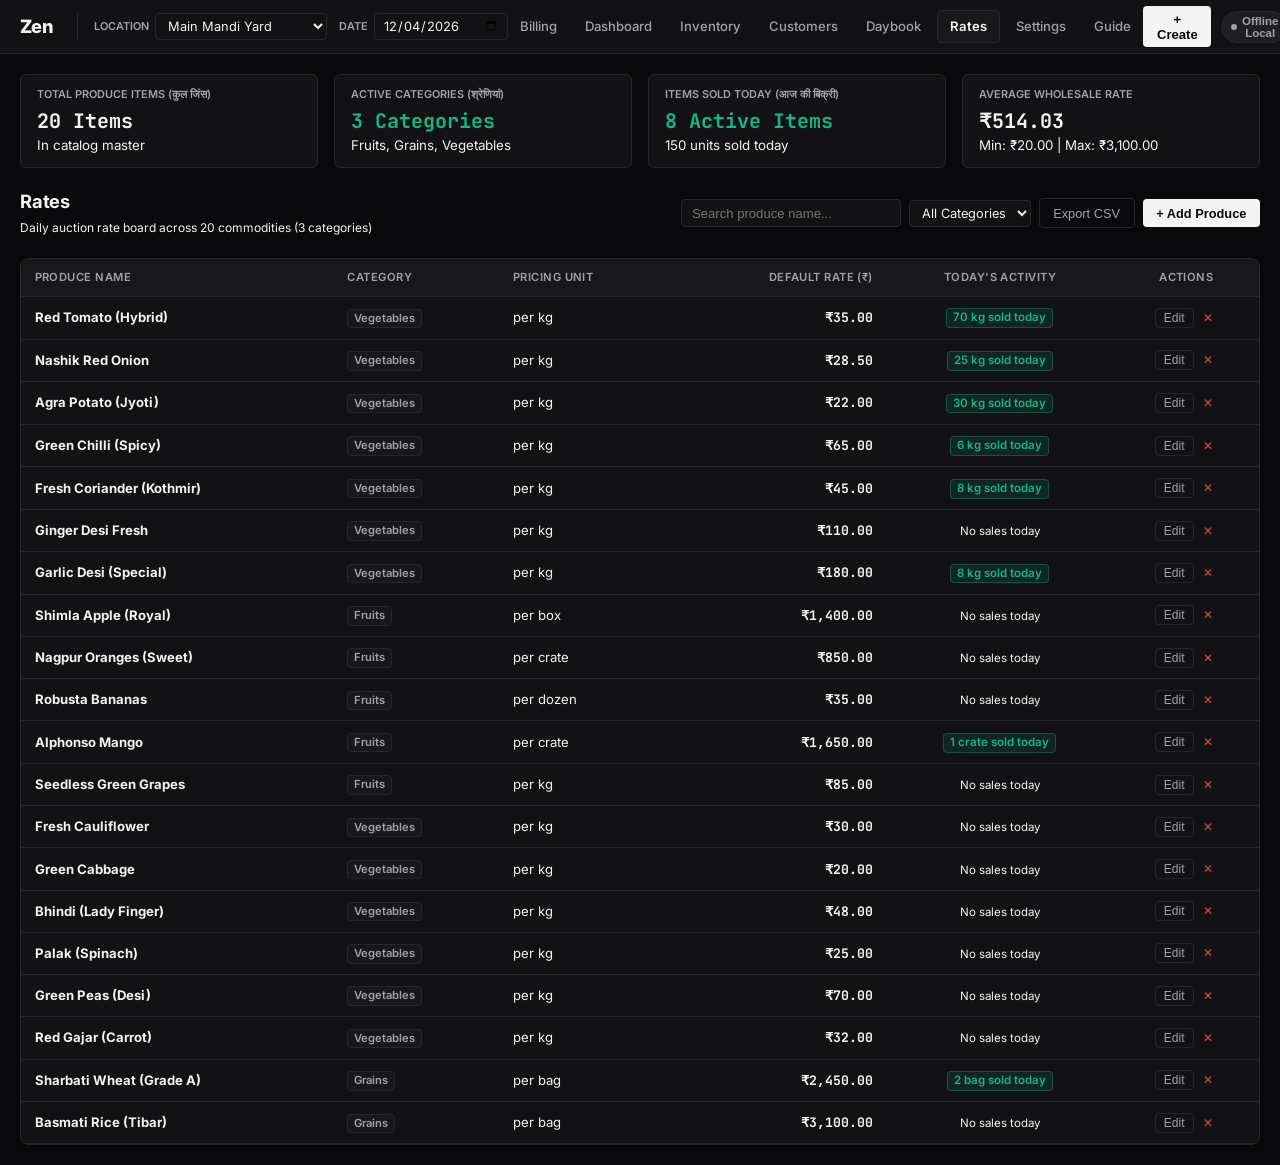
<file: items.html>
<!DOCTYPE html>
<html lang="en" data-theme="dark">
<head>
  <meta charset="UTF-8">
  <meta name="viewport" content="width=device-width, initial-scale=1.0">
  <title>Zen — Rates & Produce Catalog</title>
  <link rel="preconnect" href="https://fonts.googleapis.com">
  <link rel="preconnect" href="https://fonts.gstatic.com" crossorigin>
  <link href="https://fonts.googleapis.com/css2?family=Inter:wght@400;500;600;700;800&family=JetBrains+Mono:wght@400;500;600;700&display=swap" rel="stylesheet">
  <link rel="stylesheet" href="styles.css">
</head>
<body>
  <!-- Shared Header (Rendered dynamically by store.js) -->
  <header id="sharedHeader" class="app-header"></header>

  <main class="page-container">
    
    <!-- Top Produce Metrics Summary Strip -->
    <div class="summary-strip">
      <div class="strip-card">
        <span class="strip-label">Total Produce Items (कुल जिंस)</span>
        <div class="strip-val" id="itemsTotalCount">0 Items</div>
        <small class="text-dim" id="itemsFilteredCount">In catalog master</small>
      </div>
      <div class="strip-card">
        <span class="strip-label">Active Categories (श्रेणियां)</span>
        <div class="strip-val text-success" id="itemsCategoriesCount">0 Categories</div>
        <small class="text-dim" id="itemsCategoriesList">Vegetables, Fruits, Grains</small>
      </div>
      <div class="strip-card">
        <span class="strip-label">Items Sold Today (आज की बिक्री)</span>
        <div class="strip-val text-success" id="itemsSoldTodayCount">0 Active</div>
        <small class="text-dim" id="itemsSoldTodayVol">0 units total today</small>
      </div>
      <div class="strip-card">
        <span class="strip-label">Average Wholesale Rate</span>
        <div class="strip-val" id="itemsAvgRate">₹0.00</div>
        <small class="text-dim" id="itemsRateRange">Across all produce</small>
      </div>
    </div>

    <div class="page-header">
      <div>
        <h2 class="page-title" data-i18n="nav_rates">Produce Catalog & Rates Master (मंडी भाव)</h2>
        <span class="text-dim" style="font-size:0.75rem;" id="ratesSubtitle">Daily auction price board</span>
      </div>
      <div class="page-toolbar">
        <input type="text" id="itemSearchInput" class="search-input" placeholder="Search produce name...">
        <select id="itemCategoryFilter" class="header-select">
          <option value="ALL">All Categories</option>
        </select>
        <button type="button" class="btn-ghost" id="exportRatesCsvBtn" title="Export daily price board to CSV">Export CSV</button>
        <button type="button" class="btn-primary" onclick="openGlobalItemModal()">+ Add Produce</button>
      </div>
    </div>

    <!-- Produce Items Table -->
    <div class="table-card">
      <table class="data-table">
        <thead>
          <tr>
            <th>Produce Name</th>
            <th>Category</th>
            <th>Pricing Unit</th>
            <th style="text-align:right;">Default Rate (₹)</th>
            <th style="text-align:center;">Today's Activity</th>
            <th style="text-align:center;">Actions</th>
          </tr>
        </thead>
        <tbody id="itemsTableBody">
          <!-- Rendered via JS -->
        </tbody>
      </table>
    </div>

  </main>

  <!-- Mobile Bottom Nav (Rendered dynamically by store.js) -->
  <nav id="sharedMobileNav" class="mobile-bottom-nav"></nav>

  <!-- Edit Item Modal -->
  <div id="editItemModal" class="modal-backdrop hidden">
    <div class="modal-box modal-sm">
      <div class="modal-header">
        <h3 class="modal-title">Edit Produce Rate</h3>
        <button class="modal-close" onclick="closeModal('editItemModal')">&times;</button>
      </div>
      <form id="editItemForm">
        <input type="hidden" id="editItemId">
        <div class="form-group">
          <label class="form-label">Produce Name *</label>
          <input type="text" id="editItemName" class="form-input" required>
        </div>
        <div class="form-group">
          <label class="form-label">Category</label>
          <input type="text" id="editItemCat" class="form-input" list="editCategoryDatalist" placeholder="e.g. Vegetables, Fruits, Grains...">
          <datalist id="editCategoryDatalist"></datalist>
        </div>
        <div class="form-grid-2">
          <div class="form-group">
            <label class="form-label">Pricing Unit</label>
            <select id="editItemUnit" class="form-select">
              <option value="kg">kg</option>
              <option value="crate">crate</option>
              <option value="bag">bag</option>
              <option value="box">box</option>
              <option value="dozen">dozen</option>
              <option value="quintal">quintal</option>
            </select>
          </div>
          <div class="form-group">
            <label class="form-label">Wholesale Rate (₹) *</label>
            <input type="number" id="editItemRate" class="form-input font-mono" step="0.5" min="0.01" required>
          </div>
        </div>
        <div class="modal-footer">
          <button type="button" class="btn-ghost" onclick="closeModal('editItemModal')">Cancel</button>
          <button type="submit" class="btn-primary">Save Changes</button>
        </div>
      </form>
    </div>
  </div>

  <script src="store.js?v=2"></script>
  <script>
    document.addEventListener('DOMContentLoaded', () => {
      initSharedUI('rates');
      populateCategoryFilter();
      renderItemsPage();

      document.getElementById('itemSearchInput')?.addEventListener('input', renderItemsTable);
      document.getElementById('itemCategoryFilter')?.addEventListener('change', renderItemsTable);
      document.getElementById('exportRatesCsvBtn')?.addEventListener('click', exportRatesCsv);

      // Save edited item
      document.getElementById('editItemForm')?.addEventListener('submit', (e) => {
        e.preventDefault();
        const id = document.getElementById('editItemId').value;
        const name = document.getElementById('editItemName').value.trim();
        const cat = document.getElementById('editItemCat').value.trim() || 'Produce';
        const unit = document.getElementById('editItemUnit').value;
        const rate = parseFloat(document.getElementById('editItemRate').value) || 0;

        if (!name || rate <= 0) return;

        const itm = store.data.items.find(i => i.id === id);
        if (itm) {
          itm.name = name;
          itm.category = cat;
          itm.unit = unit;
          itm.defaultRate = rate;
          store.save(store.data);
          closeModal('editItemModal');
          dispatchMandiEvent('item-saved', itm);
          populateCategoryFilter();
          renderItemsPage();
        }
      });

      // Real-time synchronization
      window.addEventListener('mandi:item-saved', () => {
        populateCategoryFilter();
        renderItemsPage();
      });
      window.addEventListener('mandi:item-deleted', () => {
        populateCategoryFilter();
        renderItemsPage();
      });
      window.addEventListener('mandi:sale-saved', renderItemsPage);
      window.addEventListener('mandi:storage-sync', () => {
        populateCategoryFilter();
        renderItemsPage();
      });
    });

    function renderItemsPage() {
      const items = store.data.items || [];
      const totalCount = items.length;

      // Categories
      const categories = Array.from(new Set(
        items.map(i => (i.category || '').trim()).filter(Boolean)
      )).sort();

      // Rates calculation
      const rates = items.map(i => Number(i.defaultRate) || 0).filter(r => r > 0);
      const avgRate = rates.length > 0 ? (rates.reduce((a, b) => a + b, 0) / rates.length) : 0;
      const minRate = rates.length > 0 ? Math.min(...rates) : 0;
      const maxRate = rates.length > 0 ? Math.max(...rates) : 0;

      // Today's Sales Volume & Active Items
      const todaySales = (store.data.sales || []).filter(s => s.date === store.currentDate);
      const soldItemIds = new Set();
      let totalUnitsSold = 0;

      todaySales.forEach(s => {
        (s.items || []).forEach(i => {
          soldItemIds.add(i.itemId || i.itemName);
          totalUnitsSold += (Number(i.weight) || 0);
        });
      });

      // Update Summary Cards
      document.getElementById('itemsTotalCount').textContent = `${totalCount} Items`;
      document.getElementById('itemsCategoriesCount').textContent = `${categories.length} Categories`;
      document.getElementById('itemsCategoriesList').textContent = categories.slice(0, 3).join(', ') + (categories.length > 3 ? '...' : '');

      document.getElementById('itemsSoldTodayCount').textContent = `${soldItemIds.size} Active Items`;
      document.getElementById('itemsSoldTodayVol').textContent = `${Math.round(totalUnitsSold)} units sold today`;

      document.getElementById('itemsAvgRate').textContent = formatCurrency(avgRate);
      document.getElementById('itemsRateRange').textContent = `Min: ${formatCurrency(minRate)} | Max: ${formatCurrency(maxRate)}`;

      const subtitle = document.getElementById('ratesSubtitle');
      if (subtitle) {
        subtitle.textContent = `Daily auction rate board across ${totalCount} commodities (${categories.length} categories)`;
      }

      renderItemsTable();
    }

    function populateCategoryFilter() {
      const select = document.getElementById('itemCategoryFilter');
      if (!select) return;
      const currentVal = select.value || 'ALL';
      const categories = Array.from(new Set(
        (store.data.items || []).map(i => (i.category || '').trim()).filter(Boolean)
      )).sort();

      select.innerHTML = `
        <option value="ALL">All Categories</option>
        ${categories.map(c => `<option value="${c}" ${c.toLowerCase() === currentVal.toLowerCase() ? 'selected' : ''}>${c}</option>`).join('')}
      `;
    }

    function renderItemsTable() {
      const tbody = document.getElementById('itemsTableBody');
      const search = (document.getElementById('itemSearchInput')?.value || '').toLowerCase();
      const cat = document.getElementById('itemCategoryFilter')?.value || 'ALL';
      let items = store.data.items || [];

      if (cat !== 'ALL') {
        items = items.filter(i => (i.category || '').toLowerCase() === cat.toLowerCase());
      }
      if (search) {
        items = items.filter(i => 
          (i.name && i.name.toLowerCase().includes(search)) ||
          (i.category && i.category.toLowerCase().includes(search))
        );
      }

      const filteredCount = document.getElementById('itemsFilteredCount');
      if (filteredCount) {
        filteredCount.textContent = (cat !== 'ALL' || search) 
          ? `Showing ${items.length} of ${store.data.items.length}` 
          : 'In catalog master';
      }

      if (items.length === 0) {
        tbody.innerHTML = `<tr><td colspan="6" style="text-align:center; padding:2rem; color:var(--text-dim);">No produce items found matching criteria</td></tr>`;
        return;
      }

      // Today's sales lookup map
      const todaySales = (store.data.sales || []).filter(s => s.date === store.currentDate);
      const volumeMap = {};
      todaySales.forEach(s => {
        (s.items || []).forEach(i => {
          const key = i.itemId || i.itemName;
          volumeMap[key] = (volumeMap[key] || 0) + (Number(i.weight) || 0);
          if (i.itemName) volumeMap[i.itemName] = (volumeMap[i.itemName] || 0) + (Number(i.weight) || 0);
        });
      });

      tbody.innerHTML = items.map(item => {
        const todayVol = volumeMap[item.id] || volumeMap[item.name] || 0;
        let activityBadge = '';
        if (todayVol > 0) {
          const formattedVol = (todayVol % 1 === 0 ? todayVol : todayVol.toFixed(1));
          activityBadge = `<span class="badge badge-success" style="font-size:0.72rem;">${formattedVol} ${item.unit} sold today</span>`;
        } else {
          activityBadge = `<span class="text-dim" style="font-size:0.72rem;">No sales today</span>`;
        }

        return `
          <tr>
            <td><strong>${item.name}</strong></td>
            <td><span class="badge" style="font-size:0.7rem;">${item.category || 'Produce'}</span></td>
            <td>per ${item.unit}</td>
            <td style="text-align:right; font-family:var(--font-mono); font-weight:700;">
              ${formatCurrency(item.defaultRate)}
            </td>
            <td style="text-align:center;">
              ${activityBadge}
            </td>
            <td style="text-align:center;">
              <button class="btn-ghost" style="padding:2px 8px; font-size:0.75rem;" onclick="openEditItemModal('${item.id}')">Edit</button>
              <button class="btn-ghost" style="padding:2px 5px; font-size:0.75rem; color:var(--color-danger); border:none;" onclick="deleteItem('${item.id}')" title="Delete produce item">✕</button>
            </td>
          </tr>
        `;
      }).join('');
    }

    function openEditItemModal(itemId) {
      const itm = store.data.items.find(i => i.id === itemId);
      if (!itm) return;
      document.getElementById('editItemId').value = itm.id;
      document.getElementById('editItemName').value = itm.name;
      document.getElementById('editItemCat').value = itm.category || '';
      document.getElementById('editItemUnit').value = itm.unit || 'kg';
      document.getElementById('editItemRate').value = itm.defaultRate;

      const datalist = document.getElementById('editCategoryDatalist');
      if (datalist && store?.data?.items) {
        const cats = Array.from(new Set(store.data.items.map(i => (i.category || '').trim()).filter(Boolean))).sort();
        datalist.innerHTML = cats.map(c => `<option value="${c}">`).join('');
      }

      document.getElementById('editItemModal')?.classList.remove('hidden');
      setTimeout(() => {
        document.getElementById('editItemRate')?.focus();
        document.getElementById('editItemRate')?.select();
      }, 50);
    }

    function deleteItem(itemId) {
      const itm = store.data.items.find(i => i.id === itemId);
      const name = itm ? itm.name : 'this produce item';
      if (confirm(`Delete '${name}' from rates master?`)) {
        store.data.items = store.data.items.filter(i => i.id !== itemId);
        store.save(store.data);
        dispatchMandiEvent('item-deleted', { id: itemId });
        populateCategoryFilter();
        renderItemsPage();
      }
    }

    function exportRatesCsv() {
      const items = store.data.items || [];
      if (items.length === 0) {
        alert('No produce items available to export!');
        return;
      }

      const todaySales = (store.data.sales || []).filter(s => s.date === store.currentDate);
      const volumeMap = {};
      todaySales.forEach(s => {
        (s.items || []).forEach(i => {
          const key = i.itemId || i.itemName;
          volumeMap[key] = (volumeMap[key] || 0) + (Number(i.weight) || 0);
          if (i.itemName) volumeMap[i.itemName] = (volumeMap[i.itemName] || 0) + (Number(i.weight) || 0);
        });
      });

      let csv = "Produce ID,Produce Name,Category,Pricing Unit,Default Rate (INR),Today Volume Sold,Date\n";
      items.forEach(i => {
        const vol = volumeMap[i.id] || volumeMap[i.name] || 0;
        csv += `"${i.id}","${i.name}","${i.category || 'Produce'}","${i.unit}",${i.defaultRate || 0},${vol},"${store.currentDate}"\n`;
      });

      // Prepend UTF-8 BOM (\uFEFF) for Excel compatibility on Windows
      const blob = new Blob(["\uFEFF" + csv], { type: "text/csv;charset=utf-8;" });
      const url = URL.createObjectURL(blob);
      const link = document.createElement("a");
      link.setAttribute("href", url);
      link.setAttribute("download", `Mandi_Rates_Master_${store.currentDate}.csv`);
      document.body.appendChild(link);
      link.click();
      link.remove();
      URL.revokeObjectURL(url);
    }
  </script>
</body>
</html>
</file>
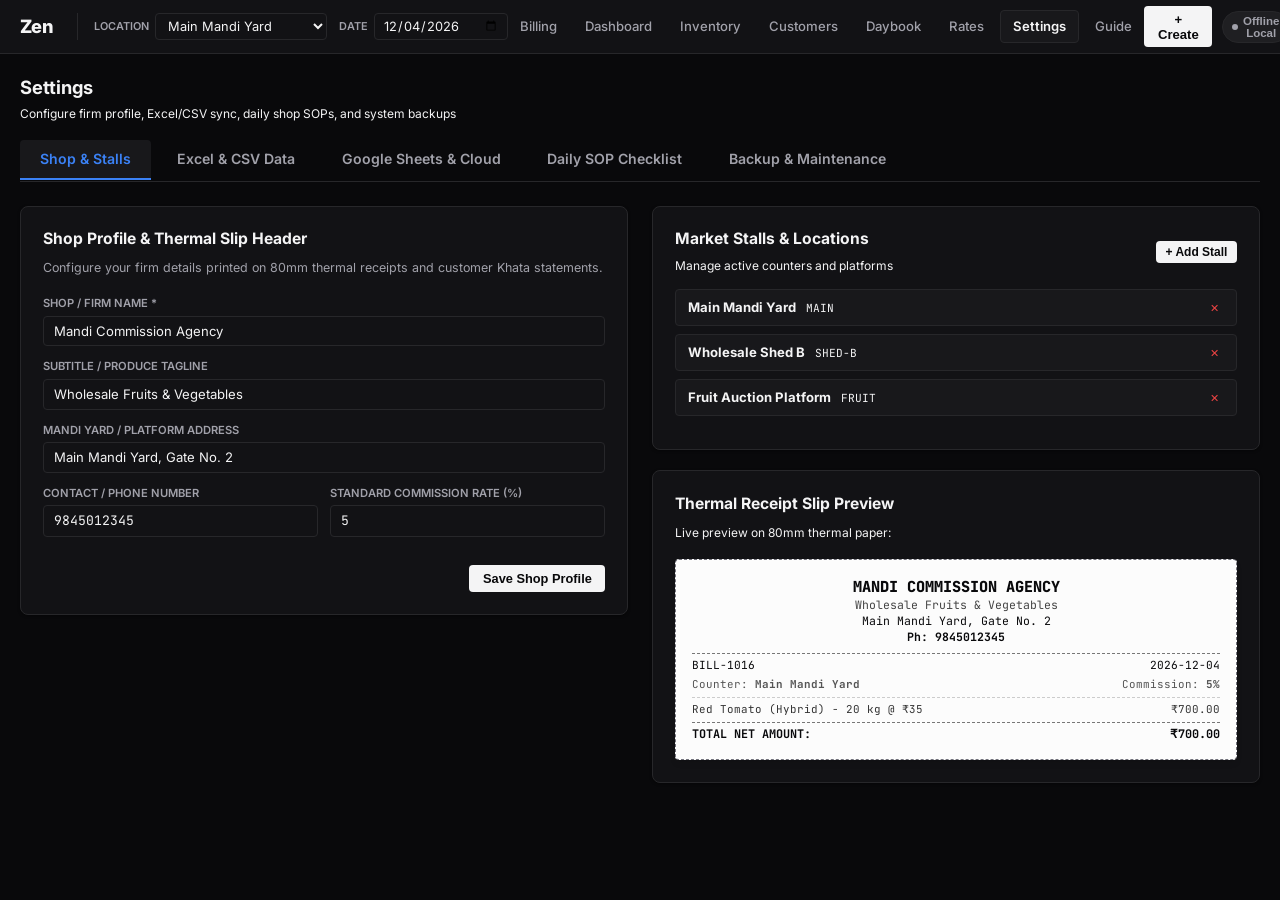
<file: settings.html>
<!DOCTYPE html>
<html lang="en" data-theme="dark">
<head>
  <meta charset="UTF-8">
  <meta name="viewport" content="width=device-width, initial-scale=1.0">
  <title>Zen — Settings</title>
  <link rel="preconnect" href="https://fonts.googleapis.com">
  <link rel="preconnect" href="https://fonts.gstatic.com" crossorigin>
  <link href="https://fonts.googleapis.com/css2?family=Inter:wght@400;500;600;700;800&family=JetBrains+Mono:wght@400;500;600;700&display=swap" rel="stylesheet">
  <link rel="stylesheet" href="styles.css">
  <style>
    .settings-card {
      background: var(--bg-surface);
      border: 1px solid var(--border-subtle);
      border-radius: var(--radius-md);
      padding: 1.35rem;
      box-shadow: var(--shadow-subtle);
    }
    .card-title {
      font-size: 0.98rem;
      font-weight: 700;
      margin-bottom: 0.5rem;
    }
    .location-list {
      list-style: none;
      display: flex;
      flex-direction: column;
      gap: 0.5rem;
      margin-bottom: 0.75rem;
    }
    .loc-row {
      display: flex;
      justify-content: space-between;
      align-items: center;
      padding: 0.5rem 0.75rem;
      background: var(--bg-subtle);
      border: 1px solid var(--border-subtle);
      border-radius: var(--radius-xs);
      font-size: 0.82rem;
    }
  </style>
</head>
<body>
  <!-- Shared Header (Rendered dynamically by store.js) -->
  <header id="sharedHeader" class="app-header"></header>

  <main class="page-container">
    
    <div class="page-header" style="margin-bottom:1rem;">
      <div>
        <h2 class="page-title" data-i18n="nav_settings">Settings & Management</h2>
        <span class="text-dim" style="font-size:0.75rem;">Configure firm profile, Excel/CSV sync, daily shop SOPs, and system backups</span>
      </div>
    </div>

    <!-- Modern Tab Bar -->
    <div class="settings-tab-bar">
      <button type="button" class="settings-tab-btn active" id="tabBtn-profile" onclick="switchSettingsTab('profile', this)">Shop & Stalls</button>
      <button type="button" class="settings-tab-btn" id="tabBtn-excel" onclick="switchSettingsTab('excel', this)">Excel & CSV Data</button>
      <button type="button" class="settings-tab-btn" id="tabBtn-cloud" onclick="switchSettingsTab('cloud', this)">Google Sheets & Cloud</button>
      <button type="button" class="settings-tab-btn" id="tabBtn-checklist" onclick="switchSettingsTab('checklist', this)">Daily SOP Checklist</button>
      <button type="button" class="settings-tab-btn" id="tabBtn-backup" onclick="switchSettingsTab('backup', this)">Backup & Maintenance</button>
    </div>

    <!-- TAB 1: Shop Profile & Stalls -->
    <div id="tab-profile" class="settings-tab-pane active">
      <div class="settings-2col">
        
        <!-- Left: Shop Profile Form -->
        <div class="settings-card">
          <h3 class="card-title">Shop Profile & Thermal Slip Header</h3>
          <p style="font-size:0.78rem; color:var(--text-muted); margin-bottom:1.15rem;">
            Configure your firm details printed on 80mm thermal receipts and customer Khata statements.
          </p>
          <form id="shopProfileForm" style="padding:0;">
            <div class="form-group">
              <label class="form-label">Shop / Firm Name *</label>
              <input type="text" id="cfgShopName" class="form-input" placeholder="e.g. Mandi Commission Agency" required>
            </div>
            <div class="form-group">
              <label class="form-label">Subtitle / Produce Tagline</label>
              <input type="text" id="cfgShopSubtitle" class="form-input" placeholder="e.g. Wholesale Fruits & Vegetables">
            </div>
            <div class="form-group">
              <label class="form-label">Mandi Yard / Platform Address</label>
              <input type="text" id="cfgShopAddress" class="form-input" placeholder="e.g. Main Mandi Yard, Gate No. 2">
            </div>
            <div class="form-grid-2">
              <div class="form-group">
                <label class="form-label">Contact / Phone Number</label>
                <input type="tel" id="cfgShopPhone" class="form-input font-mono" placeholder="e.g. 9845012345">
              </div>
              <div class="form-group">
                <label class="form-label">Standard Commission Rate (%)</label>
                <input type="number" id="cfgShopCommission" class="form-input font-mono" step="0.1" min="0" max="100" placeholder="5.0">
              </div>
            </div>
            <div style="display:flex; justify-content:space-between; align-items:center; margin-top:1rem;">
              <span id="shopProfileSavedMsg" class="text-success hidden" style="font-size:0.8rem; font-weight:600;">Saved successfully!</span>
              <button type="submit" class="btn-primary" style="margin-left:auto;">Save Shop Profile</button>
            </div>
          </form>
        </div>

        <!-- Right: Stalls List + Live Slip Header Preview -->
        <div>
          <div class="settings-card" style="margin-bottom:1.25rem;">
            <div style="display:flex; justify-content:space-between; align-items:center; margin-bottom:0.75rem;">
              <div>
                <h3 class="card-title" style="margin-bottom:0.15rem;">Market Stalls & Locations</h3>
                <span class="text-dim" style="font-size:0.75rem;">Manage active counters and platforms</span>
              </div>
              <button type="button" class="btn-primary" style="padding:4px 10px; font-size:0.75rem;" onclick="openGlobalLocationModal()">+ Add Stall</button>
            </div>
            <ul class="location-list" id="settingsLocList">
              <!-- Rendered via JS -->
            </ul>
          </div>

          <!-- Live Thermal Slip Header Preview -->
          <div class="settings-card">
            <h3 class="card-title" style="margin-bottom:0.25rem;">Thermal Receipt Slip Preview</h3>
            <span class="text-dim" style="font-size:0.75rem;">Live preview on 80mm thermal paper:</span>
            <div class="receipt-preview-card">
              <div style="text-align:center; font-weight:800; font-size:0.95rem; text-transform:uppercase;" id="prevShopName">MANDI COMMISSION AGENCY</div>
              <div style="text-align:center; font-size:0.72rem; color:#444;" id="prevShopSub">Wholesale Fruits & Vegetables</div>
              <div style="text-align:center; font-size:0.72rem;" id="prevShopAddr">Main Mandi Yard, Gate No. 2</div>
              <div style="text-align:center; font-size:0.72rem; font-weight:700;" id="prevShopPhone">Ph: 9845012345</div>
              <div style="border-top:1px dashed #777; margin-top:8px; padding-top:4px; font-size:0.7rem; display:flex; justify-content:space-between;">
                <span id="prevSampleBillNo">BILL #1001</span>
                <span id="prevSampleBillDate">2026-10-09</span>
              </div>
              <div style="display:flex; justify-content:space-between; font-size:0.68rem; color:#555; margin-top:3px;">
                <span>Counter: <strong id="prevSampleLoc">Main Yard</strong></span>
                <span>Commission: <strong id="prevSampleComm">5.0%</strong></span>
              </div>
              <div style="border-top:1px dashed #ccc; margin-top:5px; padding-top:4px; font-size:0.68rem; color:#333;">
                <div style="display:flex; justify-content:space-between;">
                  <span id="prevSampleItem">Red Tomato (Hybrid) - 20 kg @ ₹35</span>
                  <span id="prevSampleLineTotal">₹700.00</span>
                </div>
              </div>
              <div style="border-top:1px dashed #777; margin-top:5px; padding-top:3px; font-size:0.74rem; font-weight:700; display:flex; justify-content:space-between;">
                <span>TOTAL NET AMOUNT:</span>
                <span id="prevSampleFinalTotal">₹700.00</span>
              </div>
            </div>
          </div>
        </div>

      </div>
    </div>

    <!-- TAB 2: Excel & CSV Data Center -->
    <div id="tab-excel" class="settings-tab-pane">
      <div class="settings-2col">
        
        <!-- Left: Export Center -->
        <div class="settings-card">
          <h3 class="card-title">Export Records to Excel</h3>
          <p style="font-size:0.78rem; color:var(--text-muted); margin-bottom:1.15rem;">
            Download clean .csv spreadsheets with UTF-8 BOM encoding. Opens instantly in Microsoft Excel, Google Sheets, or mobile WPS Office without garbled text.
          </p>

          <div class="excel-export-card">
            <div>
              <strong style="font-size:0.86rem; display:block;">Customer Khata Ledger (CSV)</strong>
              <span class="text-dim" style="font-size:0.74rem;" id="exportCustStat">All parties, phone numbers, past dues, and current balances</span>
            </div>
            <button type="button" class="btn-ghost" style="padding:0.4rem 0.9rem; font-size:0.75rem;" onclick="exportCustomersCsv()">Export Excel</button>
          </div>

          <div class="excel-export-card">
            <div>
              <strong style="font-size:0.86rem; display:block;">Produce Rates Master (CSV)</strong>
              <span class="text-dim" style="font-size:0.74rem;" id="exportItemStat">Price board, produce categories, units, and active wholesale rates</span>
            </div>
            <button type="button" class="btn-ghost" style="padding:0.4rem 0.9rem; font-size:0.75rem;" onclick="exportItemsCsv()">Export Excel</button>
          </div>

          <div class="excel-export-card">
            <div>
              <strong style="font-size:0.86rem; display:block;">Sales Register & Daily Bills (CSV)</strong>
              <span class="text-dim" style="font-size:0.74rem;" id="exportSaleStat">Full register with transaction types, buyer names, and cash collected</span>
            </div>
            <button type="button" class="btn-ghost" style="padding:0.4rem 0.9rem; font-size:0.75rem;" onclick="exportSalesCsv()">Export Excel</button>
          </div>

          <div class="excel-export-card">
            <div>
              <strong style="font-size:0.86rem; display:block;">Khata Payment Receipts Register (CSV)</strong>
              <span class="text-dim" style="font-size:0.74rem;" id="exportPaymentStat">Full register of debt repayments, payment modes, and cash collections</span>
            </div>
            <button type="button" class="btn-ghost" style="padding:0.4rem 0.9rem; font-size:0.75rem;" onclick="exportPaymentsCsv()">Export Excel</button>
          </div>
        </div>

        <!-- Right: Import Center (Bulk Onboarding) -->
        <div class="settings-card">
          <h3 class="card-title">Import Records from Excel (Bulk Add)</h3>
          <p style="font-size:0.78rem; color:var(--text-muted); margin-bottom:1.15rem;">
            Upload existing customer paper diaries or supplier rate sheets directly into Mandi.
          </p>

          <!-- 1. Customer Import Box -->
          <div class="excel-import-box">
            <div style="display:flex; justify-content:space-between; align-items:center; margin-bottom:0.4rem; flex-wrap:wrap; gap:0.25rem;">
              <strong style="font-size:0.84rem;">1. Bulk Import Customers & Khata Dues</strong>
              <a href="javascript:void(0)" class="csv-link-template" onclick="downloadCustomerTemplateCsv()">Download Sample Template</a>
            </div>
            <p style="font-size:0.74rem; color:var(--text-muted); margin-bottom:0.65rem;">
              Columns: <code>Party Name</code>, <code>Phone Number</code>, <code>Opening Due</code>. Existing parties have dues safely updated.
            </p>
            <div style="display:flex; align-items:center; gap:0.6rem; flex-wrap:wrap;">
              <label class="btn-primary" style="padding:0.4rem 0.9rem; font-size:0.75rem; cursor:pointer; margin:0;">
                Select Customer CSV File
                <input type="file" id="importCustomerCsvInput" accept=".csv" style="display:none;">
              </label>
              <span id="importCustomerStatus" style="font-size:0.75rem; color:var(--text-dim);">No file chosen</span>
            </div>
          </div>

          <!-- 2. Produce Rates Import Box -->
          <div class="excel-import-box">
            <div style="display:flex; justify-content:space-between; align-items:center; margin-bottom:0.4rem; flex-wrap:wrap; gap:0.25rem;">
              <strong style="font-size:0.84rem;">2. Bulk Import Produce Rates Catalog</strong>
              <a href="javascript:void(0)" class="csv-link-template" onclick="downloadItemTemplateCsv()">Download Sample Template</a>
            </div>
            <p style="font-size:0.74rem; color:var(--text-muted); margin-bottom:0.65rem;">
              Columns: <code>Produce Name</code>, <code>Category</code>, <code>Unit</code>, <code>Wholesale Rate</code>.
            </p>
            <div style="display:flex; align-items:center; gap:0.6rem; flex-wrap:wrap;">
              <label class="btn-primary" style="padding:0.4rem 0.9rem; font-size:0.75rem; cursor:pointer; margin:0;">
                Select Produce CSV File
                <input type="file" id="importItemCsvInput" accept=".csv" style="display:none;">
              </label>
              <span id="importItemStatus" style="font-size:0.75rem; color:var(--text-dim);">No file chosen</span>
            </div>
          </div>

        </div>

      </div>
    </div>

    <!-- TAB: Google Sheets & Cloud Sync -->
    <div id="tab-cloud" class="settings-tab-pane">
      <div class="settings-2col">

        <!-- Left: Google Sheets Connection & Live Capacity Monitor -->
        <div>
          <!-- Connection Settings Card -->
          <div class="settings-card" style="margin-bottom:1.25rem;">
            <div style="display:flex; justify-content:space-between; align-items:center; margin-bottom:0.75rem;">
              <h3 class="card-title" style="margin:0;">Google Sheets Cloud Sync</h3>
              <span id="cloudStatusBadge" class="cloud-status-badge disconnected">
                <span class="cloud-indicator-dot"></span>
                <span id="cloudStatusText">Offline</span>
              </span>
            </div>
            <p style="font-size:0.78rem; color:var(--text-muted); margin-bottom:1rem;">
              Connect your Google Sheet via Google Apps Script Web App for real-time cloud backup, automatic annual partitioning, and multi-device access.
            </p>

            <form id="cloudConfigForm" style="padding:0;">
              <div class="form-group">
                <label class="form-label">Google Apps Script Web App URL</label>
                <input type="url" id="cloudScriptUrlInput" class="form-input font-mono" placeholder="https://script.google.com/macros/s/.../exec">
              </div>

              <div class="form-grid-2">
                <div class="form-group">
                  <label class="form-label">Active Financial Year</label>
                  <input type="text" id="cloudActiveYearInput" class="form-input font-mono" placeholder="2026_27">
                </div>
                <div class="form-group">
                  <label class="form-label">Spreadsheet Name</label>
                  <input type="text" id="cloudSpreadsheetNameInput" class="form-input" placeholder="Mandi_Ledger_2026_27" readonly style="opacity:0.85;">
                </div>
              </div>

              <div style="margin-top:0.75rem; margin-bottom:1rem;">
                <label style="display:flex; align-items:center; gap:0.5rem; font-size:0.8rem; cursor:pointer;">
                  <input type="checkbox" id="cloudAutoSyncCheckbox" checked>
                  <span>Auto-sync bills & repayments in background</span>
                </label>
              </div>

              <div style="display:flex; gap:0.5rem; flex-wrap:wrap; align-items:center;">
                <button type="submit" class="btn-primary" style="padding:0.4rem 1rem; font-size:0.78rem;">Save & Test Connection</button>
                <button type="button" class="btn-ghost" id="btnSyncAllMasterData" style="padding:0.4rem 0.9rem; font-size:0.78rem;" title="Upload local catalog to Google Sheets">Upload Local to Sheet</button>
                <button type="button" class="btn-ghost" id="btnPullAllFromCloud" style="padding:0.4rem 0.9rem; font-size:0.78rem; color:var(--brand-accent); border-color:var(--brand-accent);" title="Download full data from Google Sheets">Download from Sheet</button>
              </div>
            </form>
          </div>

          <!-- Capacity Meter Card -->
          <div class="settings-card">
            <div style="display:flex; justify-content:space-between; align-items:center;">
              <h3 class="card-title" style="margin:0;">Cloud Sheet Storage Capacity</h3>
              <button type="button" class="btn-ghost" id="btnRefreshCapacity" style="padding:2px 8px; font-size:0.72rem;">Refresh</button>
            </div>
            <p style="font-size:0.76rem; color:var(--text-muted); margin-top:0.25rem; margin-bottom:0.75rem;">
              Google Sheets capacity tracker (safe threshold: 50,000 rows per active sales sheet).
            </p>

            <div class="capacity-meter-box" style="margin-top:0.5rem; margin-bottom:0.75rem;">
              <div style="display:flex; justify-content:space-between; align-items:center; font-size:0.78rem;">
                <span>Active Sales Sheet Usage:</span>
                <strong id="capacityUsageText" class="font-mono">0 / 50,000 rows (0%)</strong>
              </div>
              <div class="capacity-progress-wrap">
                <div class="capacity-progress-bar">
                  <div id="capacityProgressFill" class="capacity-progress-fill" style="width:0%;"></div>
                </div>
              </div>
              <div style="display:flex; justify-content:space-between; font-size:0.72rem; color:var(--text-dim);">
                <span id="capacityRemainingText">50,000 rows remaining</span>
                <span>Cell limit: 10,000,000 cells</span>
              </div>
            </div>

            <!-- Dynamic 5,000 Row Warning Callout -->
            <div id="capacityWarningCallout" class="hidden" style="padding:0.75rem; background:rgba(245, 158, 11, 0.1); border:1px solid rgba(245, 158, 11, 0.3); border-radius:var(--radius-xs); margin-top:0.75rem;">
              <strong style="color:#f59e0b; font-size:0.78rem; display:block;">Capacity Alert: Less than 5,000 rows remaining</strong>
              <span style="font-size:0.73rem; color:var(--text-muted);">
                Your active sales sheet is filling up. To maintain fast performance, perform the 1-Click Annual Rollover on the right to start a fresh sheet without losing any customer dues.
              </span>
            </div>
          </div>

          <!-- Offline Pending Sync Queue Card -->
          <div class="settings-card" style="margin-top:1.25rem;">
            <div style="display:flex; justify-content:space-between; align-items:center; margin-bottom:0.25rem;">
              <h3 class="card-title" style="margin:0;">Offline Sync Queue</h3>
              <span id="settingsSyncBadge" class="badge">0 Queued</span>
            </div>
            <p style="font-size:0.76rem; color:var(--text-muted); margin-top:0.25rem; margin-bottom:0.75rem;">
              Transactions made while offline on mobile are safely queued in device storage and automatically upload when internet connects.
            </p>
            <div style="display:flex; gap:0.5rem; align-items:center; flex-wrap:wrap;">
              <button type="button" class="btn-primary" id="btnFlushSettingsQueue" style="padding:0.4rem 0.9rem; font-size:0.76rem;">Flush & Sync Now</button>
              <span id="settingsSyncQueueStatus" style="font-size:0.72rem; color:var(--text-dim);">All records synchronized</span>
            </div>
          </div>
        </div>

        <!-- Right: Annual Rollover & Customer Khata Migration -->
        <div>
          <!-- Rollover Hero Card -->
          <div class="settings-card" style="margin-bottom:1.25rem;">
            <h3 class="card-title" style="margin-bottom:0.25rem;">Annual Rollover & Customer Migration</h3>
            <span class="text-dim" style="font-size:0.74rem;">Salana Khata Bandi (One Spreadsheet Per Year)</span>
            
            <p style="font-size:0.78rem; color:var(--text-muted); margin-top:0.6rem; margin-bottom:0.85rem;">
              Transition to a brand new Google Spreadsheet for the new financial year. All customers, produce items, and stalls are migrated automatically, and each customer's final balance is carried forward as their new Opening Due.
            </p>

            <div class="rollover-stat-grid">
              <div class="rollover-stat-box">
                <span class="text-dim" style="font-size:0.7rem;">Customers to Migrate</span>
                <span id="rolloverCustCount" class="rollover-stat-val text-accent">0</span>
              </div>
              <div class="rollover-stat-box">
                <span class="text-dim" style="font-size:0.7rem;">Parties with Dues</span>
                <span id="rolloverDuesCount" class="rollover-stat-val text-warning">0</span>
              </div>
              <div class="rollover-stat-box">
                <span class="text-dim" style="font-size:0.7rem;">Total Carried Forward</span>
                <span id="rolloverTotalDues" class="rollover-stat-val">₹0</span>
              </div>
            </div>

            <div class="form-group" style="margin-top:0.85rem;">
              <label class="form-label">New Target Financial Year Label</label>
              <input type="text" id="rolloverTargetYearInput" class="form-input font-mono" placeholder="2027_28" value="2027_28">
            </div>

            <div style="padding:0.75rem; background:var(--bg-subtle); border:1px solid var(--border-subtle); border-radius:var(--radius-xs); margin-bottom:1rem; font-size:0.74rem; color:var(--text-muted);">
              <strong>Automated Steps on Confirmation:</strong>
              <ul style="margin:0.35rem 0 0 1.1rem; padding:0; line-height:1.4;">
                <li>Creates fresh Google Sheet: <code id="rolloverTargetSheetCode">Mandi_Ledger_2027_28</code>.</li>
                <li>Copies all customers with net dues set as new Opening Balance.</li>
                <li>Archives previous year's sheet in Google Drive as read-only.</li>
                <li>Resets daily sales counter for fresh fiscal year.</li>
              </ul>
            </div>

            <button type="button" class="btn-primary" id="btnExecuteRollover" style="width:100%; text-align:center; padding:0.6rem;">
              Execute Annual Rollover & Carry Forward Dues
            </button>
          </div>

          <!-- Closed Financial Years & Archived Ledgers Hub -->
          <div class="settings-card" style="margin-bottom:1.25rem;">
            <div style="display:flex; justify-content:space-between; align-items:center; margin-bottom:0.25rem;">
              <h3 class="card-title" style="margin:0;">Closed Financial Years & Archives</h3>
              <span id="archivedYearsBadge" class="badge badge-success">0 Closed Years</span>
            </div>
            <span class="text-dim" style="font-size:0.74rem;">Historical records, past Google Spreadsheets & audit books</span>

            <p style="font-size:0.78rem; color:var(--text-muted); margin-top:0.6rem; margin-bottom:0.85rem;">
              Browse past years' ledgers, verify historic bills for customer disputes or CA tax filing, open archived Google Spreadsheets, or export historical CSV registers.
            </p>

            <div id="archivedYearsContainer">
              <!-- Rendered dynamically via JS -->
            </div>
          </div>

          <!-- Quick Setup Guide Collapsible -->
          <div class="settings-card">
            <h3 class="card-title" style="margin-bottom:0.25rem;">Apps Script Setup Guide</h3>
            <span class="text-dim" style="font-size:0.74rem;">Ready-to-use backend in 60 seconds</span>
            
            <p style="font-size:0.76rem; color:var(--text-muted); margin-top:0.5rem; margin-bottom:0.75rem;">
              The full Google Apps Script backend is included in your project as <code>google_sheets_sync.js</code>.
            </p>

            <div class="code-guide-box" style="margin-bottom:0.75rem;">
1. Open Google Sheets (sheets.new)
2. Go to: Extensions -> Apps Script
3. Copy code from 'google_sheets_sync.js' and paste it
4. Click Deploy -> New deployment -> Web app
5. Set: Execute as 'Me', Who has access: 'Anyone'
6. Copy Web App URL and paste on the left
            </div>

            <button type="button" class="btn-ghost" id="btnCopySetupInfo" style="font-size:0.74rem; padding:4px 10px;">
              Copy Setup Guide Info
            </button>
          </div>
        </div>

      </div>
    </div>

    <!-- TAB 3: Daily Shop SOP & Custom Checklist -->
    <div id="tab-checklist" class="settings-tab-pane">
      <div class="settings-card">
        <div style="display:flex; justify-content:space-between; align-items:center; margin-bottom:0.75rem; flex-wrap:wrap; gap:0.5rem;">
          <div>
            <h3 class="card-title" style="margin-bottom:0.2rem;">Daily Shop SOP & Custom Checklist</h3>
            <span style="font-size:0.78rem; color:var(--text-muted);" id="checklistProgressText">Loading checklist...</span>
          </div>
          <div style="display:flex; gap:0.5rem;">
            <button type="button" class="btn-ghost" id="btnResetChecklistToday" style="padding:3px 10px; font-size:0.75rem;">Reset for New Day</button>
            <button type="button" class="btn-ghost" id="btnRestoreDefaultChecklist" style="padding:3px 10px; font-size:0.75rem; color:var(--text-dim);">Restore Default Mandi SOPs</button>
          </div>
        </div>

        <!-- Progress Bar -->
        <div class="checklist-progress-wrap">
          <div class="checklist-progress-bar">
            <div id="checklistProgressBarFill" class="checklist-progress-fill" style="width:0%;"></div>
          </div>
        </div>

        <!-- Phase Filter Pills -->
        <div style="display:flex; gap:0.4rem; margin-bottom:0.85rem; flex-wrap:wrap;">
          <button type="button" class="btn-ghost filter-pill active" onclick="filterChecklist('ALL', this)" style="padding:2px 8px; font-size:0.74rem;">All Tasks</button>
          <button type="button" class="btn-ghost filter-pill" onclick="filterChecklist('Morning Opening', this)" style="padding:2px 8px; font-size:0.74rem;">Morning Opening</button>
          <button type="button" class="btn-ghost filter-pill" onclick="filterChecklist('Daytime Rush', this)" style="padding:2px 8px; font-size:0.74rem;">Daytime Rush</button>
          <button type="button" class="btn-ghost filter-pill" onclick="filterChecklist('Night Closing', this)" style="padding:2px 8px; font-size:0.74rem;">Night Closing</button>
          <button type="button" class="btn-ghost filter-pill" onclick="filterChecklist('Custom Tasks', this)" style="padding:2px 8px; font-size:0.74rem;">Custom Tasks</button>
        </div>

        <!-- Task Items Container -->
        <div id="checklistItemsContainer">
          <!-- Rendered dynamically via JS -->
        </div>

        <!-- Add New Custom Task Bar -->
        <form id="addChecklistTaskForm" class="checklist-add-bar">
          <input type="text" id="newTaskTextInput" class="form-input" placeholder="Type custom daily task (e.g. Charge electronic scale, Check potato truck arrival)..." required>
          <select id="newTaskPhaseSelect" class="form-select" style="width:160px;">
            <option value="Morning Opening">Morning Opening</option>
            <option value="Daytime Rush">Daytime Rush</option>
            <option value="Night Closing">Night Closing</option>
            <option value="Custom Tasks" selected>Custom Tasks</option>
          </select>
          <button type="submit" class="btn-primary" style="padding:0.4rem 1.1rem;">+ Add Task</button>
        </form>
      </div>
    </div>

    <!-- TAB 4: Backup & Maintenance -->
    <div id="tab-backup" class="settings-tab-pane">
      <div class="settings-2col">
        
        <!-- Recycle Bin & Deleted Records Vault (Spans 2 columns) -->
        <div class="settings-card" style="grid-column: 1 / -1;">
          <div style="display:flex; justify-content:space-between; align-items:center; flex-wrap:wrap; gap:0.5rem; margin-bottom:0.4rem;">
            <div>
              <h3 class="card-title" style="margin:0; display:inline-flex; align-items:center; gap:0.5rem;">
                <span>Recycle Bin & Deleted Records Vault</span>
                <span id="recycleBinBadge" class="badge">0 items</span>
              </h3>
            </div>
            <div style="display:flex; gap:0.5rem;">
              <button type="button" class="btn-ghost" id="btnEmptyRecycleBin" style="color:var(--color-danger); border-color:var(--color-danger-border); font-size:0.75rem; padding:4px 10px;">
                Empty Recycle Bin
              </button>
            </div>
          </div>
          <p style="font-size:0.78rem; color:var(--text-muted); margin-bottom:0.85rem;">
            Transactions deleted from Daybook are safely quarantined here. Restoring a record immediately returns it back to live Daybook, updates customer ledger balances, restores inventory stock, and synchronizes status back to ACTIVE in Google Sheets.
          </p>

          <div class="table-container" style="max-height: 380px; overflow-y:auto; border:1px solid var(--border-subtle); border-radius:var(--radius-xs);">
            <table style="width:100%; border-collapse:collapse; font-size:0.78rem;">
              <thead>
                <tr style="background:var(--bg-subtle); border-bottom:1px solid var(--border-subtle); text-align:left;">
                  <th style="padding:0.6rem 0.75rem;">Ref / Bill #</th>
                  <th style="padding:0.6rem 0.75rem;">Type</th>
                  <th style="padding:0.6rem 0.75rem;">Party Name</th>
                  <th style="padding:0.6rem 0.75rem;">Items / Note</th>
                  <th style="padding:0.6rem 0.75rem;">Original Date</th>
                  <th style="padding:0.6rem 0.75rem;">Deleted At</th>
                  <th style="padding:0.6rem 0.75rem; text-align:right;">Amount</th>
                  <th style="padding:0.6rem 0.75rem; text-align:center;">Actions</th>
                </tr>
              </thead>
              <tbody id="recycleBinTableBody">
                <!-- Dynamically populated -->
              </tbody>
            </table>
            <div id="recycleBinEmptyState" style="text-align:center; padding:2.5rem 1rem; color:var(--text-muted); font-size:0.82rem; display:none;">
              Recycle bin is clean. No deleted transactions in vault.
            </div>
          </div>
        </div>

        <!-- PC-to-PC Full Database Cloning -->
        <div class="settings-card">
          <h3 class="card-title">Full Database Image (PC-to-PC Clone)</h3>
          <p style="font-size:0.78rem; color:var(--text-muted); margin-bottom:1rem;">
            Download a complete raw JSON snapshot of your entire database (stalls, customers, catalog, bills, repayments, and checklist) to transfer to another computer or keep as an emergency restore point.
          </p>
          <div style="display:flex; flex-direction:column; gap:0.65rem;">
            <button type="button" class="btn-ghost" id="btnDownloadBackup" style="text-align:left; padding:0.65rem 0.95rem;">
              Download Full System Image (.json)
            </button>
            <div id="backupDataStats" style="font-size:0.74rem; color:var(--text-dim); margin-left:0.25rem;"></div>
            <label class="btn-ghost" style="cursor:pointer; text-align:left; display:block; padding:0.65rem 0.95rem; margin:0;">
              Restore System Image (.json)
              <input type="file" id="settingsRestoreFile" accept=".json" style="display:none;">
            </label>
          </div>
        </div>

        <!-- Owner Security PIN & Access Control -->
        <div class="settings-card">
          <div style="display:flex; justify-content:space-between; align-items:center; margin-bottom:0.25rem;">
            <h3 class="card-title" style="margin:0;">Owner Security PIN & Lock</h3>
            <span id="settingsPinStatusBadge" class="badge">Cashier Mode</span>
          </div>
          <p style="font-size:0.78rem; color:var(--text-muted); margin-bottom:0.85rem;">
            Protects dangerous operations (database resets, annual rollover, bill deletions, and cloud credentials) behind a 4-digit numeric PIN.
          </p>

          <form id="settingsChangePinForm" style="padding:0; margin-bottom:0.75rem;">
            <div class="form-grid-2">
              <div class="form-group">
                <label class="form-label">Current PIN</label>
                <input type="password" id="inputCurrentPin" class="form-input font-mono" maxlength="4" placeholder="••••" required>
              </div>
              <div class="form-group">
                <label class="form-label">New 4-Digit PIN</label>
                <input type="password" id="inputNewPin" class="form-input font-mono" maxlength="4" placeholder="••••" required>
              </div>
            </div>
            <button type="submit" class="btn-primary" style="width:100%; padding:0.5rem;">Update Owner PIN</button>
          </form>

          <div style="display:flex; justify-content:space-between; align-items:center; padding:0.5rem 0.75rem; background:var(--bg-subtle); border-radius:var(--radius-xs); font-size:0.74rem;">
            <span>Current Session: <strong id="settingsSessionStateText">Locked</strong></span>
            <button type="button" class="btn-ghost" id="btnToggleSettingsSessionLock" style="padding:2px 8px; font-size:0.72rem;">Unlock Owner Mode</button>
          </div>
        </div>

        <!-- Factory Reset & Demo Data -->
        <div class="settings-card">
          <h3 class="card-title" style="color:var(--color-danger);">System Reset & Factory Defaults</h3>
          <p style="font-size:0.78rem; color:var(--text-muted); margin-bottom:1rem;">
            Reset your database to an empty production ledger, wipe everything to a 100% blank canvas, or load the realistic demo dataset for practice.
          </p>
          <div style="padding:0.85rem; background:var(--color-danger-bg); border:1px solid var(--color-danger-border); border-radius:var(--radius-xs); margin-bottom:1rem;">
            <strong style="color:var(--color-danger); font-size:0.78rem; display:block;">Warning: Irreversible Action</strong>
            <span style="font-size:0.74rem; color:var(--text-muted);">Resetting will wipe transactions and balances. Export an Excel backup first if you need to keep records.</span>
          </div>
          <button type="button" class="btn-ghost" id="btnResetDemo" style="color:var(--color-danger); border-color:var(--color-danger-border); width:100%; text-align:center; margin-bottom:0.75rem; padding:0.6rem 1rem;">
            Reset to Clean Produce Ledger (Zero Customers, Zero Bills & Zero Archives, Keep Default Produce)
          </button>
          <button type="button" class="btn-ghost" id="btnReset100Blank" style="color:var(--color-danger); border-color:var(--color-danger-border); width:100%; text-align:center; margin-bottom:0.75rem; padding:0.6rem 1rem; font-weight:700;">
            Wipe to 100% Blank Slate (Zero Items, Zero Inventory, Zero Customers, Zero Archives)
          </button>
          <button type="button" class="btn-primary" id="btnLoadRichTest" style="width:100%; text-align:center; padding:0.6rem 1rem;">
            Load Complete Mandi Test Dataset (20 Items, 10 Parties, Multi-day Aging, FY 2025-26 Archive)
          </button>
        </div>

      </div>
    </div>

  </main>

  <!-- Mobile Bottom Nav (Rendered dynamically by store.js) -->
  <nav id="sharedMobileNav" class="mobile-bottom-nav"></nav>

  <script src="store.js?v=2"></script>
  <script>
    document.addEventListener('DOMContentLoaded', () => {
      initSharedUI('settings');
      renderLocationsList();
      initShopProfile();
      initDynamicChecklist();
      initCsvImportListeners();
      initCloudSyncTab();
      renderExportStats();
      renderBackupStats();
      renderRecycleBin();
      renderArchivedYearsList();
      renderSettingsSyncQueue();
      initSecurityPinSettings();

      window.addEventListener('mandi:sync-queue-updated', renderSettingsSyncQueue);
      window.addEventListener('mandi:owner-lock-changed', renderSettingsPinStatus);
      window.addEventListener('mandi:security-updated', renderSettingsPinStatus);
      window.addEventListener('mandi:recycle-bin-updated', () => {
        renderRecycleBin();
        renderBackupStats();
      });

      // Empty Recycle Bin
      document.getElementById('btnEmptyRecycleBin')?.addEventListener('click', () => {
        const count = store.getRecycleBin().length;
        if (count === 0) {
          alert('Recycle bin is already empty.');
          return;
        }
        promptOwnerPin('Empty Recycle Bin', () => {
          if (confirm(`Permanently purge all ${count} records in the Recycle Bin? This cannot be undone.`)) {
            store.emptyRecycleBin();
            renderRecycleBin();
            alert('Recycle bin has been emptied.');
          }
        });
      });

      // Advanced JSON Backup
      document.getElementById('btnDownloadBackup')?.addEventListener('click', () => {
        const dataStr = "data:text/json;charset=utf-8," + encodeURIComponent(JSON.stringify(store.data, null, 2));
        const dl = document.createElement('a');
        dl.setAttribute("href", dataStr);
        dl.setAttribute("download", `mandi_backup_${store.currentDate}.json`);
        document.body.appendChild(dl);
        dl.click();
        dl.remove();
      });

      // Advanced JSON Restore
      document.getElementById('settingsRestoreFile')?.addEventListener('change', (e) => {
        const file = e.target.files[0];
        if (!file) return;
        const reader = new FileReader();
        reader.onload = (event) => {
          try {
            const parsed = JSON.parse(event.target.result);
            if (parsed.sales && parsed.customers && parsed.items) {
              store.save(parsed);
              alert('Full system backup restored successfully!');
              window.location.reload();
            } else {
              alert('Invalid backup file format!');
            }
          } catch (err) {
            alert('Error parsing file: ' + err.message);
          }
        };
        reader.readAsText(file);
      });

      // Load Rich Test Dataset
      document.getElementById('btnLoadRichTest')?.addEventListener('click', () => {
        promptOwnerPin('Load Test Dataset', () => {
          if (confirm('Load the complete realistic Mandi test dataset? This will load 20 produce items, 10 parties with advance deposits and aging debt, and 15 multi-day transactions.')) {
            store.reset();
            alert('Complete realistic Mandi test dataset loaded successfully!');
            window.location.reload();
          }
        });
      });

      // Reset Demo Dataset (Clean Empty Slate for Live Billing)
      document.getElementById('btnResetDemo')?.addEventListener('click', () => {
        promptOwnerPin('Reset Database to Clean Defaults', () => {
          if (confirm('Reset to clean empty shop ledger? This erases all customers, transactions, and debts to zero while keeping your shop profile and produce rates catalog so you can start live billing.')) {
            store.resetToCleanSlate();
            alert('Data reset to clean empty shop ledger! Ready for fresh billing.');
            window.location.reload();
          }
        });
      });

      // Wipe 100% Blank Slate (Zero Items, Zero Inventory, Zero Customers, Zero Archives)
      document.getElementById('btnReset100Blank')?.addEventListener('click', () => {
        promptOwnerPin('Wipe to 100% Blank Slate', () => {
          if (confirm('Wipe everything to a 100% blank slate? This erases all produce items, inventory stock, customers, bills, and historical archives so you can start completely from scratch.')) {
            store.resetToBlankSlate();
            alert('Database wiped to 100% blank slate! Ready for custom setup.');
            window.location.reload();
          }
        });
      });

      // Real-Time Event Listeners
      window.addEventListener('mandi:location-saved', () => {
        renderLocationsList();
        renderSharedHeader('settings');
        updateSlipPreview();
        renderBackupStats();
      });

      window.addEventListener('mandi:customer-saved', () => {
        renderRolloverPreview();
        renderExportStats();
        renderBackupStats();
      });

      window.addEventListener('mandi:item-saved', () => {
        renderExportStats();
        renderBackupStats();
        updateSlipPreview();
      });

      window.addEventListener('mandi:sale-saved', () => {
        renderCapacityMeter();
        renderRolloverPreview();
        renderExportStats();
        renderBackupStats();
        updateSlipPreview();
      });

      window.addEventListener('mandi:payment-saved', () => {
        renderRolloverPreview();
        renderExportStats();
        renderBackupStats();
      });

      window.addEventListener('mandi:checklist-updated', () => {
        renderChecklist();
      });

      window.addEventListener('mandi:annual-rollover-completed', () => {
        renderRolloverPreview();
        renderArchivedYearsList();
        renderBackupStats();
        renderExportStats();
      });

      window.addEventListener('mandi:storage-sync', () => {
        renderLocationsList();
        initShopProfile();
        renderExportStats();
        renderCapacityMeter();
        renderRolloverPreview();
        renderArchivedYearsList();
        renderChecklist();
        renderBackupStats();
      });

      window.addEventListener('storage', () => {
        renderLocationsList();
        initShopProfile();
        renderExportStats();
        renderCapacityMeter();
        renderRolloverPreview();
        renderArchivedYearsList();
        renderChecklist();
        renderBackupStats();
      });
    });

    // -------------------------------------------------------------
    // TAB CONTROLLER
    // -------------------------------------------------------------
    function switchSettingsTab(tabName, btnElement) {
      document.querySelectorAll('.settings-tab-btn').forEach(b => b.classList.remove('active'));
      document.querySelectorAll('.settings-tab-pane').forEach(p => p.classList.remove('active'));
      
      if (btnElement) {
        btnElement.classList.add('active');
      } else {
        document.getElementById(`tabBtn-${tabName}`)?.classList.add('active');
      }
      
      const targetPane = document.getElementById(`tab-${tabName}`);
      if (targetPane) targetPane.classList.add('active');
      if (tabName === 'backup') {
        renderRecycleBin();
        renderBackupStats();
      }
    }

    // -------------------------------------------------------------
    // SHOP PROFILE & RECEIPT PREVIEW CONTROLLER
    // -------------------------------------------------------------
    function initShopProfile() {
      const p = store.data.shopProfile || {};
      const nameInput = document.getElementById('cfgShopName');
      const subInput = document.getElementById('cfgShopSubtitle');
      const addrInput = document.getElementById('cfgShopAddress');
      const phoneInput = document.getElementById('cfgShopPhone');
      const commInput = document.getElementById('cfgShopCommission');

      if (nameInput) nameInput.value = p.name || '';
      if (subInput) subInput.value = p.subtitle || '';
      if (addrInput) addrInput.value = p.address || '';
      if (phoneInput) phoneInput.value = p.phone || '';
      if (commInput) commInput.value = p.commissionRate !== undefined ? p.commissionRate : 5.0;

      updateSlipPreview();

      [nameInput, subInput, addrInput, phoneInput, commInput].forEach(inp => {
        inp?.addEventListener('input', updateSlipPreview);
      });

      document.getElementById('shopProfileForm')?.addEventListener('submit', (e) => {
        e.preventDefault();
        const newName = nameInput.value.trim() || 'Mandi Commission Agency';
        const newSub = subInput.value.trim();
        const newAddr = addrInput.value.trim();
        const newPhone = phoneInput.value.trim();
        const newComm = parseFloat(commInput.value) || 5.0;

        store.data.shopProfile = {
          name: newName,
          subtitle: newSub,
          address: newAddr,
          phone: newPhone,
          commissionRate: newComm
        };
        store.save(store.data);
        updateSlipPreview();
        renderBackupStats();

        const msg = document.getElementById('shopProfileSavedMsg');
        if (msg) {
          msg.classList.remove('hidden');
          setTimeout(() => msg.classList.add('hidden'), 3000);
        }
      });
    }

    function updateSlipPreview() {
      const name = document.getElementById('cfgShopName')?.value.trim() || store.data.shopProfile?.name || 'MANDI COMMISSION AGENCY';
      const sub = document.getElementById('cfgShopSubtitle')?.value.trim() || store.data.shopProfile?.subtitle || 'Wholesale Fruits & Vegetables';
      const addr = document.getElementById('cfgShopAddress')?.value.trim() || store.data.shopProfile?.address || 'Main Mandi Yard, Gate No. 2';
      const phone = document.getElementById('cfgShopPhone')?.value.trim() || store.data.shopProfile?.phone || '9845012345';
      const comm = document.getElementById('cfgShopCommission')?.value || store.data.shopProfile?.commissionRate || 5.0;

      const pNameEl = document.getElementById('prevShopName');
      const pSubEl = document.getElementById('prevShopSub');
      const pAddrEl = document.getElementById('prevShopAddr');
      const pPhoneEl = document.getElementById('prevShopPhone');

      if (pNameEl) pNameEl.textContent = name.toUpperCase();
      if (pSubEl) pSubEl.textContent = sub;
      if (pAddrEl) pAddrEl.textContent = addr;
      if (pPhoneEl) pPhoneEl.textContent = phone ? `Ph: ${phone}` : '';

      const pBillNoEl = document.getElementById('prevSampleBillNo');
      const pBillDateEl = document.getElementById('prevSampleBillDate');
      const pLocEl = document.getElementById('prevSampleLoc');
      const pCommEl = document.getElementById('prevSampleComm');
      const pItemEl = document.getElementById('prevSampleItem');
      const pLineTotalEl = document.getElementById('prevSampleLineTotal');
      const pFinalTotalEl = document.getElementById('prevSampleFinalTotal');

      if (pBillNoEl) pBillNoEl.textContent = store.getNextBillNumber();
      if (pBillDateEl) pBillDateEl.textContent = store.currentDate;
      const currLoc = store.data.locations.find(l => l.id === store.currentLocationId);
      if (pLocEl) pLocEl.textContent = currLoc ? currLoc.name : 'Main Yard';
      if (pCommEl) pCommEl.textContent = `${comm}%`;

      const sampleItem = (store.data.items && store.data.items[0]) || { name: 'Red Tomato (Hybrid)', defaultRate: 35.0, unit: 'kg' };
      const sampleQty = 20;
      const sampleTotal = sampleQty * (Number(sampleItem.defaultRate) || 35);
      if (pItemEl) pItemEl.textContent = `${sampleItem.name} - ${sampleQty} ${sampleItem.unit || 'kg'} @ ₹${sampleItem.defaultRate}`;
      if (pLineTotalEl) pLineTotalEl.textContent = formatCurrency(sampleTotal);
      if (pFinalTotalEl) pFinalTotalEl.textContent = formatCurrency(sampleTotal);
    }

    // -------------------------------------------------------------
    // EXPORT & BACKUP STATS CONTROLLER
    // -------------------------------------------------------------
    function renderExportStats() {
      // 1. Customers
      const custElem = document.getElementById('exportCustStat');
      if (custElem) {
        const totalDues = (store.data.customers || []).reduce((sum, c) => {
          const bal = store.getCustomerBalanceBreakdown(c.id, store.currentDate);
          return sum + (bal.totalOverdue || 0);
        }, 0);
        custElem.textContent = `${store.data.customers.length} parties enrolled • ${formatCurrency(totalDues)} outstanding dues`;
      }

      // 2. Items
      const itemElem = document.getElementById('exportItemStat');
      if (itemElem) {
        itemElem.textContent = `${store.data.items.length} produce varieties in master catalog`;
      }

      // 3. Sales
      const saleElem = document.getElementById('exportSaleStat');
      if (saleElem) {
        const totalSales = (store.data.sales || []).reduce((sum, s) => sum + (Number(s.finalAmount) || 0), 0);
        saleElem.textContent = `${store.data.sales.length} bills recorded • ${formatCurrency(totalSales)} gross turnover`;
      }

      // 4. Payments
      const payElem = document.getElementById('exportPaymentStat');
      if (payElem) {
        const totalPay = (store.data.payments || []).reduce((sum, p) => sum + (Number(p.amount) || 0), 0);
        payElem.textContent = `${store.data.payments.length} receipts • ${formatCurrency(totalPay)} total collections`;
      }
    }

    function renderBackupStats() {
      const el = document.getElementById('backupDataStats');
      if (!el) return;
      const locs = (store.data.locations || []).length;
      const custs = (store.data.customers || []).length;
      const items = (store.data.items || []).length;
      const sales = (store.data.sales || []).length;
      const pays = (store.data.payments || []).length;
      const recycled = (store.data.recycleBin || []).length;
      el.textContent = `Active snapshot: ${locs} stalls • ${custs} parties • ${items} items • ${sales} bills • ${pays} receipts • ${recycled} in recycle bin`;
    }

    function renderRecycleBin() {
      const tbody = document.getElementById('recycleBinTableBody');
      const emptyState = document.getElementById('recycleBinEmptyState');
      const badge = document.getElementById('recycleBinBadge');
      if (!tbody) return;

      const items = store.getRecycleBin();
      if (badge) {
        badge.textContent = `${items.length} ${items.length === 1 ? 'item' : 'items'}`;
        badge.className = items.length > 0 ? 'badge badge-warn' : 'badge';
      }

      if (items.length === 0) {
        tbody.innerHTML = '';
        if (emptyState) emptyState.style.display = 'block';
        return;
      }

      if (emptyState) emptyState.style.display = 'none';

      tbody.innerHTML = items.map(item => {
        const isSale = !!item.isSale;
        const ref = item.billNo || item.id;
        const party = item.customerName || 'Walk-in Cash';
        const typeBadge = isSale
          ? `<span class="badge" style="background:rgba(59,130,246,0.12); color:#60a5fa; border:1px solid rgba(59,130,246,0.3); font-size:0.68rem;">Bill</span>`
          : `<span class="badge" style="background:rgba(16,185,129,0.12); color:#34d399; border:1px solid rgba(16,185,129,0.3); font-size:0.68rem;">Payment</span>`;

        let summary = '';
        if (isSale) {
          summary = (item.items || []).map(i => `${i.itemName} (${i.weight} ${i.unit || 'kg'})`).join(', ');
          if (item.notes) summary += (summary ? ' | ' : '') + item.notes;
        } else {
          summary = (item.method || 'CASH') + (item.notes ? ` - ${item.notes}` : '');
        }
        if (!summary) summary = '-';

        const amount = isSale ? item.finalAmount : item.amount;
        const origDate = item.date || '-';
        let delDateStr = item.deletedAt ? new Date(item.deletedAt).toLocaleString('en-IN', { dateStyle: 'short', timeStyle: 'short' }) : (item.deletedDate || '-');

        return `
          <tr style="border-bottom:1px solid var(--border-subtle);">
            <td style="padding:0.55rem 0.75rem; font-family:var(--font-mono); font-weight:700;">${ref}</td>
            <td style="padding:0.55rem 0.75rem;">${typeBadge}</td>
            <td style="padding:0.55rem 0.75rem; font-weight:600;">${party}</td>
            <td style="padding:0.55rem 0.75rem; max-width:240px; overflow:hidden; text-overflow:ellipsis; white-space:nowrap;" title="${summary}">${summary}</td>
            <td style="padding:0.55rem 0.75rem; font-family:var(--font-mono); font-size:0.75rem;">${origDate}</td>
            <td style="padding:0.55rem 0.75rem; font-size:0.73rem; color:var(--text-muted);">${delDateStr}</td>
            <td style="padding:0.55rem 0.75rem; text-align:right; font-family:var(--font-mono); font-weight:700;">${formatCurrency(amount)}</td>
            <td style="padding:0.55rem 0.75rem; text-align:center; white-space:nowrap;">
              <button type="button" class="btn-primary" style="padding:3px 8px; font-size:0.7rem; margin-right:4px;" onclick="restoreRecycleItem('${item.id}')">Restore</button>
              <button type="button" class="btn-ghost" style="padding:3px 6px; font-size:0.7rem; color:var(--color-danger); border:none;" onclick="purgeRecycleItem('${item.id}')" title="Permanently Delete">Purge</button>
            </td>
          </tr>
        `;
      }).join('');
    }

    function restoreRecycleItem(id) {
      if (confirm('Restore this transaction record back to Daybook and customer ledger?')) {
        const ok = store.restoreFromRecycleBin(id);
        if (ok) {
          renderRecycleBin();
          alert('Transaction restored successfully!');
        } else {
          alert('Could not restore transaction.');
        }
      }
    }
    window.restoreRecycleItem = restoreRecycleItem;

    function purgeRecycleItem(id) {
      promptOwnerPin('Purge Record from Vault', () => {
        if (confirm('Permanently purge this transaction record from the vault? This cannot be undone.')) {
          store.permanentlyDeleteFromRecycleBin(id);
          renderRecycleBin();
        }
      });
    }
    window.purgeRecycleItem = purgeRecycleItem;

    // -------------------------------------------------------------
    // LOCATIONS CONTROLLER
    // -------------------------------------------------------------
    function renderLocationsList() {
      const list = document.getElementById('settingsLocList');
      if (!list) return;

      list.innerHTML = store.data.locations.map(loc => `
        <li class="loc-row">
          <div>
            <strong>${loc.name}</strong>
            <span class="text-dim" style="font-family:var(--font-mono); font-size:0.7rem; margin-left:6px;">${loc.code}</span>
          </div>
          <div>
            ${store.data.locations.length > 1 ? `
              <button class="btn-ghost" style="padding:1px 5px; font-size:0.7rem; color:var(--color-danger); border:none;" onclick="deleteLocation('${loc.id}')">✕</button>
            ` : '<span class="text-dim" style="font-size:0.7rem;">Default</span>'}
          </div>
        </li>
      `).join('');
    }

    function deleteLocation(locId) {
      if (store.data.locations.length <= 1) {
        alert('At least one location must remain!');
        return;
      }
      if (confirm('Delete this location?')) {
        store.data.locations = store.data.locations.filter(l => l.id !== locId);
        if (store.currentLocationId === locId) {
          store.setLocation(store.data.locations[0].id);
        }
        store.save(store.data);
        renderLocationsList();
        renderSharedHeader('settings');
        updateSlipPreview();
        renderBackupStats();
      }
    }

    // -------------------------------------------------------------
    // CSV IMPORT LISTENERS
    // -------------------------------------------------------------
    function initCsvImportListeners() {
      // Customer CSV Import
      document.getElementById('importCustomerCsvInput')?.addEventListener('change', (e) => {
        const file = e.target.files[0];
        if (!file) return;
        document.getElementById('importCustomerStatus').textContent = file.name;
        const reader = new FileReader();
        reader.onload = (event) => {
          const res = importCustomersFromCsv(event.target.result);
          if (res.success) {
            alert(`Customer Import Complete!\nAdded: ${res.added} new parties\nUpdated: ${res.updated} existing parties\nTotal Rows Processed: ${res.total}`);
            window.location.reload();
          } else {
            alert('Import failed: ' + res.message);
          }
        };
        reader.readAsText(file);
      });

      // Produce CSV Import
      document.getElementById('importItemCsvInput')?.addEventListener('change', (e) => {
        const file = e.target.files[0];
        if (!file) return;
        document.getElementById('importItemStatus').textContent = file.name;
        const reader = new FileReader();
        reader.onload = (event) => {
          const res = importItemsFromCsv(event.target.result);
          if (res.success) {
            alert(`Produce Rates Import Complete!\nAdded: ${res.added} new items\nUpdated: ${res.updated} existing rates\nTotal Rows Processed: ${res.total}`);
            window.location.reload();
          } else {
            alert('Import failed: ' + res.message);
          }
        };
        reader.readAsText(file);
      });
    }

    // -------------------------------------------------------------
    // DYNAMIC SHOP CHECKLIST CONTROLLER
    // -------------------------------------------------------------
    let currentChecklistPhaseFilter = 'ALL';

    function initDynamicChecklist() {
      renderChecklist();

      document.getElementById('addChecklistTaskForm')?.addEventListener('submit', (e) => {
        e.preventDefault();
        const input = document.getElementById('newTaskTextInput');
        const phaseSelect = document.getElementById('newTaskPhaseSelect');
        const text = input.value.trim();
        const phase = phaseSelect.value;
        if (!text) return;
        addChecklistItem(text, phase);
        input.value = '';
        renderChecklist();
      });

      document.getElementById('btnResetChecklistToday')?.addEventListener('click', () => {
        if (confirm('Reset all checkboxes for a new day? All tasks will become unchecked.')) {
          resetDailyChecklist();
          renderChecklist();
        }
      });

      document.getElementById('btnRestoreDefaultChecklist')?.addEventListener('click', () => {
        if (confirm('Restore standard Mandi SOP checklist? This will reset all tasks to the standard list.')) {
          restoreDefaultChecklist();
          renderChecklist();
        }
      });
    }

    function filterChecklist(phase, btn) {
      currentChecklistPhaseFilter = phase;
      document.querySelectorAll('.filter-pill').forEach(b => b.classList.remove('active'));
      if (btn) btn.classList.add('active');
      renderChecklist();
    }

    function renderChecklist() {
      const list = getDynamicChecklist();
      const container = document.getElementById('checklistItemsContainer');
      if (!container) return;

      const completedCount = list.filter(i => i.done).length;
      const totalCount = list.length;
      const pct = totalCount > 0 ? Math.round((completedCount / totalCount) * 100) : 0;

      document.getElementById('checklistProgressText').textContent = 
        `${completedCount} of ${totalCount} tasks completed (${pct}%)`;
      document.getElementById('checklistProgressBarFill').style.width = `${pct}%`;

      const filtered = currentChecklistPhaseFilter === 'ALL' 
        ? list 
        : list.filter(i => i.phase === currentChecklistPhaseFilter);

      if (filtered.length === 0) {
        container.innerHTML = `<div style="text-align:center; padding:1.5rem; color:var(--text-dim); font-size:0.8rem;">No tasks found in this section. Add one below!</div>`;
        return;
      }

      container.innerHTML = filtered.map(item => `
        <div class="checklist-item ${item.done ? 'done' : ''}">
          <div class="checklist-left" onclick="handleToggleChecklist('${item.id}', ${!item.done})">
            <input type="checkbox" class="checklist-checkbox" ${item.done ? 'checked' : ''} onclick="event.stopPropagation(); handleToggleChecklist('${item.id}', this.checked)">
            <span class="checklist-text">${item.text}</span>
            <span class="checklist-phase-badge">${item.phase}</span>
          </div>
          <button type="button" class="btn-delete-task" title="Delete task" onclick="handleDeleteChecklist('${item.id}')">✕</button>
        </div>
      `).join('');
    }

    function handleToggleChecklist(id, done) {
      toggleChecklistItem(id, done);
      renderChecklist();
    }

    function handleDeleteChecklist(id) {
      if (confirm('Remove this task from your checklist?')) {
        deleteChecklistItem(id);
        renderChecklist();
      }
    }

    // -------------------------------------------------------------
    // GOOGLE SHEETS & CLOUD SYNC CONTROLLER
    // -------------------------------------------------------------
    function initCloudSyncTab() {
      const cfg = getCloudConfig();
      const urlInput = document.getElementById('cloudScriptUrlInput');
      const yearInput = document.getElementById('cloudActiveYearInput');
      const sheetNameInput = document.getElementById('cloudSpreadsheetNameInput');
      const autoSyncCheck = document.getElementById('cloudAutoSyncCheckbox');
      const targetYearInput = document.getElementById('rolloverTargetYearInput');
      const targetSheetCode = document.getElementById('rolloverTargetSheetCode');

      if (urlInput) urlInput.value = cfg.scriptUrl || '';
      if (yearInput) yearInput.value = cfg.activeYear || '2026_27';
      if (sheetNameInput) sheetNameInput.value = cfg.activeSpreadsheetName || `Mandi_Ledger_${cfg.activeYear || '2026_27'}`;
      if (autoSyncCheck) autoSyncCheck.checked = cfg.autoSync !== false;

      // Compute dynamic next fiscal year for rollover
      if (targetYearInput) {
        const yrParts = (cfg.activeYear || '2026_27').split('_');
        if (yrParts.length === 2 && !isNaN(parseInt(yrParts[0], 10))) {
          const y1 = parseInt(yrParts[0], 10) + 1;
          const y2 = parseInt(yrParts[1], 10) + 1;
          targetYearInput.value = `${y1}_${String(y2).padStart(2, '0')}`;
        } else {
          targetYearInput.value = '2027_28';
        }
      }
      if (targetSheetCode && targetYearInput) {
        targetSheetCode.textContent = `Mandi_Ledger_${targetYearInput.value}`;
      }

      yearInput?.addEventListener('input', () => {
        const yr = yearInput.value.trim() || '2026_27';
        if (sheetNameInput) sheetNameInput.value = `Mandi_Ledger_${yr}`;
      });

      targetYearInput?.addEventListener('input', () => {
        const tgt = targetYearInput.value.trim() || '2027_28';
        if (targetSheetCode) targetSheetCode.textContent = `Mandi_Ledger_${tgt}`;
      });

      updateCloudStatusBadge(cfg);
      renderCapacityMeter(cfg.stats);
      renderRolloverPreview();
      renderArchivedYearsList();
      renderSettingsSyncQueue();

      // Form Submit: Save & Test Connection
      document.getElementById('cloudConfigForm')?.addEventListener('submit', async (e) => {
        e.preventDefault();
        const url = (urlInput.value || '').trim();
        const yr = (yearInput.value || '').trim() || '2026_27';
        
        cfg.scriptUrl = url;
        cfg.activeYear = yr;
        cfg.activeSpreadsheetName = `Mandi_Ledger_${yr}`;
        cfg.autoSync = autoSyncCheck.checked;
        saveCloudConfig(cfg);

        const badgeText = document.getElementById('cloudStatusText');
        if (badgeText) badgeText.textContent = 'Testing...';

        if (!url) {
          updateCloudStatusBadge(cfg);
          alert('Settings saved. Cloud sync is currently disabled (No URL provided).');
          return;
        }

        const res = await testGoogleSheetsConnection(url);
        if (res.success) {
          updateCloudStatusBadge(getCloudConfig());
          renderCapacityMeter(getCloudConfig().stats);
          alert('Connected to Google Sheets successfully!\nActive Sheet: ' + (res.data?.spreadsheetName || cfg.activeSpreadsheetName));
        } else {
          updateCloudStatusBadge(getCloudConfig(), false);
          alert('Connection test failed:\n' + res.message);
        }
      });

      // Refresh Capacity
      document.getElementById('btnRefreshCapacity')?.addEventListener('click', async () => {
        const stats = await fetchGoogleSheetsCapacity();
        renderCapacityMeter(stats);
      });

      // Sync Master Catalog Now (Upload Local to Sheet)
      document.getElementById('btnSyncAllMasterData')?.addEventListener('click', async () => {
        const url = getCloudConfig().scriptUrl;
        if (!url) {
          alert('Please enter and save your Google Apps Script Web App URL first.');
          return;
        }

        const custCount = (store.data.customers || []).length;
        const itemCount = (store.data.items || []).length;

        let confirmMsg = `Upload local data (${itemCount} items, ${custCount} customers) to Google Sheets? This will update the sheets with your local records.`;
        if (custCount === 0 && itemCount === 0) {
          confirmMsg = 'WARNING: Your local database is completely blank (0 items, 0 customers).\n\nUploading now will truncate and clear your Customers, Rates, and Inventory sheets in Google Sheets.\n\nDo you want to proceed?';
        } else if (custCount === 0) {
          confirmMsg = `Notice: You have 0 customers locally.\n\nUploading will clear all rows in your Google Sheets Customers tab (leaving only header). Proceed?`;
        }

        if (!confirm(confirmMsg)) return;

        try {
          const btn = document.getElementById('btnSyncAllMasterData');
          btn.textContent = 'Syncing...';
          btn.disabled = true;

          const result = await store.syncMasterDataToCloud();
          btn.textContent = 'Upload Local to Sheet';
          btn.disabled = false;

          if (result && result.success) {
            alert('Customers, Produce Rates, and Shop Stalls successfully synced to Google Sheets!');
            if (result.data && result.data.stats) renderCapacityMeter(result.data.stats);
          } else {
            alert('Sync failed: ' + ((result && (result.message || (result.data && result.data.message))) || 'Unknown error'));
          }
        } catch (err) {
          alert('Network error syncing data: ' + err.message);
          const btn = document.getElementById('btnSyncAllMasterData');
          if (btn) {
            btn.textContent = 'Upload Local to Sheet';
            btn.disabled = false;
          }
        }
      });

      // Pull All Data from Google Sheets (Download & Overwrite Local)
      document.getElementById('btnPullAllFromCloud')?.addEventListener('click', async () => {
        const url = getCloudConfig().scriptUrl;
        if (!url) {
          alert('Please enter and save your Google Apps Script Web App URL first.');
          return;
        }
        if (!confirm('Download all data from Google Sheets and overwrite local browser storage? This will replace your local customers, produce rates, and inventory with the records in your Google Sheet.')) {
          return;
        }
        const btn = document.getElementById('btnPullAllFromCloud');
        try {
          if (btn) {
            btn.textContent = 'Downloading...';
            btn.disabled = true;
          }
          const result = await store.pullAllFromCloud();
          if (btn) {
            btn.textContent = 'Download from Sheet';
            btn.disabled = false;
          }
          if (result && result.success) {
            alert(`Download complete! Loaded ${result.itemsCount} produce items and ${result.customersCount} customers from Google Sheets.`);
            window.location.reload();
          } else {
            alert('Download failed: ' + ((result && result.message) || 'Unknown error'));
          }
        } catch (err) {
          if (btn) {
            btn.textContent = 'Download from Sheet';
            btn.disabled = false;
          }
          alert('Network error downloading data: ' + err.message);
        }
      });

      // Flush Cloud Sync Queue
      document.getElementById('btnFlushSettingsQueue')?.addEventListener('click', async () => {
        if (!navigator.onLine) {
          alert('Device is currently offline. Connect to internet to sync queue.');
          return;
        }
        const btn = document.getElementById('btnFlushSettingsQueue');
        if (btn) btn.textContent = 'Syncing...';
        await flushSyncQueue();
        if (btn) btn.textContent = 'Flush & Sync Now';
        renderSettingsSyncQueue();
        alert('Cloud sync queue flushed. All pending records sent to Google Sheets.');
      });

      // Execute Annual Rollover
      document.getElementById('btnExecuteRollover')?.addEventListener('click', () => {
        const targetYear = document.getElementById('rolloverTargetYearInput')?.value.trim() || '2027_28';
        const preview = getRolloverPreviewData();

        promptOwnerPin('Execute Annual Rollover & Carry Forward Dues', async () => {
          const confirmMsg = `Are you sure you want to close financial year '${cfg.activeYear || '2026_27'}' and start '${targetYear}'?\n\n` +
            `• Total Customers to Migrate: ${preview.totalParties} parties\n` +
            `• Parties with Dues: ${preview.partiesWithDues} parties\n` +
            `• Total Outstanding Balance Carried Forward: ${formatCurrency(preview.totalOutstandingDues)}\n\n` +
            `• A new Google Sheet 'Mandi_Ledger_${targetYear}' will be created.\n` +
            `• All customer net dues will become their new Opening Balance.\n` +
            `• Previous sales transactions will be archived safely.\n\n` +
            `Proceed with Rollover?`;

          if (!confirm(confirmMsg)) return;

          const btn = document.getElementById('btnExecuteRollover');
          btn.textContent = 'Creating New Spreadsheet & Migrating Balances...';
          btn.disabled = true;

          const res = await executeAnnualRollover(targetYear);
          btn.textContent = 'Execute Annual Rollover & Carry Forward Dues';
          btn.disabled = false;

          if (res.success) {
            let successMsg = `Financial Year Rollover Complete!\n\n` +
              `Active Year: ${targetYear}\n` +
              `Customers Migrated: ${res.migratedCount}\n` +
              `Total Carried Forward Dues: ${formatCurrency(res.totalDues)}\n`;
            if (res.newSpreadsheetUrl) {
              successMsg += `\nNew Google Sheet File Created:\n${res.newSpreadsheetUrl}`;
            }
            alert(successMsg);
            window.location.reload();
          } else {
            alert('Rollover failed: ' + res.message);
          }
        });
      });

      // Copy setup instructions
      document.getElementById('btnCopySetupInfo')?.addEventListener('click', () => {
        const text = `Google Apps Script Backend Setup Instructions:\n` +
          `1. Open Google Sheets (https://sheets.new)\n` +
          `2. Go to Extensions -> Apps Script\n` +
          `3. Copy all code from 'google_sheets_sync.js' (inside your Mandi folder) and paste into the editor\n` +
          `4. Click Deploy -> New deployment -> Web app\n` +
          `5. Set Execute as: 'Me' and Who has access: 'Anyone'\n` +
          `6. Deploy and copy the Web App URL\n` +
          `7. Paste the Web App URL in Mandi Settings -> Google Sheets & Cloud Sync tab`;
        navigator.clipboard.writeText(text).then(() => {
          alert('Setup instructions copied to clipboard! The backend script is saved at google_sheets_sync.js in your project.');
        }).catch(() => {
          alert('Code instructions in google_sheets_sync.js file in your project directory.');
        });
      });
    }

    function updateCloudStatusBadge(cfg, isSuccess = null) {
      const badge = document.getElementById('cloudStatusBadge');
      const text = document.getElementById('cloudStatusText');
      if (!badge || !text) return;

      badge.className = 'cloud-status-badge';
      if (!cfg.scriptUrl) {
        badge.classList.add('disconnected');
        text.textContent = 'Offline / Local Only';
      } else if (isSuccess === false) {
        badge.classList.add('warning');
        text.textContent = 'Connection Error';
      } else {
        badge.classList.add('connected');
        text.textContent = 'Connected & Synced';
      }
    }

    function renderCapacityMeter(stats) {
      if (!stats) stats = fetchGoogleSheetsCapacity();
      const used = stats.salesRowsUsed || 0;
      const limit = stats.salesRowsLimit || 50000;
      const remaining = stats.rowsRemaining !== undefined ? stats.rowsRemaining : Math.max(0, limit - used);
      const pct = stats.percentUsed !== undefined ? stats.percentUsed : Math.min(100, Math.round((used / limit) * 100));

      const usageText = document.getElementById('capacityUsageText');
      const fill = document.getElementById('capacityProgressFill');
      const remText = document.getElementById('capacityRemainingText');
      const callout = document.getElementById('capacityWarningCallout');

      if (usageText) usageText.textContent = `${used.toLocaleString()} / ${limit.toLocaleString()} rows (${pct}%)`;
      if (remText) remText.textContent = `${remaining.toLocaleString()} rows remaining`;

      if (fill) {
        fill.style.width = `${pct}%`;
        fill.className = 'capacity-progress-fill';
        if (remaining <= 2500) {
          fill.classList.add('danger');
        } else if (remaining <= 5000) {
          fill.classList.add('warning');
        }
      }

      if (callout) {
        if (remaining <= 5000) {
          callout.classList.remove('hidden');
        } else {
          callout.classList.add('hidden');
        }
      }
    }

    function renderRolloverPreview() {
      const preview = getRolloverPreviewData();
      const custElem = document.getElementById('rolloverCustCount');
      const duesElem = document.getElementById('rolloverDuesCount');
      const totalElem = document.getElementById('rolloverTotalDues');

      if (custElem) custElem.textContent = preview.totalParties;
      if (duesElem) duesElem.textContent = preview.partiesWithDues;
      if (totalElem) totalElem.textContent = formatCurrency(preview.totalOutstandingDues);
    }

    function renderArchivedYearsList() {
      const container = document.getElementById('archivedYearsContainer');
      const badge = document.getElementById('archivedYearsBadge');
      if (!container) return;

      const years = store.getArchivedYears();
      if (badge) {
        badge.textContent = `${years.length} Closed Year${years.length === 1 ? '' : 's'}`;
        badge.className = years.length > 0 ? 'badge badge-success' : 'badge';
      }

      if (years.length === 0) {
        container.innerHTML = `
          <div style="text-align:center; padding:1.25rem; color:var(--text-dim); font-size:0.78rem; background:var(--bg-subtle); border-radius:var(--radius-xs);">
            No previous financial years archived yet. When you execute an annual rollover, the closed year will be preserved here automatically.
          </div>
        `;
        return;
      }

      container.innerHTML = years.map(y => `
        <div class="archive-item-card">
          <div class="archive-item-header">
            <div>
              <strong style="font-size:0.88rem;">${y.yearLabel || ('FY ' + y.yearId.replace('_', '-'))}</strong>
              <span class="text-dim" style="font-size:0.72rem; margin-left:6px;">Closed: ${y.closedDate || '--'}</span>
            </div>
            <div style="display:flex; gap:0.4rem; align-items:center; flex-wrap:wrap;">
              <a href="daybook.html?fy=${y.yearId}" class="btn-ghost" style="padding:2px 8px; font-size:0.72rem; text-decoration:none;" title="Browse this year in Daybook audit mode">View in Daybook</a>
              <button type="button" class="btn-ghost" style="padding:2px 8px; font-size:0.72rem;" onclick="exportArchivedYearCsv('${y.yearId}')" title="Download Excel CSV">Export CSV</button>
              ${y.spreadsheetUrl ? `
                <a href="${y.spreadsheetUrl}" target="_blank" rel="noopener" class="btn-ghost" style="padding:2px 8px; font-size:0.72rem; text-decoration:none; color:var(--brand-accent);" title="Open Google Spreadsheet in Drive">Google Sheet</a>
              ` : ''}
            </div>
          </div>
          <div class="archive-metrics-grid">
            <div class="archive-metric-box">
              <span class="archive-metric-label">Bills Issued</span>
              <span class="archive-metric-val">${y.salesCount || (y.sales ? y.sales.length : 0)}</span>
            </div>
            <div class="archive-metric-box">
              <span class="archive-metric-label">Gross Turnover</span>
              <span class="archive-metric-val text-accent">${formatCurrency(y.salesTurnover || 0)}</span>
            </div>
            <div class="archive-metric-box">
              <span class="archive-metric-label">Collections</span>
              <span class="archive-metric-val text-success">${formatCurrency(y.paymentsCollected || 0)}</span>
            </div>
            <div class="archive-metric-box">
              <span class="archive-metric-label">Carried Dues</span>
              <span class="archive-metric-val text-warning">${formatCurrency(y.carriedDues || 0)}</span>
            </div>
          </div>
        </div>
      `).join('');
    }

    function renderSettingsSyncQueue() {
      const queueCount = (store.data.syncQueue || []).length;
      const badge = document.getElementById('settingsSyncBadge');
      const status = document.getElementById('settingsSyncQueueStatus');
      if (badge) {
        badge.textContent = `${queueCount} Queued`;
        badge.className = queueCount > 0 ? 'badge badge-warning' : 'badge badge-success';
      }
      if (status) {
        status.textContent = queueCount > 0 ? `${queueCount} entries waiting for cloud upload` : 'All records synchronized';
      }
    }

    function initSecurityPinSettings() {
      renderSettingsPinStatus();

      document.getElementById('settingsChangePinForm')?.addEventListener('submit', (e) => {
        e.preventDefault();
        const currentPin = document.getElementById('inputCurrentPin').value.trim();
        const newPin = document.getElementById('inputNewPin').value.trim();

        if (currentPin !== store.getOwnerPin()) {
          alert('Current PIN is incorrect. (Default is 1234)');
          return;
        }
        if (!/^\d{4}$/.test(newPin)) {
          alert('New PIN must be exactly 4 numeric digits (0-9).');
          return;
        }

        store.setOwnerPin(newPin);
        document.getElementById('inputCurrentPin').value = '';
        document.getElementById('inputNewPin').value = '';
        renderSettingsPinStatus();
        alert('Owner PIN updated successfully! Your new PIN is active.');
      });

      document.getElementById('btnToggleSettingsSessionLock')?.addEventListener('click', () => {
        toggleOwnerLock();
        renderSettingsPinStatus();
      });
    }

    function renderSettingsPinStatus() {
      const isUnlocked = store.isOwnerUnlocked();
      const badge = document.getElementById('settingsPinStatusBadge');
      const text = document.getElementById('settingsSessionStateText');
      const btn = document.getElementById('btnToggleSettingsSessionLock');

      if (badge) {
        badge.textContent = isUnlocked ? 'Owner Mode (Unlocked)' : 'Cashier Mode (Locked)';
        badge.className = isUnlocked ? 'badge badge-success' : 'badge';
      }
      if (text) {
        text.textContent = isUnlocked ? 'Unlocked (Owner active)' : 'Locked (Cashier mode)';
        text.className = isUnlocked ? 'text-success font-bold' : 'text-dim';
      }
      if (btn) {
        btn.textContent = isUnlocked ? 'Lock Session' : 'Unlock Owner Mode';
      }
    }
  </script>
</body>
</html>
</file>
<file: styles.css>
/* ==========================================================================
   MANDI — SHARED STYLESHEET
   Clean, Professional, Non-AI Aesthetic (Linear / Stripe / Square standard)
   Zero Emojis. Full Desktop & Mobile Responsiveness.
   ========================================================================== */

:root {
  /* Light Theme */
  --bg-app: #f4f5f7;
  --bg-surface: #ffffff;
  --bg-elevated: #ffffff;
  --bg-subtle: #f8fafc;
  --bg-input: #ffffff;
  --bg-hover: #f1f5f9;

  --border-subtle: #e2e8f0;
  --border-strong: #cbd5e1;
  --border-focus: #2563eb;

  --text-main: #0f172a;
  --text-muted: #64748b;
  --text-dim: #94a3b8;

  --brand-primary: #0f172a;
  --brand-accent: #2563eb;

  --color-success: #059669;
  --color-success-bg: #ecfdf5;
  --color-success-border: #a7f3d0;

  --color-warning: #d97706;
  --color-warning-bg: #fffbeb;
  --color-warning-border: #fde68a;

  --color-danger: #dc2626;
  --color-danger-bg: #fef2f2;
  --color-danger-border: #fecaca;

  --font-sans: 'Inter', -apple-system, BlinkMacSystemFont, 'Segoe UI', Roboto, sans-serif;
  --font-mono: 'JetBrains Mono', monospace;

  --radius-xs: 4px;
  --radius-sm: 6px;
  --radius-md: 8px;
  --radius-lg: 12px;

  --shadow-subtle: 0 1px 3px rgba(0, 0, 0, 0.05);
  --shadow-card: 0 4px 6px -1px rgba(0, 0, 0, 0.05);
  --shadow-modal: 0 20px 25px -5px rgba(0, 0, 0, 0.1), 0 10px 10px -5px rgba(0, 0, 0, 0.04);
}

[data-theme="dark"] {
  --bg-app: #09090b;
  --bg-surface: #121215;
  --bg-elevated: #18181b;
  --bg-subtle: #18181b;
  --bg-input: #121215;
  --bg-hover: #27272a;

  --border-subtle: #27272a;
  --border-strong: #3f3f46;
  --border-focus: #3b82f6;

  --text-main: #f4f4f5;
  --text-muted: #a1a1aa;
  --text-dim: #71717a;

  --brand-primary: #f4f4f5;
  --brand-accent: #3b82f6;

  --color-success: #10b981;
  --color-success-bg: rgba(16, 185, 129, 0.12);
  --color-success-border: rgba(16, 185, 129, 0.25);

  --color-warning: #f59e0b;
  --color-warning-bg: rgba(245, 158, 11, 0.12);
  --color-warning-border: rgba(245, 158, 11, 0.25);

  --color-danger: #ef4444;
  --color-danger-bg: rgba(239, 68, 68, 0.12);
  --color-danger-border: rgba(239, 68, 68, 0.25);

  --shadow-subtle: 0 1px 3px rgba(0, 0, 0, 0.4);
  --shadow-card: 0 4px 6px -1px rgba(0, 0, 0, 0.3);
  --shadow-modal: 0 25px 50px -12px rgba(0, 0, 0, 0.7);
}

*, *::before, *::after {
  box-sizing: border-box;
  margin: 0;
  padding: 0;
}

body {
  font-family: var(--font-sans);
  background-color: var(--bg-app);
  color: var(--text-main);
  line-height: 1.45;
  -webkit-font-smoothing: antialiased;
  min-height: 100vh;
  display: flex;
  flex-direction: column;
}

/* --------------------------------------------------------------------------
   SHARED TOP HEADER
   -------------------------------------------------------------------------- */
.app-header {
  height: 54px;
  background-color: var(--bg-surface);
  border-bottom: 1px solid var(--border-subtle);
  display: flex;
  align-items: center;
  justify-content: space-between;
  padding: 0 1.25rem;
  position: sticky;
  top: 0;
  z-index: 50;
}

.header-left {
  display: flex;
  align-items: center;
  gap: 1.5rem;
}

.brand-link {
  text-decoration: none;
  color: var(--text-main);
}

.brand-text {
  font-size: 1.15rem;
  font-weight: 800;
  letter-spacing: -0.03em;
}

.header-context {
  display: flex;
  align-items: center;
  gap: 0.75rem;
  padding-left: 1rem;
  border-left: 1px solid var(--border-subtle);
}

.context-group {
  display: flex;
  align-items: center;
  gap: 0.35rem;
}

.context-label {
  font-size: 0.68rem;
  text-transform: uppercase;
  font-weight: 600;
  color: var(--text-muted);
}

.header-select, .header-date {
  background: var(--bg-input);
  color: var(--text-main);
  border: 1px solid var(--border-subtle);
  border-radius: var(--radius-xs);
  padding: 0.25rem 0.5rem;
  font-size: 0.8rem;
  font-family: inherit;
  outline: none;
}

.header-select:focus, .header-date:focus {
  border-color: var(--border-focus);
}

.desktop-nav {
  display: flex;
  align-items: center;
  gap: 0.25rem;
}

.nav-item {
  text-decoration: none;
  color: var(--text-muted);
  font-size: 0.82rem;
  font-weight: 500;
  padding: 0.35rem 0.75rem;
  border-radius: var(--radius-xs);
  transition: all 0.15s;
}

.nav-item:hover {
  color: var(--text-main);
  background: var(--bg-hover);
}

.nav-item.active {
  color: var(--text-main);
  background: var(--bg-subtle);
  font-weight: 600;
  border: 1px solid var(--border-subtle);
}

.header-right {
  display: flex;
  align-items: center;
  gap: 0.6rem;
}

/* + Create Dropdown */
.create-dropdown-wrap {
  position: relative;
}

.btn-create {
  background-color: var(--brand-primary);
  color: var(--bg-app);
  border: none;
  border-radius: var(--radius-xs);
  padding: 0.35rem 0.85rem;
  font-size: 0.82rem;
  font-weight: 600;
  cursor: pointer;
}

[data-theme="dark"] .btn-create {
  background-color: #f4f4f5;
  color: #09090b;
}

.btn-create:hover {
  opacity: 0.9;
}

.create-dropdown {
  position: absolute;
  top: calc(100% + 4px);
  right: 0;
  width: 180px;
  background-color: var(--bg-surface);
  border: 1px solid var(--border-subtle);
  border-radius: var(--radius-sm);
  box-shadow: var(--shadow-modal);
  display: flex;
  flex-direction: column;
  z-index: 100;
  overflow: hidden;
}

.create-dropdown.hidden {
  display: none;
}

.dropdown-item {
  width: 100%;
  text-align: left;
  background: transparent;
  border: none;
  padding: 0.55rem 0.85rem;
  font-size: 0.82rem;
  color: var(--text-main);
  text-decoration: none;
  cursor: pointer;
  display: block;
}

.dropdown-item:hover {
  background-color: var(--bg-hover);
}

.btn-icon {
  background: transparent;
  border: 1px solid var(--border-subtle);
  color: var(--text-muted);
  border-radius: var(--radius-xs);
  padding: 0.25rem 0.55rem;
  font-size: 0.75rem;
  font-weight: 600;
  cursor: pointer;
}

.btn-icon:hover {
  color: var(--text-main);
  background: var(--bg-hover);
}

[data-theme="dark"] .theme-sun { display: inline; }
[data-theme="dark"] .theme-moon { display: none; }
[data-theme="light"] .theme-sun { display: none; }
[data-theme="light"] .theme-moon { display: inline; }

/* --------------------------------------------------------------------------
   SHARED MOBILE BOTTOM NAVIGATION BAR
   -------------------------------------------------------------------------- */
.mobile-bottom-nav {
  display: none;
  position: fixed;
  bottom: 0;
  left: 0;
  right: 0;
  height: 60px;
  background-color: var(--bg-surface);
  border-top: 1px solid var(--border-subtle);
  z-index: 950;
  justify-content: space-around;
  align-items: stretch;
  box-shadow: 0 -2px 12px rgba(0, 0, 0, 0.06);
  padding: 0;
  padding-bottom: env(safe-area-inset-bottom, 0px);
}

.mobile-nav-tab {
  flex: 1 1 0;
  min-width: 0;
  height: 100%;
  display: flex;
  flex-direction: column;
  align-items: center;
  justify-content: center;
  gap: 3px;
  text-decoration: none;
  color: var(--text-muted);
  font-size: 0.68rem;
  font-weight: 600;
  padding: 4px 2px;
  background: transparent;
  border: none;
  cursor: pointer;
  -webkit-tap-highlight-color: transparent;
  transition: color 0.15s ease, background-color 0.15s ease;
}

.mobile-nav-tab svg {
  width: 20px;
  height: 20px;
  stroke: currentColor;
  flex-shrink: 0;
  transition: transform 0.15s ease;
}

.mobile-nav-tab .tab-label {
  white-space: nowrap;
  overflow: hidden;
  text-overflow: ellipsis;
  max-width: 100%;
  text-align: center;
  line-height: 1.1;
  letter-spacing: -0.01em;
}

.mobile-nav-tab.active {
  color: var(--brand-accent);
  background: var(--bg-subtle);
  font-weight: 700;
}

.mobile-nav-tab.active svg {
  transform: translateY(-1px);
}

.mobile-nav-tab:hover {
  color: var(--brand-accent);
}

/* --------------------------------------------------------------------------
   MOBILE MORE BOTTOM SHEET
   -------------------------------------------------------------------------- */
.mobile-sheet-backdrop {
  position: fixed;
  inset: 0;
  background-color: rgba(0, 0, 0, 0.55);
  backdrop-filter: blur(4px);
  z-index: 1050;
  display: flex;
  align-items: flex-end;
  justify-content: center;
  transition: opacity 0.25s ease;
}

.mobile-sheet-backdrop.hidden {
  display: none;
  opacity: 0;
  pointer-events: none;
}

.mobile-sheet-content {
  background-color: var(--bg-surface);
  color: var(--text-main);
  border-top: 1px solid var(--border-subtle);
  border-radius: 20px 20px 0 0;
  box-shadow: 0 -8px 28px rgba(0, 0, 0, 0.22);
  width: 100%;
  max-width: 540px;
  max-height: 85vh;
  overflow-y: auto;
  padding: 0.75rem 1rem calc(1rem + env(safe-area-inset-bottom, 0px));
  animation: slideUpSheet 0.25s cubic-bezier(0.16, 1, 0.3, 1) forwards;
}

@keyframes slideUpSheet {
  from {
    transform: translateY(100%);
  }
  to {
    transform: translateY(0);
  }
}

.mobile-sheet-handle {
  width: 40px;
  height: 4px;
  background: var(--border-subtle);
  border-radius: 999px;
  margin: 0 auto 0.75rem auto;
}

.mobile-sheet-header {
  display: flex;
  justify-content: space-between;
  align-items: center;
  padding-bottom: 0.75rem;
  border-bottom: 1px solid var(--border-subtle);
  margin-bottom: 0.75rem;
}

.mobile-sheet-title-wrap {
  display: flex;
  flex-direction: column;
}

.mobile-sheet-title {
  font-size: 1rem;
  font-weight: 700;
  color: var(--text-main);
  margin: 0;
}

.mobile-sheet-sub {
  font-size: 0.74rem;
  color: var(--text-muted);
}

.mobile-sheet-grid {
  display: flex;
  flex-direction: column;
  gap: 0.5rem;
}

.mobile-sheet-item {
  display: flex;
  align-items: center;
  gap: 0.85rem;
  padding: 0.7rem 0.85rem;
  background: var(--bg-subtle);
  border: 1px solid var(--border-subtle);
  border-radius: var(--radius-sm);
  text-decoration: none;
  color: var(--text-main);
  transition: transform 0.12s ease, border-color 0.15s ease, background 0.15s ease;
}

.mobile-sheet-item:hover,
.mobile-sheet-item:active {
  background: var(--bg-surface);
  border-color: var(--brand-accent);
}

.mobile-sheet-item.active {
  border-color: var(--brand-accent);
  background: var(--bg-surface);
}

.mobile-sheet-icon-wrap {
  width: 38px;
  height: 38px;
  border-radius: var(--radius-sm);
  display: flex;
  align-items: center;
  justify-content: center;
  flex-shrink: 0;
  background: var(--bg-surface);
  border: 1px solid var(--border-subtle);
}

.mobile-sheet-icon-wrap svg {
  width: 20px;
  height: 20px;
}

.mobile-sheet-icon-wrap.icon-dashboard {
  color: #3b82f6;
}

.mobile-sheet-icon-wrap.icon-rates {
  color: #10b981;
}

.mobile-sheet-icon-wrap.icon-settings {
  color: #8b5cf6;
}

.mobile-sheet-text {
  flex: 1;
  min-width: 0;
  display: flex;
  flex-direction: column;
}

.mobile-sheet-name {
  font-size: 0.86rem;
  font-weight: 700;
  color: var(--text-main);
}

.mobile-sheet-desc {
  font-size: 0.72rem;
  color: var(--text-muted);
  white-space: nowrap;
  overflow: hidden;
  text-overflow: ellipsis;
}

.mobile-sheet-chevron {
  width: 16px;
  height: 16px;
  color: var(--text-dim);
  flex-shrink: 0;
}

.mobile-sheet-utilities {
  display: flex;
  gap: 0.5rem;
  margin-top: 0.85rem;
  padding-top: 0.75rem;
  border-top: 1px solid var(--border-subtle);
}

.sheet-util-btn {
  flex: 1;
  display: flex;
  align-items: center;
  justify-content: center;
  gap: 0.4rem;
  padding: 0.6rem 0.5rem;
  background: var(--bg-subtle);
  border: 1px solid var(--border-subtle);
  border-radius: var(--radius-xs);
  color: var(--text-main);
  font-size: 0.76rem;
  font-weight: 600;
  cursor: pointer;
  transition: all 0.15s ease;
}

.sheet-util-btn:hover {
  background: var(--bg-surface);
  border-color: var(--brand-accent);
}

.sync-pill-mobile-text {
  display: none;
}

.lock-label-short {
  display: none;
}

@media (max-width: 992px) {
  .header-context {
    display: none;
  }
}

@media (max-width: 768px) {
  .desktop-nav {
    display: none;
  }
  .mobile-bottom-nav {
    display: flex;
  }
  body {
    padding-bottom: calc(64px + env(safe-area-inset-bottom, 0px));
  }
}

@media (max-width: 600px) {
  .app-header {
    padding: 0 0.5rem;
    height: 48px;
  }

  .header-left {
    gap: 0.35rem;
  }

  .brand-text {
    font-size: 1.05rem;
  }

  .header-right {
    gap: 0.25rem;
  }

  .btn-create {
    padding: 0.28rem 0.5rem;
    font-size: 0.74rem;
  }

  .sync-pill {
    padding: 3px 6px;
    font-size: 0.68rem;
    gap: 3px;
  }

  .sync-pill-text {
    display: none;
  }

  .sync-pill-mobile-text {
    display: inline;
  }

  .lock-label-full {
    display: none;
  }

  .lock-label-short {
    display: inline;
  }

  .btn-lock {
    padding: 3px 6px;
    font-size: 0.72rem;
  }

  .btn-icon {
    padding: 0.25rem 0.4rem;
    font-size: 0.72rem;
  }

  .page-container {
    padding: 0.75rem 0.5rem;
  }

  .page-header {
    flex-direction: column;
    align-items: flex-start;
    gap: 0.5rem;
    margin-bottom: 0.75rem;
  }

  .page-toolbar {
    width: 100%;
    flex-wrap: wrap;
    gap: 0.35rem;
  }

  .page-toolbar .search-input {
    min-width: 0;
    flex: 1 1 100%;
  }

  .page-toolbar select,
  .page-toolbar input[type="date"],
  .page-toolbar button {
    flex: 1 1 auto;
    font-size: 0.75rem;
    padding: 0.3rem 0.5rem;
  }

  .catalog-search-bar {
    padding: 0.5rem;
    gap: 0.35rem;
  }

  .catalog-search-bar .search-input {
    min-width: 0;
    flex: 1;
    font-size: 0.78rem;
    padding: 0.3rem 0.5rem;
  }

  .catalog-search-bar select {
    max-width: 115px;
    font-size: 0.75rem;
    padding: 0.3rem 0.35rem;
  }

  .catalog-items-grid {
    padding: 0.5rem;
    gap: 0.45rem;
    grid-template-columns: repeat(2, 1fr);
  }

  .item-tile {
    padding: 0.55rem 0.5rem;
    min-height: 78px;
  }

  .tile-name {
    font-size: 0.78rem;
  }

  .tile-rate {
    font-size: 0.88rem;
  }
}

/* --------------------------------------------------------------------------
   STANDARD VIEW LAYOUTS & TABLES
   -------------------------------------------------------------------------- */
.page-container {
  max-width: 1400px;
  width: 100%;
  margin: 0 auto;
  padding: 1.25rem;
}

.page-header {
  display: flex;
  justify-content: space-between;
  align-items: center;
  margin-bottom: 1.25rem;
  flex-wrap: wrap;
  gap: 0.75rem;
}

.page-title {
  font-size: 1.15rem;
  font-weight: 700;
  letter-spacing: -0.01em;
}

.page-toolbar {
  display: flex;
  align-items: center;
  gap: 0.5rem;
}

.search-input {
  background: var(--bg-surface);
  color: var(--text-main);
  border: 1px solid var(--border-subtle);
  border-radius: var(--radius-xs);
  padding: 0.35rem 0.65rem;
  font-size: 0.82rem;
  outline: none;
  min-width: 220px;
}

.search-input:focus {
  border-color: var(--border-focus);
}

.table-card {
  background-color: var(--bg-surface);
  border: 1px solid var(--border-subtle);
  border-radius: var(--radius-md);
  overflow-x: auto;
  box-shadow: var(--shadow-subtle);
}

.data-table {
  width: 100%;
  border-collapse: collapse;
  font-size: 0.82rem;
  text-align: left;
}

.data-table th {
  padding: 0.65rem 0.85rem;
  background-color: var(--bg-subtle);
  color: var(--text-muted);
  font-size: 0.7rem;
  font-weight: 600;
  text-transform: uppercase;
  letter-spacing: 0.04em;
  border-bottom: 1px solid var(--border-subtle);
  white-space: nowrap;
}

.data-table td {
  padding: 0.65rem 0.85rem;
  border-bottom: 1px solid var(--border-subtle);
  vertical-align: middle;
}

.data-table tr:hover {
  background-color: var(--bg-hover);
}

.data-table tr.clickable {
  cursor: pointer;
}

/* --------------------------------------------------------------------------
   KPI SUMMARY STRIP
   -------------------------------------------------------------------------- */
.summary-strip {
  display: flex;
  gap: 1rem;
  margin-bottom: 1.25rem;
  overflow-x: auto;
}

.strip-card {
  flex: 1;
  min-width: 170px;
  background-color: var(--bg-surface);
  border: 1px solid var(--border-subtle);
  border-radius: var(--radius-sm);
  padding: 0.75rem 1rem;
  display: flex;
  flex-direction: column;
}

.strip-label {
  font-size: 0.68rem;
  text-transform: uppercase;
  font-weight: 600;
  color: var(--text-muted);
  margin-bottom: 0.25rem;
}

.strip-val {
  font-family: var(--font-mono);
  font-size: 1.25rem;
  font-weight: 700;
}

/* --------------------------------------------------------------------------
   BILLING TERMINAL LAYOUT (index.html)
   -------------------------------------------------------------------------- */
.billing-layout {
  display: grid;
  grid-template-columns: 1fr 420px;
  height: calc(100vh - 54px);
  overflow: hidden;
}

.billing-catalog {
  background-color: var(--bg-app);
  display: flex;
  flex-direction: column;
  overflow: hidden;
  border-right: 1px solid var(--border-subtle);
}

.catalog-search-bar {
  padding: 0.75rem 1rem;
  background-color: var(--bg-surface);
  border-bottom: 1px solid var(--border-subtle);
  display: flex;
  gap: 0.5rem;
}

.catalog-items-grid {
  flex: 1;
  padding: 1rem;
  overflow-y: auto;
  display: grid;
  grid-template-columns: repeat(auto-fill, minmax(160px, 1fr));
  gap: 0.65rem;
  align-content: start;
}

.item-tile {
  background-color: var(--bg-surface);
  border: 1px solid var(--border-subtle);
  border-radius: var(--radius-sm);
  padding: 0.75rem;
  display: flex;
  flex-direction: column;
  justify-content: space-between;
  cursor: pointer;
  user-select: none;
  min-height: 90px;
  transition: border-color 0.15s, transform 0.1s;
}

.item-tile:hover {
  border-color: var(--border-strong);
  transform: translateY(-1px);
}

.item-tile:active {
  transform: scale(0.98);
}

.tile-name {
  font-size: 0.85rem;
  font-weight: 600;
  line-height: 1.3;
}

.tile-rate {
  font-size: 0.95rem;
  font-weight: 700;
  font-family: var(--font-mono);
}

.tile-unit {
  font-size: 0.7rem;
  color: var(--text-muted);
}

.billing-docket {
  background-color: var(--bg-surface);
  display: flex;
  flex-direction: column;
  overflow: hidden;
}

.docket-top {
  padding: 0.75rem 1rem;
  border-bottom: 1px solid var(--border-subtle);
}

.buyer-selector-bar {
  display: flex;
  flex-direction: column;
  gap: 0.5rem;
  margin-bottom: 0.5rem;
}

.buyer-type-pills {
  display: grid;
  grid-template-columns: 1fr 1fr;
  background: var(--bg-subtle);
  border: 1px solid var(--border-subtle);
  border-radius: var(--radius-xs);
  padding: 2px;
  gap: 2px;
}

.buyer-type-btn {
  background: transparent;
  border: none;
  padding: 0.45rem;
  font-size: 0.78rem;
  font-weight: 600;
  color: var(--text-muted);
  cursor: pointer;
  border-radius: var(--radius-xs);
  text-align: center;
}

.buyer-type-btn.active {
  background-color: var(--bg-surface);
  color: var(--text-main);
  box-shadow: var(--shadow-subtle);
}

.buyer-type-btn.active.cash {
  border-bottom: 2px solid var(--color-success);
}

.buyer-type-btn.active.credit {
  border-bottom: 2px solid var(--color-warning);
}

.customer-due-warning {
  background: var(--color-warning-bg);
  border: 1px solid var(--color-warning-border);
  border-radius: var(--radius-xs);
  padding: 0.5rem 0.75rem;
  font-size: 0.75rem;
  display: flex;
  justify-content: space-between;
}

.docket-items-list {
  flex: 1;
  overflow-y: auto;
  border-bottom: 1px solid var(--border-subtle);
}

.docket-summary {
  padding: 0.75rem 1rem;
  display: flex;
  flex-direction: column;
  gap: 0.4rem;
}

.docket-line {
  display: flex;
  justify-content: space-between;
  align-items: center;
  font-size: 0.82rem;
}

.docket-line.grand {
  font-size: 1.15rem;
  font-weight: 800;
  padding-top: 0.25rem;
  border-top: 1px dashed var(--border-subtle);
}

.roundoff-input-field {
  width: 75px;
  background: var(--bg-input);
  color: var(--text-main);
  border: 1px solid var(--border-subtle);
  border-radius: var(--radius-xs);
  padding: 0.2rem 0.4rem;
  font-family: var(--font-mono);
  font-size: 0.8rem;
  text-align: right;
}

.btn-checkout {
  background-color: var(--brand-primary);
  color: var(--bg-app);
  border: none;
  border-radius: var(--radius-sm);
  padding: 0.75rem;
  font-size: 0.9rem;
  font-weight: 700;
  cursor: pointer;
  width: 100%;
  margin-top: 0.35rem;
}

[data-theme="dark"] .btn-checkout {
  background-color: #f4f4f5;
  color: #09090b;
}

/* Mobile Billing Layout */
@media (max-width: 900px) {
  .billing-layout {
    grid-template-columns: 1fr;
    height: auto;
    overflow: visible;
  }
  .billing-catalog {
    border-right: none;
  }
  .billing-docket {
    padding-bottom: 130px;
  }
}

/* Mobile Floating Cart / Docket Bar */
.mobile-cart-bar {
  display: none;
}

.mobile-back-to-catalog {
  display: none;
}

@media (max-width: 900px) {
  .mobile-cart-bar {
    position: fixed;
    bottom: 56px;
    left: 0;
    right: 0;
    height: 48px;
    background: var(--brand-primary);
    color: var(--bg-app);
    padding: 0 1rem;
    display: flex;
    align-items: center;
    justify-content: space-between;
    box-shadow: 0 -4px 14px rgba(0, 0, 0, 0.2);
    z-index: 45;
    cursor: pointer;
    user-select: none;
  }

  [data-theme="dark"] .mobile-cart-bar {
    background: #1e293b;
    color: #f8fafc;
    border-top: 1px solid var(--border-subtle);
  }

  .mobile-cart-bar.hidden {
    display: none !important;
  }

  .mobile-cart-badge {
    background: var(--brand-accent);
    color: #ffffff;
    font-size: 0.72rem;
    font-weight: 700;
    padding: 2px 7px;
    border-radius: 999px;
  }

  .mobile-cart-total {
    font-size: 0.95rem;
    color: inherit;
  }

  .mobile-back-to-catalog {
    display: inline-block;
  }
}

/* --------------------------------------------------------------------------
   MODALS
   -------------------------------------------------------------------------- */
.modal-backdrop {
  position: fixed;
  inset: 0;
  background-color: rgba(0, 0, 0, 0.6);
  backdrop-filter: blur(4px);
  display: flex;
  align-items: center;
  justify-content: center;
  z-index: 1000;
  padding: 1rem;
}

.modal-backdrop.hidden {
  display: none;
}

.modal-box,
.modal-container {
  background-color: var(--bg-surface);
  color: var(--text-main);
  border: 1px solid var(--border-subtle);
  border-radius: var(--radius-md);
  box-shadow: var(--shadow-modal);
  width: 100%;
  max-height: 90vh;
  overflow-y: auto;
  position: relative;
  z-index: 1001;
}

.modal-sm { max-width: 400px; }
.modal-md { max-width: 520px; }
.modal-lg { max-width: 760px; }

.modal-header {
  padding: 1rem 1.25rem;
  border-bottom: 1px solid var(--border-subtle);
  background: var(--bg-surface);
  display: flex;
  justify-content: space-between;
  align-items: center;
}

.modal-title {
  font-size: 1rem;
  font-weight: 700;
  color: var(--text-main);
}

.modal-close {
  background: transparent;
  border: none;
  color: var(--text-dim);
  font-size: 1.25rem;
  cursor: pointer;
  line-height: 1;
  padding: 0.2rem 0.4rem;
  border-radius: var(--radius-xs);
  transition: all 0.15s ease;
}

.modal-close:hover {
  color: var(--text-main);
  background: var(--bg-hover);
}

.modal-body {
  padding: 1.25rem;
  background: var(--bg-surface);
}

.modal-footer {
  padding: 0.85rem 1.25rem;
  border-top: 1px solid var(--border-subtle);
  background: var(--bg-subtle);
  display: flex;
  justify-content: flex-end;
  align-items: center;
  gap: 0.5rem;
}

.modal-box > form:has(.modal-body),
.modal-container > form:has(.modal-body) {
  padding: 0;
}

form {
  padding: 1.25rem;
}


.form-group {
  margin-bottom: 0.75rem;
}

.form-label {
  display: block;
  font-size: 0.7rem;
  font-weight: 600;
  color: var(--text-muted);
  text-transform: uppercase;
  margin-bottom: 0.25rem;
}

.form-input, .form-select {
  width: 100%;
  background: var(--bg-input);
  color: var(--text-main);
  border: 1px solid var(--border-subtle);
  border-radius: var(--radius-xs);
  padding: 0.4rem 0.65rem;
  font-size: 0.82rem;
  font-family: inherit;
  outline: none;
}

.form-input:focus, .form-select:focus {
  border-color: var(--border-focus);
}

.form-grid-2 {
  display: grid;
  grid-template-columns: 1fr 1fr;
  gap: 0.75rem;
}

.modal-dues-box {
  background: var(--bg-subtle);
  border: 1px solid var(--border-subtle);
  border-radius: var(--radius-xs);
  padding: 0.5rem 0.75rem;
  font-size: 0.75rem;
  margin-bottom: 0.75rem;
  display: flex;
  justify-content: space-between;
}

/* Common Buttons */
.btn-primary {
  background-color: var(--brand-primary);
  color: var(--bg-app);
  border: none;
  border-radius: var(--radius-xs);
  padding: 0.4rem 0.85rem;
  font-size: 0.8rem;
  font-weight: 600;
  cursor: pointer;
}

[data-theme="dark"] .btn-primary {
  background-color: #f4f4f5;
  color: #09090b;
}

.btn-ghost {
  background: transparent;
  color: var(--text-muted);
  border: 1px solid var(--border-subtle);
  border-radius: var(--radius-xs);
  padding: 0.4rem 0.85rem;
  font-size: 0.8rem;
  cursor: pointer;
}

.btn-ghost:hover {
  background: var(--bg-hover);
  color: var(--text-main);
}

/* --------------------------------------------------------------------------
   THERMAL SLIP STYLING
   -------------------------------------------------------------------------- */
.thermal-receipt {
  background: #ffffff;
  color: #000000;
  font-family: var(--font-mono);
  padding: 1rem;
  font-size: 0.75rem;
  line-height: 1.35;
}

.receipt-header {
  text-align: center;
  border-bottom: 1px dashed #000;
  padding-bottom: 0.4rem;
  margin-bottom: 0.5rem;
}

.receipt-store {
  font-size: 1.1rem;
  font-weight: 900;
}

.receipt-meta {
  display: flex;
  justify-content: space-between;
  font-size: 0.7rem;
  margin-bottom: 0.35rem;
}

.receipt-table {
  width: 100%;
  border-collapse: collapse;
  margin: 0.4rem 0;
}

.receipt-table th {
  border-bottom: 1px solid #000;
  text-align: left;
  padding: 2px 0;
  font-size: 0.7rem;
}

.receipt-table td {
  padding: 2px 0;
}

.receipt-totals {
  border-top: 1px dashed #000;
  padding-top: 0.4rem;
  margin-top: 0.4rem;
}

.receipt-line {
  display: flex;
  justify-content: space-between;
  margin-bottom: 2px;
}

.receipt-line.grand {
  border-top: 1px solid #000;
  border-bottom: 1px solid #000;
  padding: 3px 0;
  font-weight: 900;
  font-size: 0.95rem;
  margin: 3px 0;
}

.receipt-dues-box {
  background: #f4f4f4;
  border: 1px solid #ccc;
  padding: 5px;
  margin-top: 6px;
  font-size: 0.7rem;
}

.btn-whatsapp {
  background: #25d366;
  color: #ffffff;
  font-weight: 600;
  border: none;
  border-radius: var(--radius-xs);
  padding: 0.45rem 0.9rem;
  display: inline-flex;
  align-items: center;
  gap: 0.4rem;
  cursor: pointer;
  font-size: 0.82rem;
  transition: background 0.15s ease, transform 0.1s ease;
}

.btn-whatsapp:hover {
  background: #20ba59;
}

.btn-whatsapp:active {
  transform: scale(0.98);
}

/* --------------------------------------------------------------------------
   DASHBOARD VIEW (dashboard.html)
   -------------------------------------------------------------------------- */
.dashboard-grid-2 {
  display: grid;
  grid-template-columns: 1fr 1fr;
  gap: 1.25rem;
  margin-bottom: 1.25rem;
}

@media (max-width: 900px) {
  .dashboard-grid-2 {
    grid-template-columns: 1fr;
  }
}

.dashboard-card {
  background-color: var(--bg-surface);
  border: 1px solid var(--border-subtle);
  border-radius: var(--radius-md);
  padding: 1.25rem;
  box-shadow: var(--shadow-subtle);
}

.card-heading {
  font-size: 0.95rem;
  font-weight: 700;
  margin-bottom: 0.75rem;
  display: flex;
  justify-content: space-between;
  align-items: center;
}

.aging-bar-container {
  display: flex;
  height: 14px;
  border-radius: 7px;
  overflow: hidden;
  background: var(--bg-subtle);
  margin-bottom: 1rem;
}

.aging-segment {
  height: 100%;
  transition: width 0.3s ease;
}

.aging-segment.fresh { background-color: var(--color-success); }
.aging-segment.medium { background-color: var(--color-warning); }
.aging-segment.high { background-color: var(--color-danger); }

.aging-legend {
  display: grid;
  grid-template-columns: repeat(auto-fit, minmax(200px, 1fr));
  gap: 0.75rem;
}

.aging-legend-item {
  display: flex;
  align-items: center;
  gap: 0.5rem;
  font-size: 0.8rem;
}

.aging-dot {
  width: 10px;
  height: 10px;
  border-radius: 50%;
  flex-shrink: 0;
}
.aging-dot.fresh { background-color: var(--color-success); }
.aging-dot.medium { background-color: var(--color-warning); }
.aging-dot.high { background-color: var(--color-danger); }

/* Utilities */
.font-mono { font-family: var(--font-mono); }
.text-danger { color: var(--color-danger); }
.text-warning { color: var(--color-warning); }
.text-success { color: var(--color-success); }
.hidden { display: none !important; }

/* --------------------------------------------------------------------------
   DYNAMIC CHECKLIST & EXCEL/CSV DATA STYLES
   -------------------------------------------------------------------------- */
.checklist-progress-wrap {
  margin-bottom: 1rem;
}
.checklist-progress-bar {
  height: 6px;
  background: var(--bg-subtle);
  border-radius: 3px;
  overflow: hidden;
  margin-top: 5px;
}
.checklist-progress-fill {
  height: 100%;
  background: var(--color-success);
  transition: width 0.3s ease;
}
.checklist-item {
  display: flex;
  align-items: center;
  justify-content: space-between;
  padding: 0.55rem 0.85rem;
  background: var(--bg-subtle);
  border: 1px solid var(--border-subtle);
  border-radius: var(--radius-xs);
  margin-bottom: 0.45rem;
  transition: all 0.15s ease;
}
.checklist-item:hover {
  background: var(--bg-hover);
}
.checklist-item.done {
  opacity: 0.6;
}
.checklist-item.done .checklist-text {
  text-decoration: line-through;
  color: var(--text-dim);
}
.checklist-left {
  display: flex;
  align-items: center;
  gap: 0.75rem;
  flex: 1;
}
.checklist-checkbox {
  width: 17px;
  height: 17px;
  cursor: pointer;
  accent-color: var(--brand-accent);
}
.checklist-text {
  font-size: 0.84rem;
  color: var(--text-main);
  user-select: none;
  cursor: pointer;
}
.checklist-phase-badge {
  font-size: 0.68rem;
  font-weight: 600;
  text-transform: uppercase;
  letter-spacing: 0.03em;
  padding: 2px 7px;
  border-radius: var(--radius-xs);
  background: var(--bg-elevated);
  border: 1px solid var(--border-subtle);
  color: var(--text-muted);
}
.btn-delete-task {
  background: transparent;
  border: none;
  color: var(--text-dim);
  cursor: pointer;
  padding: 3px 6px;
  font-size: 0.8rem;
  border-radius: var(--radius-xs);
  margin-left: 0.5rem;
}
.btn-delete-task:hover {
  color: var(--color-danger);
  background: var(--color-danger-bg);
}
.checklist-add-bar {
  display: flex;
  gap: 0.5rem;
  margin-top: 1rem;
  flex-wrap: wrap;
}
.checklist-add-bar input {
  flex: 1;
  min-width: 220px;
}
.csv-action-card {
  background: var(--bg-subtle);
  border: 1px solid var(--border-subtle);
  border-radius: var(--radius-sm);
  padding: 1rem;
  display: flex;
  flex-direction: column;
  gap: 0.6rem;
}
.csv-action-title {
  font-size: 0.88rem;
  font-weight: 700;
  color: var(--text-main);
}
.csv-action-desc {
  font-size: 0.76rem;
  color: var(--text-muted);
  line-height: 1.4;
}
.csv-btn-row {
  display: flex;
  flex-wrap: wrap;
  gap: 0.5rem;
  align-items: center;
}
.csv-link-template {
  font-size: 0.74rem;
  color: var(--brand-accent);
  text-decoration: underline;
  cursor: pointer;
  margin-top: 0.2rem;
  display: inline-block;
}

/* --------------------------------------------------------------------------
   TABBED SETTINGS LAYOUT STYLES
   -------------------------------------------------------------------------- */
.settings-tab-bar {
  display: flex;
  gap: 0.4rem;
  border-bottom: 1px solid var(--border-subtle);
  margin-bottom: 1.5rem;
  overflow-x: auto;
  white-space: nowrap;
  padding-bottom: 1px;
}

.settings-tab-btn {
  background: transparent;
  border: none;
  border-bottom: 2px solid transparent;
  color: var(--text-muted);
  font-family: inherit;
  font-size: 0.88rem;
  font-weight: 600;
  padding: 0.65rem 1.25rem;
  cursor: pointer;
  transition: all 0.15s ease;
  border-radius: var(--radius-xs) var(--radius-xs) 0 0;
}

.settings-tab-btn:hover {
  color: var(--text-main);
  background: var(--bg-hover);
}

.settings-tab-btn.active {
  color: var(--brand-accent);
  border-bottom-color: var(--brand-accent);
  background: var(--bg-subtle);
}

.settings-tab-pane {
  display: none;
  animation: fadeIn 0.18s ease-in-out;
}

.settings-tab-pane.active {
  display: block;
}

@keyframes fadeIn {
  from { opacity: 0; transform: translateY(4px); }
  to { opacity: 1; transform: translateY(0); }
}

.settings-2col {
  display: grid;
  grid-template-columns: 1fr 1fr;
  gap: 1.5rem;
  align-items: start;
}

@media (max-width: 900px) {
  .settings-2col {
    grid-template-columns: 1fr;
  }
}

@media (max-width: 768px) {
  .settings-tab-bar {
    display: grid;
    grid-template-columns: 1fr 1fr;
    gap: 0.45rem;
    overflow-x: visible;
    white-space: normal;
    border-bottom: none;
    margin-bottom: 1.25rem;
    padding-bottom: 0;
  }

  .settings-tab-btn {
    text-align: center;
    padding: 0.6rem 0.5rem;
    font-size: 0.78rem;
    font-weight: 600;
    line-height: 1.25;
    background: var(--bg-surface);
    border: 1px solid var(--border-subtle);
    border-radius: var(--radius-xs);
    white-space: normal;
    display: flex;
    align-items: center;
    justify-content: center;
    min-height: 42px;
    border-bottom: 1px solid var(--border-subtle);
  }

  .settings-tab-btn:hover {
    background: var(--bg-hover);
    border-color: var(--border-strong);
  }

  .settings-tab-btn.active {
    background: var(--brand-accent);
    color: #ffffff;
    border-color: var(--brand-accent);
    box-shadow: 0 2px 4px rgba(0, 0, 0, 0.15);
  }

  .settings-tab-btn:last-child:nth-child(odd) {
    grid-column: span 2;
  }
}

.receipt-preview-card {
  background: #ffffff;
  color: #111111;
  border: 1px dashed #71717a;
  border-radius: var(--radius-xs);
  padding: 1rem;
  font-family: var(--font-mono);
  font-size: 0.78rem;
  line-height: 1.4;
  margin-top: 1rem;
  box-shadow: 0 4px 6px -1px rgba(0, 0, 0, 0.1);
}

[data-theme="dark"] .receipt-preview-card {
  background: #fcfcfc;
  color: #09090b;
}

.excel-export-card {
  display: flex;
  align-items: center;
  justify-content: space-between;
  padding: 0.85rem 1rem;
  background: var(--bg-surface);
  border: 1px solid var(--border-subtle);
  border-radius: var(--radius-xs);
  margin-bottom: 0.75rem;
  transition: all 0.15s ease;
}

.excel-export-card:hover {
  border-color: var(--border-strong);
  background: var(--bg-hover);
}

.excel-import-box {
  background: var(--bg-surface);
  border: 1px solid var(--border-subtle);
  border-radius: var(--radius-xs);
  padding: 1.1rem;
  margin-bottom: 1rem;
}

.filter-pill {
  border-radius: 9999px !important;
  font-weight: 500;
  transition: all 0.15s ease;
}

.filter-pill.active {
  background: var(--brand-accent) !important;
  color: #ffffff !important;
  border-color: var(--brand-accent) !important;
}

/* Google Sheets & Cloud Sync Styles */
.cloud-status-badge {
  display: inline-flex;
  align-items: center;
  gap: 6px;
  padding: 3px 8px;
  border-radius: var(--radius-xs);
  font-size: 0.72rem;
  font-weight: 600;
  text-transform: uppercase;
  letter-spacing: 0.04em;
}

.cloud-status-badge.connected {
  background: rgba(16, 185, 129, 0.12);
  color: #10b981;
  border: 1px solid rgba(16, 185, 129, 0.3);
}

.cloud-status-badge.disconnected {
  background: var(--bg-subtle);
  color: var(--text-dim);
  border: 1px solid var(--border-subtle);
}

.cloud-status-badge.warning {
  background: rgba(245, 158, 11, 0.12);
  color: #f59e0b;
  border: 1px solid rgba(245, 158, 11, 0.3);
}

.cloud-indicator-dot {
  width: 7px;
  height: 7px;
  border-radius: 50%;
  background: currentColor;
}

.capacity-meter-box {
  background: var(--bg-subtle);
  border: 1px solid var(--border-subtle);
  border-radius: var(--radius-xs);
  padding: 1rem;
  margin-top: 1rem;
  margin-bottom: 1rem;
}

.capacity-progress-wrap {
  margin-top: 0.5rem;
  margin-bottom: 0.5rem;
}

.capacity-progress-bar {
  height: 8px;
  background: var(--border-subtle);
  border-radius: 9999px;
  overflow: hidden;
}

.capacity-progress-fill {
  height: 100%;
  background: var(--brand-accent);
  border-radius: 9999px;
  transition: width 0.3s ease;
}

.capacity-progress-fill.warning {
  background: #f59e0b;
}

.capacity-progress-fill.danger {
  background: var(--color-danger);
}

.rollover-hero-card {
  background: var(--bg-surface);
  border: 1px solid var(--border-subtle);
  border-radius: var(--radius-md);
  padding: 1.25rem;
}

.rollover-stat-grid {
  display: grid;
  grid-template-columns: repeat(3, 1fr);
  gap: 0.75rem;
  margin: 1rem 0;
}

@media (max-width: 600px) {
  .rollover-stat-grid {
    grid-template-columns: 1fr;
  }
}

.rollover-stat-box {
  background: var(--bg-subtle);
  border: 1px solid var(--border-subtle);
  border-radius: var(--radius-xs);
  padding: 0.75rem;
  text-align: center;
}

.rollover-stat-val {
  font-family: var(--font-mono);
  font-size: 1.15rem;
  font-weight: 700;
  display: block;
  margin-top: 2px;
}

.code-guide-box {
  background: #0d1117;
  color: #c9d1d9;
  font-family: var(--font-mono);
  font-size: 0.75rem;
  line-height: 1.5;
  padding: 0.85rem 1rem;
  border-radius: var(--radius-xs);
  border: 1px solid #30363d;
  overflow-x: auto;
  white-space: pre-wrap;
  word-break: break-all;
}

/* Badge Utilities */
.badge {
  display: inline-block;
  padding: 2px 6px;
  border-radius: var(--radius-xs);
  font-size: 0.7rem;
  font-weight: 600;
  line-height: 1.2;
  white-space: nowrap;
  background: var(--bg-subtle);
  color: var(--text-muted);
  border: 1px solid var(--border-subtle);
}

.badge-danger {
  background: rgba(239, 68, 68, 0.12);
  color: var(--color-danger);
  border-color: rgba(239, 68, 68, 0.3);
}

.badge-success {
  background: rgba(16, 185, 129, 0.12);
  color: var(--color-success);
  border-color: rgba(16, 185, 129, 0.3);
}

.badge-warning {
  background: rgba(245, 158, 11, 0.12);
  color: var(--color-warning);
  border-color: rgba(245, 158, 11, 0.3);
}

/* --------------------------------------------------------------------------
   PRINT STYLING (80mm THERMAL RECEIPT SLIPS & A4 BUSINESS AUDIT REPORTS)
   -------------------------------------------------------------------------- */
@media print {
  /* Global print resets */
  *, *::before, *::after {
    box-shadow: none !important;
    text-shadow: none !important;
  }

  .no-print,
  .modal-close {
    display: none !important;
  }

  /* ------------------------------------------------------------------------
     CASE 1: THERMAL 80MM RECEIPT SLIP PRINTING
     Active when body.printing-thermal-receipt OR #globalPrintModal is open
     ------------------------------------------------------------------------ */
  body.printing-thermal-receipt,
  body:has(#globalPrintModal:not(.hidden)) {
    background: #ffffff !important;
    color: #000000 !important;
    margin: 0 !important;
    padding: 0 !important;
    width: 80mm !important;
  }

  body.printing-thermal-receipt *,
  body:has(#globalPrintModal:not(.hidden)) * {
    visibility: hidden;
  }

  body.printing-thermal-receipt .app-header,
  body.printing-thermal-receipt .mobile-bottom-nav,
  body.printing-thermal-receipt .page-container,
  body.printing-thermal-receipt .page-toolbar,
  body:has(#globalPrintModal:not(.hidden)) .app-header,
  body:has(#globalPrintModal:not(.hidden)) .mobile-bottom-nav,
  body:has(#globalPrintModal:not(.hidden)) .page-container,
  body:has(#globalPrintModal:not(.hidden)) .page-toolbar {
    display: none !important;
  }

  body.printing-thermal-receipt #globalModalsContainer,
  body:has(#globalPrintModal:not(.hidden)) #globalModalsContainer {
    display: block !important;
    visibility: visible !important;
    position: static !important;
    margin: 0 !important;
    padding: 0 !important;
  }

  body.printing-thermal-receipt #globalPrintModal,
  body:has(#globalPrintModal:not(.hidden)) #globalPrintModal {
    display: block !important;
    visibility: visible !important;
    position: absolute !important;
    top: 0 !important;
    left: 0 !important;
    width: 80mm !important;
    max-width: 80mm !important;
    background: #ffffff !important;
    margin: 0 !important;
    padding: 0 !important;
    border: none !important;
    box-shadow: none !important;
    backdrop-filter: none !important;
  }

  body.printing-thermal-receipt .printable-modal,
  body:has(#globalPrintModal:not(.hidden)) .printable-modal {
    display: block !important;
    visibility: visible !important;
    position: static !important;
    width: 80mm !important;
    max-width: 80mm !important;
    background: #ffffff !important;
    margin: 0 !important;
    padding: 0 !important;
    border: none !important;
    box-shadow: none !important;
  }

  body.printing-thermal-receipt .modal-header,
  body.printing-thermal-receipt .modal-footer,
  body:has(#globalPrintModal:not(.hidden)) .modal-header,
  body:has(#globalPrintModal:not(.hidden)) .modal-footer {
    display: none !important;
  }

  body.printing-thermal-receipt #globalReceiptArea,
  body.printing-thermal-receipt #globalReceiptArea *,
  body:has(#globalPrintModal:not(.hidden)) #globalReceiptArea,
  body:has(#globalPrintModal:not(.hidden)) #globalReceiptArea * {
    visibility: visible !important;
    color: #000000 !important;
  }

  body.printing-thermal-receipt #globalReceiptArea,
  body:has(#globalPrintModal:not(.hidden)) #globalReceiptArea {
    width: 80mm !important;
    max-width: 80mm !important;
    margin: 0 !important;
    padding: 2mm 3mm !important;
    border: none !important;
    background: #ffffff !important;
    font-family: 'Courier New', Courier, monospace !important;
    font-size: 0.72rem !important;
    line-height: 1.35 !important;
    break-inside: avoid !important;
    page-break-after: avoid !important;
  }

  body.printing-thermal-receipt .receipt-dues-box,
  body:has(#globalPrintModal:not(.hidden)) .receipt-dues-box {
    background: #ffffff !important;
    border: 1px dashed #000000 !important;
  }

  /* ------------------------------------------------------------------------
     CASE 2: REPORT / AUDIT REGISTER PRINTING (Dashboard, Daybook, etc.)
     Active when NOT printing a thermal receipt slip
     ------------------------------------------------------------------------ */
  body:not(.printing-thermal-receipt):not(:has(#globalPrintModal:not(.hidden))) .app-header,
  body:not(.printing-thermal-receipt):not(:has(#globalPrintModal:not(.hidden))) .mobile-bottom-nav,
  body:not(.printing-thermal-receipt):not(:has(#globalPrintModal:not(.hidden))) .page-toolbar,
  body:not(.printing-thermal-receipt):not(:has(#globalPrintModal:not(.hidden))) .btn-create,
  body:not(.printing-thermal-receipt):not(:has(#globalPrintModal:not(.hidden))) .btn-primary,
  body:not(.printing-thermal-receipt):not(:has(#globalPrintModal:not(.hidden))) .btn-ghost,
  body:not(.printing-thermal-receipt):not(:has(#globalPrintModal:not(.hidden))) .modal-backdrop,
  body:not(.printing-thermal-receipt):not(:has(#globalPrintModal:not(.hidden))) #globalModalsContainer {
    display: none !important;
  }

  body:not(.printing-thermal-receipt):not(:has(#globalPrintModal:not(.hidden))) {
    background: #ffffff !important;
    color: #000000 !important;
    padding: 0 !important;
  }

  body:not(.printing-thermal-receipt):not(:has(#globalPrintModal:not(.hidden))) .page-container {
    max-width: 100% !important;
    padding: 0.5rem !important;
  }

  body:not(.printing-thermal-receipt):not(:has(#globalPrintModal:not(.hidden))) .dashboard-card,
  body:not(.printing-thermal-receipt):not(:has(#globalPrintModal:not(.hidden))) .strip-card,
  body:not(.printing-thermal-receipt):not(:has(#globalPrintModal:not(.hidden))) .table-card {
    background: #ffffff !important;
    border: 1px solid #d4d4d8 !important;
    color: #000000 !important;
    box-shadow: none !important;
    break-inside: avoid;
  }

  body:not(.printing-thermal-receipt):not(:has(#globalPrintModal:not(.hidden))) .data-table th {
    background: #f4f4f5 !important;
    color: #18181b !important;
  }

  body:not(.printing-thermal-receipt):not(:has(#globalPrintModal:not(.hidden))) .data-table td {
    color: #09090b !important;
    border-color: #e4e4e7 !important;
  }

  .text-danger { color: #dc2626 !important; }
  .text-success { color: #16a34a !important; }
  .text-warning { color: #d97706 !important; }
  .text-dim, .text-muted { color: #52525b !important; }
}

@page {
  margin: 3mm;
}

/* Historical Financial Year Archives */
.archive-banner {
  display: flex;
  align-items: center;
  justify-content: space-between;
  background: rgba(245, 158, 11, 0.12);
  border: 1px solid rgba(245, 158, 11, 0.4);
  border-radius: var(--radius-xs);
  padding: 0.75rem 1rem;
  margin-bottom: 1rem;
  font-size: 0.82rem;
  color: #f59e0b;
  font-weight: 600;
  gap: 0.75rem;
  flex-wrap: wrap;
}

.archive-banner button, .archive-banner a {
  color: var(--text-main);
  background: var(--bg-surface);
  border: 1px solid var(--border-subtle);
  border-radius: var(--radius-xs);
  padding: 3px 9px;
  font-size: 0.75rem;
  cursor: pointer;
  text-decoration: none;
}

.archive-item-card {
  background: var(--bg-subtle);
  border: 1px solid var(--border-subtle);
  border-radius: var(--radius-xs);
  padding: 0.95rem 1.15rem;
  margin-bottom: 0.75rem;
  display: flex;
  flex-direction: column;
  gap: 0.6rem;
  transition: border-color 0.15s ease;
}

.archive-item-card:hover {
  border-color: var(--border-strong);
}

.archive-item-header {
  display: flex;
  justify-content: space-between;
  align-items: center;
  flex-wrap: wrap;
  gap: 0.4rem;
}

.archive-metrics-grid {
  display: grid;
  grid-template-columns: repeat(4, 1fr);
  gap: 0.6rem;
}

@media (max-width: 650px) {
  .archive-metrics-grid {
    grid-template-columns: repeat(2, 1fr);
  }
}

.archive-metric-box {
  background: var(--bg-surface);
  border: 1px solid var(--border-subtle);
  border-radius: var(--radius-xs);
  padding: 0.45rem 0.65rem;
}

.archive-metric-label {
  font-size: 0.68rem;
  color: var(--text-dim);
  display: block;
}

.archive-metric-val {
  font-family: var(--font-mono);
  font-weight: 700;
  font-size: 0.86rem;
}

/* --------------------------------------------------------------------------
   REAL-TIME SYNC STATUS PILL & OWNER LOCK
   -------------------------------------------------------------------------- */
.sync-pill {
  display: inline-flex;
  align-items: center;
  gap: 5px;
  padding: 3px 9px;
  border-radius: 999px;
  font-size: 0.72rem;
  font-weight: 600;
  text-decoration: none;
  cursor: pointer;
  border: 1px solid transparent;
  transition: all 0.15s ease;
  user-select: none;
}

.sync-pill-local {
  background: rgba(255, 255, 255, 0.06);
  color: var(--text-muted);
  border-color: var(--border-subtle);
}

.sync-pill-synced {
  background: rgba(16, 185, 129, 0.12);
  color: #10b981;
  border-color: rgba(16, 185, 129, 0.3);
}

.sync-pill-syncing {
  background: rgba(59, 130, 246, 0.15);
  color: #3b82f6;
  border-color: rgba(59, 130, 246, 0.35);
  animation: pulse-sync 1.2s infinite ease-in-out;
}

.sync-pill-pending {
  background: rgba(245, 158, 11, 0.15);
  color: #f59e0b;
  border-color: rgba(245, 158, 11, 0.35);
}

.sync-pill-offline {
  background: rgba(239, 68, 68, 0.12);
  color: #ef4444;
  border-color: rgba(239, 68, 68, 0.3);
}

.sync-pill-dot {
  width: 6px;
  height: 6px;
  border-radius: 50%;
  background: currentColor;
  flex-shrink: 0;
}

@keyframes pulse-sync {
  0%, 100% { opacity: 1; transform: scale(1); }
  50% { opacity: 0.6; transform: scale(0.97); }
}

.btn-lock {
  display: inline-flex;
  align-items: center;
  gap: 4px;
  padding: 3px 9px;
  border-radius: var(--radius-xs);
  font-size: 0.72rem;
  font-weight: 600;
  cursor: pointer;
  border: 1px solid var(--border-subtle);
  background: var(--bg-surface);
  color: var(--text-muted);
  transition: all 0.15s ease;
  user-select: none;
}

.btn-lock:hover {
  border-color: var(--border-strong);
  color: var(--text-main);
}

.btn-lock.unlocked {
  background: rgba(16, 185, 129, 0.12);
  color: #10b981;
  border-color: rgba(16, 185, 129, 0.3);
}

.btn-lock.locked {
  background: rgba(255, 255, 255, 0.05);
  color: var(--text-muted);
}

/* --------------------------------------------------------------------------
   OWNER PIN SECURITY MODAL & KEYPAD
   -------------------------------------------------------------------------- */
.pin-display-wrap {
  display: flex;
  justify-content: center;
  gap: 14px;
  margin: 1.25rem 0 0.75rem;
}

.pin-dot {
  width: 16px;
  height: 16px;
  border-radius: 50%;
  border: 2px solid var(--border-strong);
  background: transparent;
  transition: all 0.15s ease;
}

.pin-dot.filled {
  background: var(--brand-accent);
  border-color: var(--brand-accent);
  box-shadow: 0 0 10px rgba(16, 185, 129, 0.45);
}

.pin-keypad {
  display: grid;
  grid-template-columns: repeat(3, 1fr);
  gap: 8px;
  max-width: 250px;
  margin: 0.75rem auto 0;
}

.pin-key {
  background: var(--bg-subtle);
  border: 1px solid var(--border-subtle);
  border-radius: var(--radius-sm);
  color: var(--text-main);
  font-size: 1.25rem;
  font-weight: 700;
  font-family: var(--font-mono);
  padding: 0.7rem 0;
  cursor: pointer;
  transition: all 0.1s ease;
  user-select: none;
  display: flex;
  align-items: center;
  justify-content: center;
}

.pin-key:hover {
  background: var(--bg-hover);
  border-color: var(--border-strong);
}

.pin-key:active {
  transform: scale(0.95);
  background: rgba(255, 255, 255, 0.12);
}

.pin-key.action-key {
  font-size: 0.78rem;
  font-family: var(--font-sans);
  color: var(--text-muted);
}

/* --------------------------------------------------------------------------
   INVENTORY & STOCK MANAGEMENT STYLES
   -------------------------------------------------------------------------- */
.badge-stock-healthy {
  background: rgba(16, 185, 129, 0.12);
  color: var(--color-success);
  border: 1px solid rgba(16, 185, 129, 0.3);
}

.badge-stock-low {
  background: rgba(245, 158, 11, 0.15);
  color: var(--color-warning);
  border: 1px solid rgba(245, 158, 11, 0.35);
}

.badge-stock-out {
  background: rgba(239, 68, 68, 0.15);
  color: var(--color-danger);
  border: 1px solid rgba(239, 68, 68, 0.35);
}

.tab-bar {
  display: flex;
  gap: 8px;
  border-bottom: 1px solid var(--border-subtle);
  margin-bottom: 1.25rem;
  overflow-x: auto;
  white-space: nowrap;
}

.tab-btn {
  background: transparent;
  border: none;
  border-bottom: 2px solid transparent;
  color: var(--text-muted);
  padding: 0.6rem 1rem;
  font-size: 0.85rem;
  font-weight: 600;
  cursor: pointer;
  transition: all 0.15s ease;
  display: flex;
  align-items: center;
  gap: 0.4rem;
}

.tab-btn:hover {
  color: var(--text-main);
  background: var(--bg-hover);
  border-radius: var(--radius-sm) var(--radius-sm) 0 0;
}

.tab-btn.active {
  color: var(--brand-accent);
  border-bottom-color: var(--brand-accent);
  background: rgba(16, 185, 129, 0.05);
  border-radius: var(--radius-sm) var(--radius-sm) 0 0;
}

.tab-pane {
  display: none;
}

.tab-pane.active {
  display: block;
}
</file>
